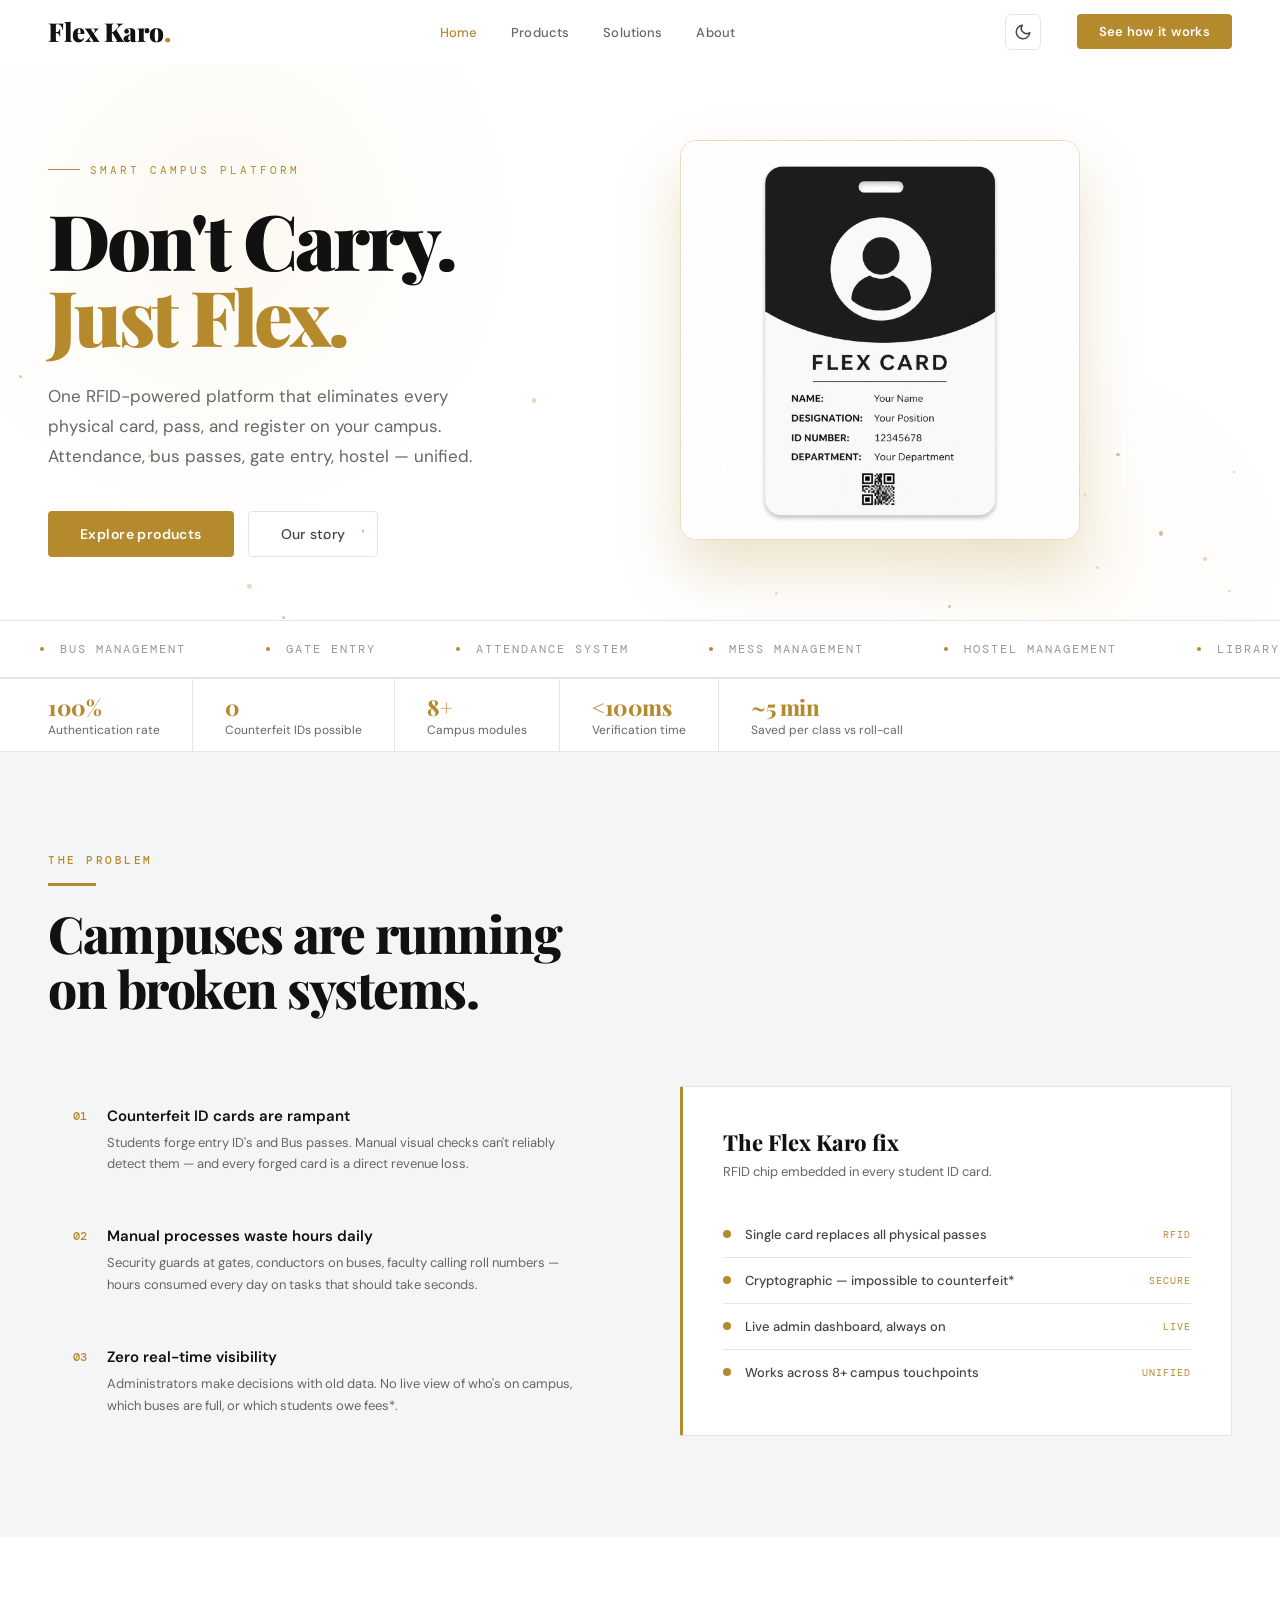
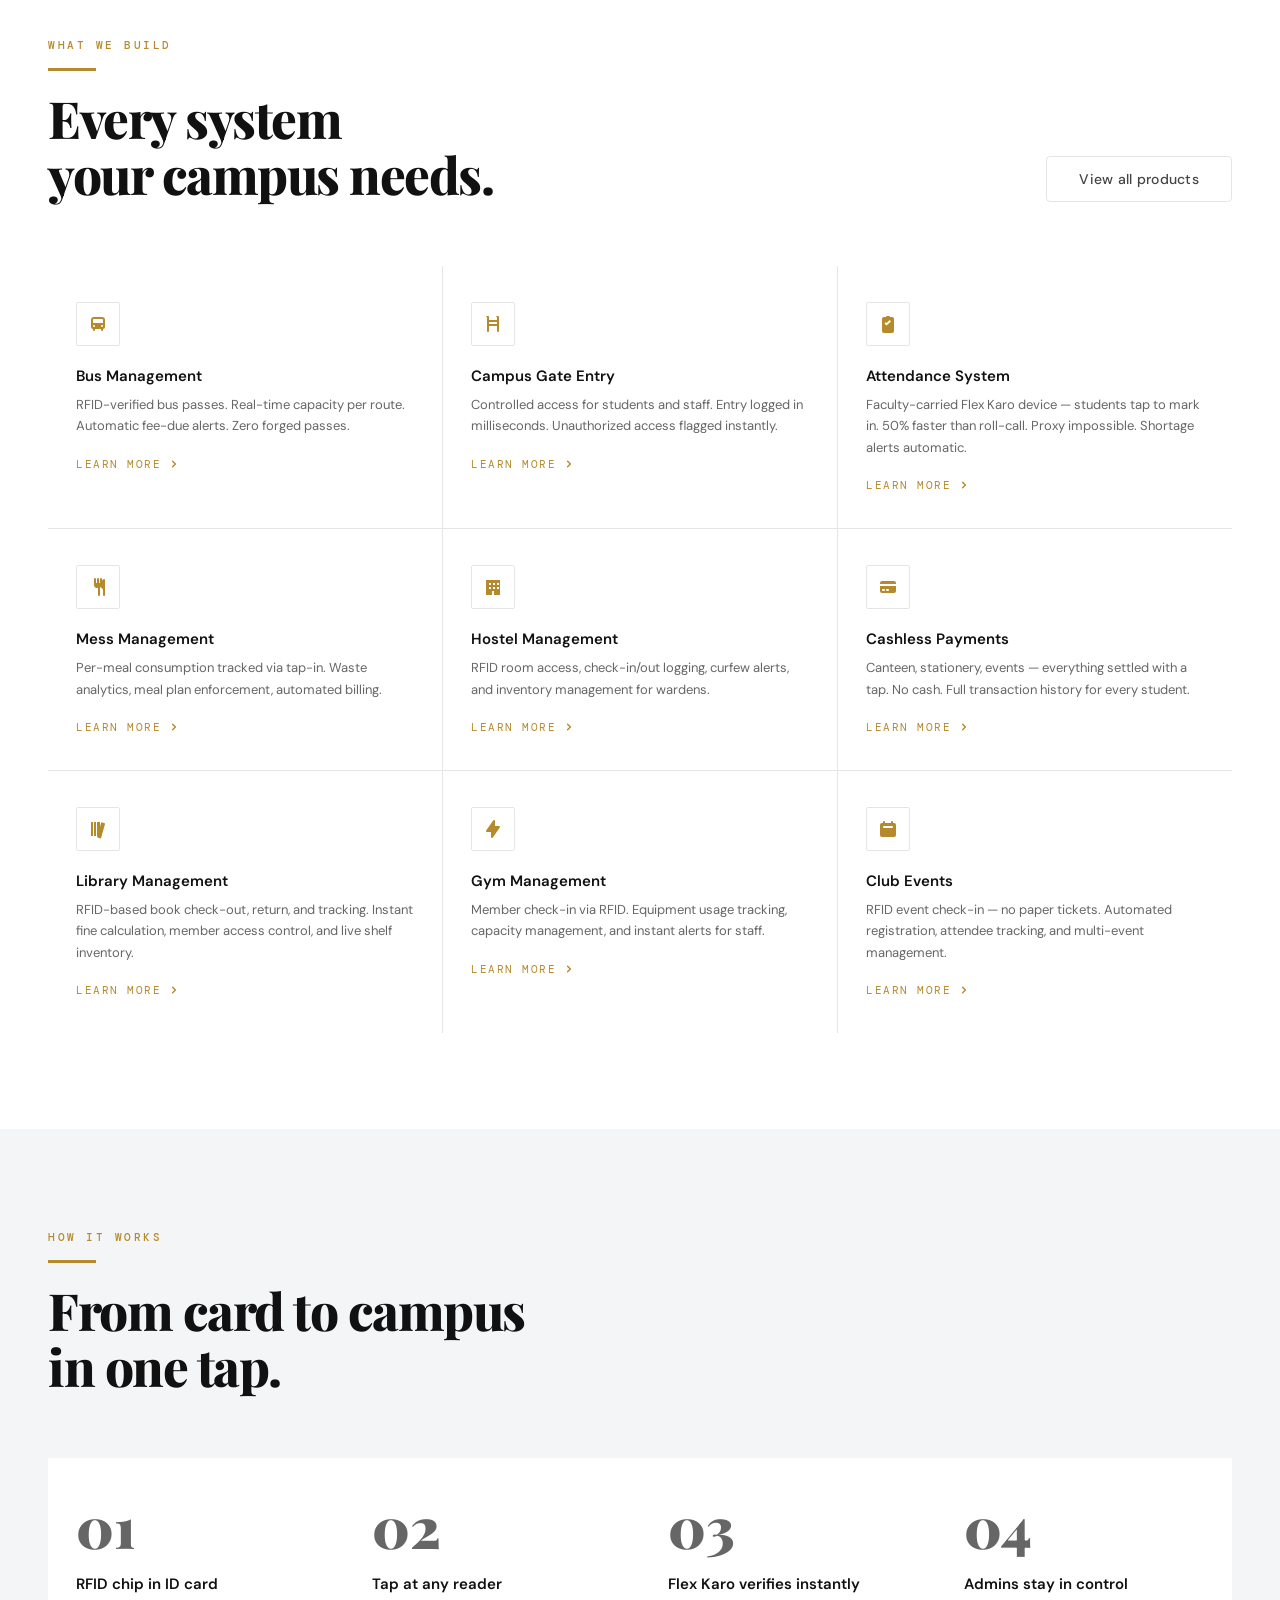
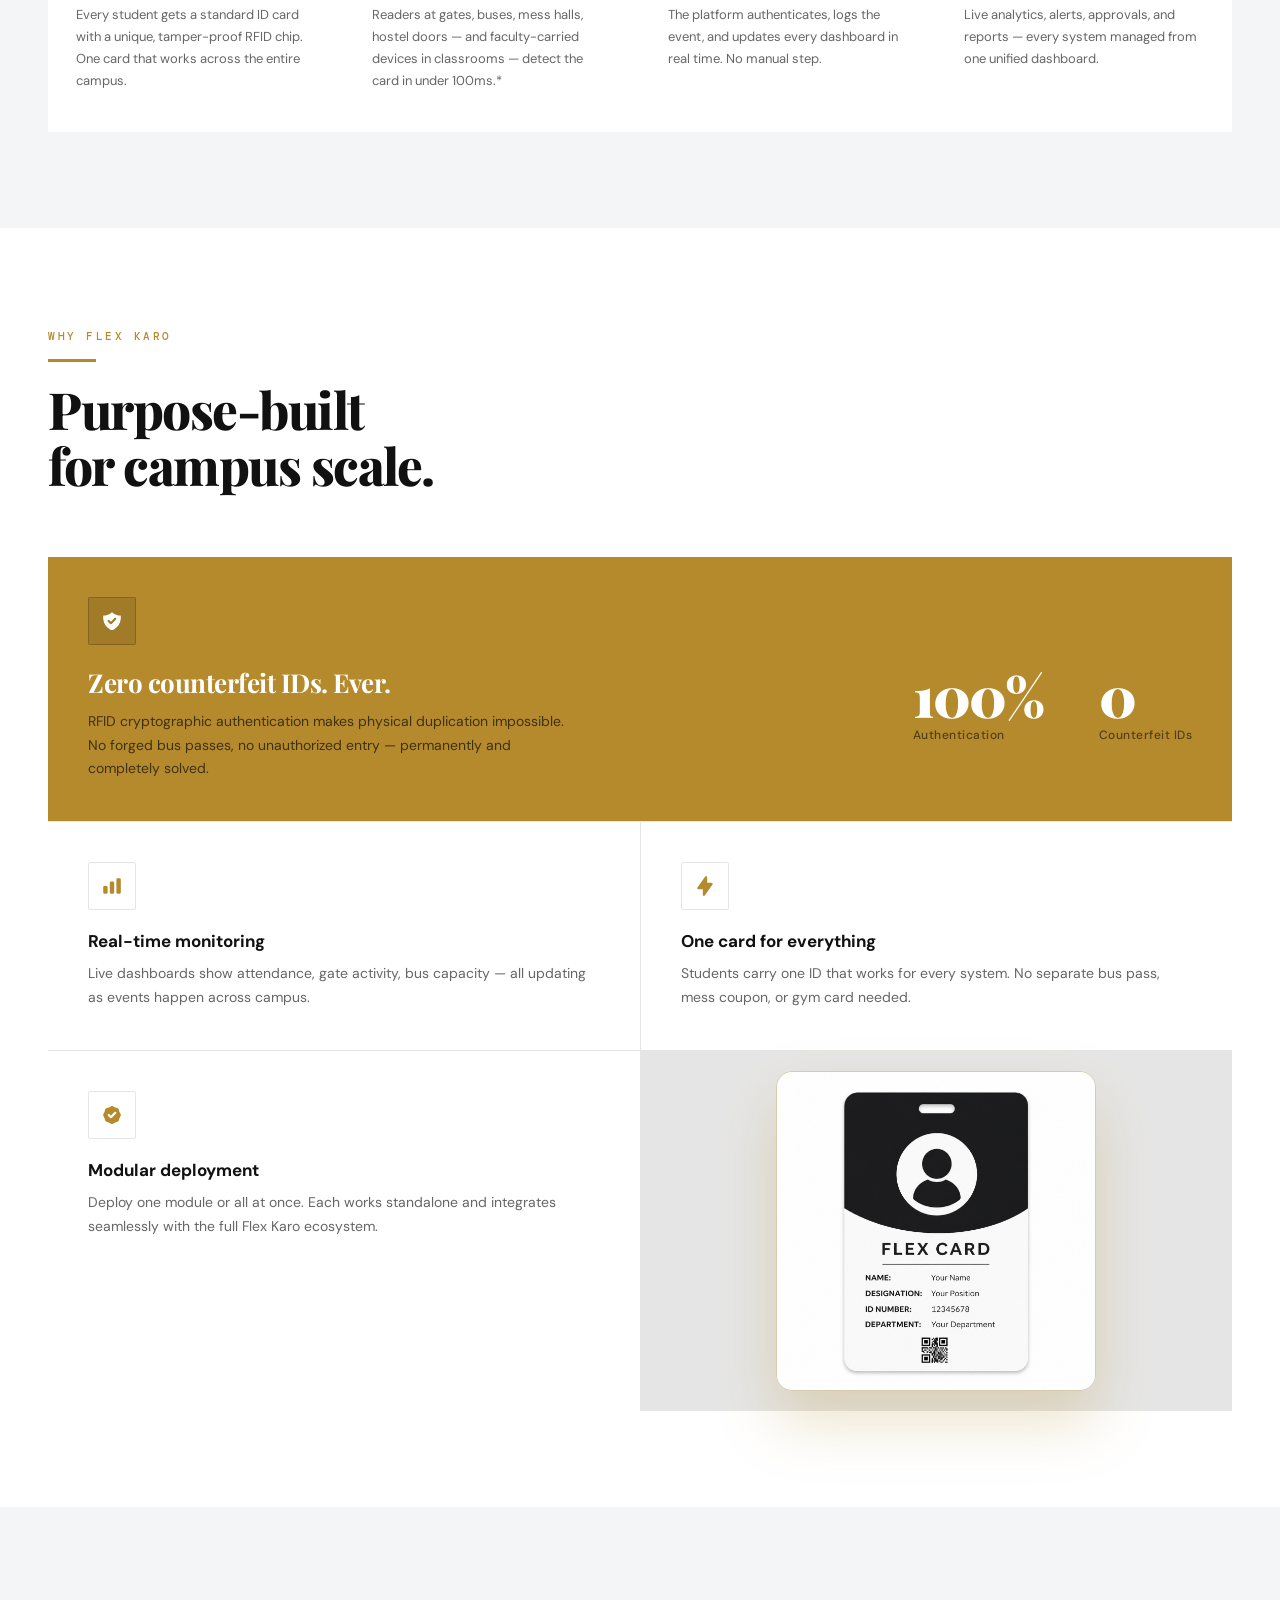
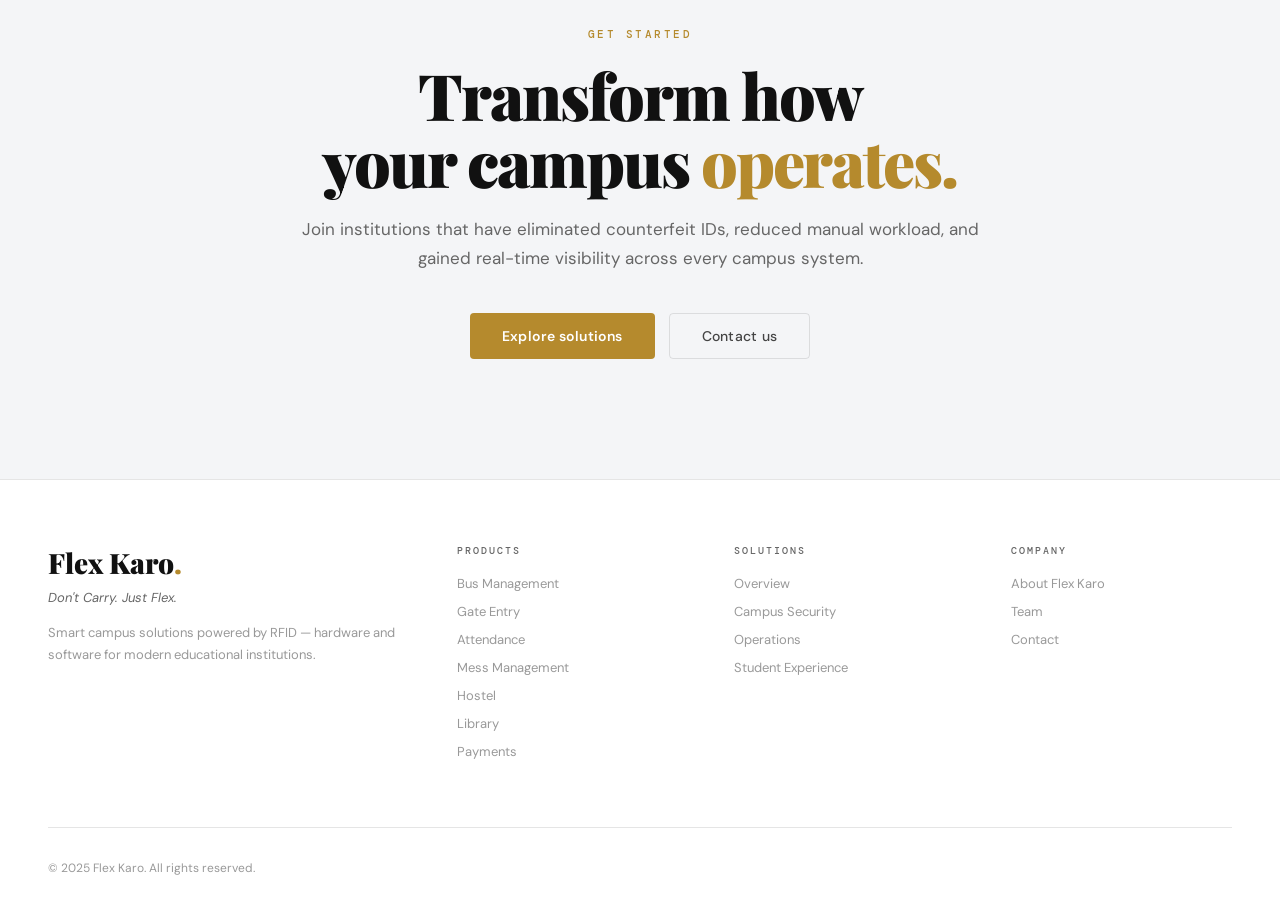
<file: index.html>
<!DOCTYPE html>
<html lang="en">

<head>
  <meta charset="UTF-8" />
  <meta name="viewport" content="width=device-width, initial-scale=1.0" />
  <title>Flex — Don't Carry. Just Flex.</title>
  <link rel="icon" type="image/svg+xml" href="assets/logo.svg" />
  <link rel="stylesheet" href="dark-theme.css" />
  <script src="assets/theme.js"></script>
  <style>
    /* ── HERO ── */
    .hero {
      background: var(--bg-void);
      display: flex;
      align-items: center;
      padding: 140px 48px 40px;
      position: relative;
      overflow: hidden;
    }

    .hero-bg-glow {
      position: absolute;
      top: -20%;
      left: -10%;
      width: 700px;
      height: 700px;
      border-radius: 50%;
      background: radial-gradient(circle, rgba(212, 168, 67, 0.07) 0%, transparent 65%);
      pointer-events: none;
      animation: glow-drift 8s ease-in-out infinite alternate;
    }

    .hero-bg-glow-2 {
      position: absolute;
      bottom: -30%;
      right: -5%;
      width: 500px;
      height: 500px;
      border-radius: 50%;
      background: radial-gradient(circle, rgba(212, 168, 67, 0.04) 0%, transparent 65%);
      pointer-events: none;
      animation: glow-drift 12s ease-in-out infinite alternate-reverse;
    }

    @keyframes glow-drift {
      from {
        transform: translate(0, 0) scale(1);
      }

      to {
        transform: translate(30px, 20px) scale(1.08);
      }
    }

    /* Grid lines bg */
    .hero-grid {
      position: absolute;
      inset: 0;
      pointer-events: none;
      background-image:
        linear-gradient(rgba(255, 255, 255, 0.025) 1px, transparent 1px),
        linear-gradient(90deg, rgba(255, 255, 255, 0.025) 1px, transparent 1px);
      background-size: 80px 80px;
      mask-image: radial-gradient(ellipse at 50% 50%, black 20%, transparent 80%);
    }

    .hero-inner {
      max-width: 1200px;
      margin: 0 auto;
      width: 100%;
      display: grid;
      grid-template-columns: 1fr 1fr;
      gap: 80px;
      align-items: center;
      position: relative;
      z-index: 1;
    }

    .hero-tag {
      font-family: var(--font-mono);
      font-size: 11px;
      letter-spacing: 3px;
      text-transform: uppercase;
      color: var(--gold);
      margin-bottom: 24px;
      display: flex;
      align-items: center;
      gap: 10px;
    }

    .hero-tag::before {
      content: '';
      display: block;
      width: 32px;
      height: 1px;
      background: var(--gold);
    }

    .hero-title {
      font-family: var(--font-display);
      font-size: clamp(48px, 6vw, 80px);
      font-weight: 900;
      line-height: 1.0;
      letter-spacing: -3px;
      color: var(--white);
      margin-bottom: 28px;
    }

    .hero-title .gold {
      color: var(--gold);
    }

    .hero-title .dim {
      color: var(--silver-dim);
    }

    .hero-sub {
      font-size: 17px;
      line-height: 1.75;
      color: var(--silver-dim);
      max-width: 460px;
      margin-bottom: 40px;
      font-weight: 400;
    }

    .hero-actions {
      display: flex;
      gap: 14px;
      align-items: center;
      flex-wrap: wrap;
    }

    /* Hero visual — dark cards */
    .hero-visual {
      position: relative;
      height: 440px;
    }

    .hv-card {
      position: absolute;
      background: var(--bg-card);
      border: 1px solid var(--border);
      border-radius: 2px;
      padding: 22px;
      transition: all 400ms var(--ease);
    }

    .hv-card:hover {
      border-color: var(--border-gold);
      transform: translateY(-4px);
    }

    .hv-main {
      width: 290px;
      top: 0;
      left: 0;
      z-index: 3;
      border-left: 2px solid var(--gold);
    }

    .hv-stat {
      width: 200px;
      top: 160px;
      left: 200px;
      z-index: 4;
    }

    .hv-mini {
      width: 200px;
      top: 300px;
      left: 10px;
      z-index: 2;
    }

    .hv-label {
      font-family: var(--font-mono);
      font-size: 10px;
      letter-spacing: 2px;
      text-transform: uppercase;
      color: var(--silver-dim);
      margin-bottom: 8px;
    }

    .hv-value {
      font-family: var(--font-display);
      font-size: 36px;
      font-weight: 800;
      letter-spacing: -1px;
      color: var(--white);
      line-height: 1;
    }

    .hv-sub {
      font-size: 12px;
      color: var(--silver-dim);
      margin-top: 4px;
    }

    .hv-title {
      font-size: 13px;
      font-weight: 600;
      color: var(--white);
      margin-bottom: 6px;
    }

    .hv-desc {
      font-size: 12px;
      color: var(--silver-dim);
      line-height: 1.5;
    }

    .hv-icon {
      width: 36px;
      height: 36px;
      border-radius: 2px;
      background: rgba(212, 168, 67, 0.12);
      border: 1px solid rgba(212, 168, 67, 0.2);
      display: flex;
      align-items: center;
      justify-content: center;
      margin-bottom: 14px;
    }

    .hv-icon svg {
      width: 16px;
      height: 16px;
      color: var(--gold);
    }

    /* Floating particle dots */
    .particle {
      position: absolute;
      width: 3px;
      height: 3px;
      border-radius: 50%;
      background: var(--gold);
      opacity: 0.5;
      animation: float-up linear infinite;
    }

    @keyframes float-up {
      from {
        transform: translateY(0) scale(1);
        opacity: 0.5;
      }

      to {
        transform: translateY(-120px) scale(0);
        opacity: 0;
      }
    }

    /* ── TRUST BAR ── */
    .trustbar {
      background: var(--bg-raised);
      border-top: 1px solid var(--border);
      border-bottom: 1px solid var(--border);
      padding: 0 48px;
    }

    .trustbar-inner {
      max-width: 1200px;
      margin: 0 auto;
      display: flex;
      align-items: stretch;
      height: 72px;
      overflow-x: auto;
      scrollbar-width: none;
    }

    .trustbar-inner::-webkit-scrollbar {
      display: none;
    }

    .trust-item {
      display: flex;
      align-items: center;
      gap: 10px;
      padding: 0 32px;
      flex-shrink: 0;
      border-right: 1px solid var(--border);
    }

    .trust-item:first-child {
      padding-left: 0;
    }

    .trust-item:last-child {
      border-right: none;
    }

    .trust-num {
      font-family: var(--font-display);
      font-size: 22px;
      font-weight: 800;
      color: var(--gold);
      letter-spacing: -0.5px;
    }

    .trust-label {
      font-size: 12px;
      color: var(--silver-dim);
      font-weight: 400;
    }

    /* ── PROBLEM ── */
    .problem-section {
      background: var(--bg-base);
    }

    .problem-layout {
      display: grid;
      grid-template-columns: 1fr 1fr;
      gap: 80px;
      align-items: center;
      margin-top: 64px;
    }

    .problem-list {
      display: flex;
      flex-direction: column;
      gap: 2px;
    }

    .prob-item {
      display: flex;
      gap: 20px;
      padding: 24px;
      border: 1px solid transparent;
      border-radius: 2px;
      transition: all var(--t) var(--ease);
      cursor: default;
    }

    .prob-item:hover {
      background: var(--bg-raised);
      border-color: var(--border);
    }

    .prob-num {
      font-family: var(--font-mono);
      font-size: 12px;
      color: var(--gold);
      font-weight: 500;
      flex-shrink: 0;
      margin-top: 2px;
    }

    .prob-title {
      font-size: 15px;
      font-weight: 600;
      color: var(--white);
      margin-bottom: 6px;
    }

    .prob-desc {
      font-size: 13px;
      color: var(--silver-dim);
      line-height: 1.65;
    }

    .solution-panel {
      background: var(--bg-card);
      border: 1px solid var(--border);
      border-radius: 2px;
      padding: 40px;
      border-left: 3px solid var(--gold);
    }

    .solution-panel-title {
      font-family: var(--font-display);
      font-size: 22px;
      font-weight: 800;
      margin-bottom: 6px;
    }

    .solution-panel-sub {
      font-size: 13px;
      color: var(--silver-dim);
      margin-bottom: 32px;
    }

    .sol-row {
      display: flex;
      align-items: center;
      gap: 14px;
      padding: 14px 0;
      border-bottom: 1px solid var(--border);
    }

    .sol-row:last-child {
      border-bottom: none;
    }

    .sol-dot {
      width: 8px;
      height: 8px;
      border-radius: 50%;
      background: var(--gold);
      flex-shrink: 0;
    }

    .sol-text {
      font-size: 13px;
      color: var(--silver);
      font-weight: 500;
    }

    .sol-tag {
      margin-left: auto;
      font-family: var(--font-mono);
      font-size: 10px;
      color: var(--gold);
      letter-spacing: 1px;
    }

    /* ── PRODUCTS ── */
    .products-section {
      background: var(--bg-raised);
    }

    .products-grid {
      display: grid;
      grid-template-columns: repeat(3, 1fr);
      gap: 1px;
      margin-top: 64px;
      background: var(--border);
    }

    .prod-card {
      background: var(--bg-card);
      padding: 36px 28px;
      transition: background var(--t) var(--ease);
      text-decoration: none;
      display: block;
      color: inherit;
      position: relative;
      overflow: hidden;
    }

    .prod-card::before {
      content: '';
      position: absolute;
      top: 0;
      left: 0;
      right: 0;
      height: 2px;
      background: var(--gold);
      transform: scaleX(0);
      transform-origin: left;
      transition: transform 300ms var(--ease);
    }

    .prod-card:hover {
      background: var(--bg-elevated);
      text-decoration: none;
      color: inherit;
    }

    .prod-card:hover::before {
      transform: scaleX(1);
    }

    .prod-icon {
      width: 44px;
      height: 44px;
      border-radius: 2px;
      margin-bottom: 20px;
      border: 1px solid var(--border);
      display: flex;
      align-items: center;
      justify-content: center;
      transition: border-color var(--t);
    }

    .prod-card:hover .prod-icon {
      border-color: var(--border-gold);
    }

    .prod-icon svg {
      width: 20px;
      height: 20px;
      color: var(--gold);
    }

    .prod-name {
      font-size: 15px;
      font-weight: 600;
      color: var(--white);
      margin-bottom: 8px;
    }

    .prod-desc {
      font-size: 13px;
      color: var(--silver-dim);
      line-height: 1.65;
      margin-bottom: 20px;
    }

    .prod-link {
      font-family: var(--font-mono);
      font-size: 11px;
      letter-spacing: 1.5px;
      text-transform: uppercase;
      color: var(--gold);
      display: flex;
      align-items: center;
      gap: 6px;
    }

    .prod-link svg {
      width: 14px;
      height: 14px;
      transition: transform 200ms;
    }

    .prod-card:hover .prod-link svg {
      transform: translateX(4px);
    }

    /* ── HOW IT WORKS ── */
    .how-section {
      background: var(--bg-base);
    }

    .how-steps {
      display: grid;
      grid-template-columns: repeat(4, 1fr);
      gap: 0;
      margin-top: 64px;
      background: var(--border);
    }

    .how-step {
      background: var(--bg-card);
      padding: 40px 28px;
      position: relative;
      transition: background var(--t) var(--ease);
    }

    .how-step:hover {
      background: var(--bg-elevated);
    }

    .how-step-num {
      font-family: var(--font-display);
      font-size: 56px;
      font-weight: 900;
      color: var(--silver-dim);
      line-height: 1;
      margin-bottom: 20px;
      transition: color 300ms var(--ease);
      user-select: none;
    }

    .how-step:hover .how-step-num {
      color: var(--gold);
    }

    .how-step-title {
      font-size: 15px;
      font-weight: 600;
      color: var(--white);
      margin-bottom: 10px;
    }

    .how-step-desc {
      font-size: 13px;
      color: var(--silver-dim);
      line-height: 1.7;
    }

    /* ── ADVANTAGES ── */
    .advantages-section {
      background: var(--bg-raised);
    }

    .adv-grid {
      display: grid;
      grid-template-columns: 1fr 1fr;
      gap: 1px;
      margin-top: 64px;
      background: var(--border);
    }

    .adv-card {
      background: var(--bg-card);
      padding: 40px;
      transition: background var(--t);
    }

    .adv-card:hover {
      background: var(--bg-elevated);
    }

    .adv-card.span2 {
      grid-column: 1/-1;
      background: var(--gold);
      color: var(--bg-void);
    }

    .adv-card.span2:hover {
      background: var(--gold-bright);
    }

    .adv-card.span2 .adv-icon svg {
      color: var(--bg-void);
    }

    .adv-card.span2 .adv-title {
      color: var(--bg-void);
    }

    .adv-card.span2 .adv-desc {
      color: rgba(0, 0, 0, 0.65);
    }

    .adv-icon {
      width: 48px;
      height: 48px;
      border-radius: 2px;
      border: 1px solid var(--border);
      margin-bottom: 20px;
      display: flex;
      align-items: center;
      justify-content: center;
    }

    .adv-card.span2 .adv-icon {
      border-color: rgba(0, 0, 0, 0.2);
      background: rgba(0, 0, 0, 0.1);
    }

    .adv-icon svg {
      width: 22px;
      height: 22px;
      color: var(--gold);
    }

    .adv-title {
      font-size: 17px;
      font-weight: 700;
      color: var(--white);
      margin-bottom: 10px;
    }

    .adv-desc {
      font-size: 14px;
      color: var(--silver-dim);
      line-height: 1.7;
    }

    .adv-stats {
      display: flex;
      gap: 56px;
      margin-top: 32px;
      flex-wrap: wrap;
    }

    .adv-stat-num {
      font-family: var(--font-display);
      font-size: 56px;
      font-weight: 900;
      letter-spacing: -2px;
      line-height: 1;
      color: var(--bg-void);
    }

    .adv-stat-label {
      font-size: 12px;
      color: rgba(0, 0, 0, 0.55);
      margin-top: 4px;
      font-weight: 500;
      letter-spacing: 0.5px;
    }

    .adv-span-inner {
      display: grid;
      grid-template-columns: 1fr auto;
      gap: 48px;
      align-items: center;
    }

    /* ── MARQUEE ── */
    .marquee-section {
      background: var(--bg-void);
      border-top: 1px solid var(--border);
      border-bottom: 1px solid var(--border);
      padding: 20px 0;
      overflow: hidden;
    }

    .marquee-track {
      display: flex;
      gap: 0;
      width: max-content;
      animation: marquee 20s linear infinite;
    }

    @keyframes marquee {
      from {
        transform: translateX(0);
      }

      to {
        transform: translateX(-50%);
      }
    }

    .marquee-item {
      padding: 0 40px;
      font-family: var(--font-mono);
      font-size: 12px;
      letter-spacing: 2px;
      text-transform: uppercase;
      color: var(--muted);
      display: flex;
      align-items: center;
      gap: 16px;
      white-space: nowrap;
    }

    .marquee-item .dot {
      width: 4px;
      height: 4px;
      border-radius: 50%;
      background: var(--gold);
      flex-shrink: 0;
    }

    /* ── CTA ── */
    .cta-section {
      background: var(--bg-base);
      padding: 120px 48px;
      text-align: center;
    }

    .cta-inner {
      max-width: 680px;
      margin: 0 auto;
    }

    .cta-title {
      font-family: var(--font-display);
      font-size: clamp(36px, 5vw, 64px);
      font-weight: 900;
      letter-spacing: -2px;
      line-height: 1.05;
      color: var(--white);
      margin-bottom: 20px;
    }

    .cta-title .gold {
      color: var(--gold);
    }

    .cta-sub {
      font-size: 17px;
      color: var(--silver-dim);
      line-height: 1.7;
      margin-bottom: 40px;
    }

    .cta-btns {
      display: flex;
      gap: 14px;
      justify-content: center;
      flex-wrap: wrap;
    }

    @media (max-width: 900px) {
      .hero-inner {
        grid-template-columns: 1fr;
        gap: 48px;
      }

      .hero-visual {
        display: none;
      }

      .problem-layout {
        grid-template-columns: 1fr;
      }

      .products-grid {
        grid-template-columns: 1fr 1fr;
      }

      .how-steps {
        grid-template-columns: 1fr 1fr;
      }

      .adv-grid {
        grid-template-columns: 1fr;
      }

      .adv-card.span2 {
        grid-column: 1;
      }

      .adv-span-inner {
        grid-template-columns: 1fr;
      }

      .trustbar {
        padding: 0 24px;
      }
    }

    @media (max-width: 560px) {
      .hero {
        padding: 100px 20px 64px;
      }

      .products-grid {
        grid-template-columns: 1fr;
      }

      .how-steps {
        grid-template-columns: 1fr;
      }

      .trustbar {
        padding: 0 20px;
      }
    }
  </style>
</head>

<body>

  <!-- NAV -->
  <nav class="nav">
    <a href="index.html" class="nav-logo">Flex Karo<span class="dot">.</span></a>
    <ul class="nav-links">
      <li><a href="index.html" class="active">Home</a></li>
      <li><a href="products.html">Products</a></li>
      <li><a href="solutions.html">Solutions</a></li>
      <li><a href="about.html">About</a></li>
    </ul>
    <div style="display:flex; align-items:center; margin-left:auto;">
      <button id="theme-toggle" class="theme-toggle" aria-label="Toggle theme">
        <svg class="sun-icon" viewBox="0 0 24 24" fill="none" stroke="currentColor" stroke-width="2"
          stroke-linecap="round" stroke-linejoin="round">
          <circle cx="12" cy="12" r="5"></circle>
          <line x1="12" y1="1" x2="12" y2="3"></line>
          <line x1="12" y1="21" x2="12" y2="23"></line>
          <line x1="4.22" y1="4.22" x2="5.64" y2="5.64"></line>
          <line x1="18.36" y1="18.36" x2="19.78" y2="19.78"></line>
          <line x1="1" y1="12" x2="3" y2="12"></line>
          <line x1="21" y1="12" x2="23" y2="12"></line>
          <line x1="4.22" y1="19.78" x2="5.64" y2="18.36"></line>
          <line x1="18.36" y1="5.64" x2="19.78" y2="4.22"></line>
        </svg>
        <svg class="moon-icon" viewBox="0 0 24 24" fill="none" stroke="currentColor" stroke-width="2"
          stroke-linecap="round" stroke-linejoin="round">
          <path d="M21 12.79A9 9 0 1 1 11.21 3 7 7 0 0 0 21 12.79z"></path>
        </svg>
      </button>
      <a href="solutions.html" class="nav-cta">See how it works</a>
    </div>
  </nav>

  <!-- HERO -->
  <section class="hero">
    <div class="hero-bg-glow"></div>
    <div class="hero-bg-glow-2"></div>
    <div class="hero-grid"></div>

    <!-- Particles -->
    <div id="particles"></div>

    <div class="hero-inner">
      <div>
        <div class="hero-tag fade-in">Smart Campus Platform</div>
        <h1 class="hero-title">
          Don't Carry.<br /><span class="gold">Just Flex.</span>
        </h1>
        <p class="hero-sub">One RFID-powered platform that eliminates every physical card, pass, and register on your
          campus. Attendance, bus passes, gate entry, hostel — unified.</p>
        <div class="hero-actions">
          <a href="products.html" class="btn-gold">Explore products</a>
          <a href="about.html" class="btn-ghost">Our story</a>
        </div>
      </div>
      <div class="hero-visual" id="hero-visual">
        <img src="assets/flex-card.png" alt="Flex Karo ID Card" class="floating-card glow-gold">
      </div>
    </div>
  </section>

  <!-- MARQUEE -->
  <div class="marquee-section fade-in" style="animation-delay: 0.6s;">
    <div class="marquee-track" id="marquee">
      <div class="marquee-item"><span class="dot"></span>Bus Management</div>
      <div class="marquee-item"><span class="dot"></span>Gate Entry</div>
      <div class="marquee-item"><span class="dot"></span>Attendance System</div>
      <div class="marquee-item"><span class="dot"></span>Mess Management</div>
      <div class="marquee-item"><span class="dot"></span>Hostel Management</div>
      <div class="marquee-item"><span class="dot"></span>Library Management</div>
      <div class="marquee-item"><span class="dot"></span>Cashless Payments</div>
      <div class="marquee-item"><span class="dot"></span>Gym Management</div>
      <div class="marquee-item"><span class="dot"></span>Club Events</div>
      <div class="marquee-item"><span class="dot"></span>ID Authentication</div>
      <!-- duplicate for seamless loop -->
      <div class="marquee-item"><span class="dot"></span>Bus Management</div>
      <div class="marquee-item"><span class="dot"></span>Gate Entry</div>
      <div class="marquee-item"><span class="dot"></span>Attendance System</div>
      <div class="marquee-item"><span class="dot"></span>Mess Management</div>
      <div class="marquee-item"><span class="dot"></span>Hostel Management</div>
      <div class="marquee-item"><span class="dot"></span>Library Management</div>
      <div class="marquee-item"><span class="dot"></span>Cashless Payments</div>
      <div class="marquee-item"><span class="dot"></span>Gym Management</div>
      <div class="marquee-item"><span class="dot"></span>Club Events</div>
      <div class="marquee-item"><span class="dot"></span>ID Authentication</div>
    </div>
  </div>

  <!-- TRUST BAR -->
  <div class="trustbar">
    <div class="trustbar-inner">
      <div class="trust-item">
        <div>
          <div class="trust-num">100%</div>
          <div class="trust-label">Authentication rate</div>
        </div>
      </div>
      <div class="trust-item">
        <div>
          <div class="trust-num">0</div>
          <div class="trust-label">Counterfeit IDs possible</div>
        </div>
      </div>
      <div class="trust-item">
        <div>
          <div class="trust-num">8+</div>
          <div class="trust-label">Campus modules</div>
        </div>
      </div>
      <div class="trust-item">
        <div>
          <div class="trust-num">&lt;100ms</div>
          <div class="trust-label">Verification time</div>
        </div>
      </div>
      <div class="trust-item">
        <div>
          <div class="trust-num">~5 min</div>
          <div class="trust-label">Saved per class vs roll-call</div>
        </div>
      </div>
    </div>
  </div>

  <!-- PROBLEM -->
  <section class="section problem-section">
    <div class="section-inner">
      <span class="eyebrow">The problem</span>
      <span class="gold-line"></span>
      <h2 class="section-title">Campuses are running<br />on broken systems.</h2>
      <div class="problem-layout">
        <div class="problem-list reveal">
          <div class="prob-item">
            <div class="prob-num">01</div>
            <div>
              <div class="prob-title">Counterfeit ID cards are rampant</div>
              <div class="prob-desc">Students forge entry ID's and Bus passes. Manual visual checks can't reliably
                detect
                them — and every forged card is a direct revenue loss.</div>
            </div>
          </div>
          <div class="prob-item">
            <div class="prob-num">02</div>
            <div>
              <div class="prob-title">Manual processes waste hours daily</div>
              <div class="prob-desc">Security guards at gates, conductors on buses, faculty calling roll numbers — hours
                consumed every day on tasks that should take seconds.</div>
            </div>
          </div>
          <div class="prob-item">
            <div class="prob-num">03</div>
            <div>
              <div class="prob-title">Zero real-time visibility</div>
              <div class="prob-desc">Administrators make decisions with old data. No live view of who's on
                campus, which buses are full, or which students owe fees*.</div>
            </div>
          </div>
        </div>
        <div class="solution-panel reveal reveal-delay-2">
          <div class="solution-panel-title">The Flex Karo fix</div>
          <div class="solution-panel-sub">RFID chip embedded in every student ID card.</div>
          <div class="sol-row">
            <div class="sol-dot"></div>
            <div class="sol-text">Single card replaces all physical passes</div>
            <div class="sol-tag">RFID</div>
          </div>
          <div class="sol-row">
            <div class="sol-dot"></div>
            <div class="sol-text">Cryptographic — impossible to counterfeit*</div>
            <div class="sol-tag">SECURE</div>
          </div>
          <div class="sol-row">
            <div class="sol-dot"></div>
            <div class="sol-text">Live admin dashboard, always on</div>
            <div class="sol-tag">LIVE</div>
          </div>
          <div class="sol-row">
            <div class="sol-dot"></div>
            <div class="sol-text">Works across 8+ campus touchpoints</div>
            <div class="sol-tag">UNIFIED</div>
          </div>
        </div>
      </div>
    </div>
  </section>

  <!-- PRODUCTS -->
  <section class="section products-section" id="products">
    <div class="section-inner">
      <span class="eyebrow">What we build</span>
      <span class="gold-line"></span>
      <div style="display:flex; justify-content:space-between; align-items:flex-end; flex-wrap:wrap; gap:20px;">
        <h2 class="section-title" style="margin-bottom:0;">Every system<br />your campus needs.</h2>
        <a href="products.html" class="btn-ghost">View all products</a>
      </div>
      <div class="products-grid reveal">
        <a href="products.html#bus" class="prod-card">
          <div class="prod-icon"><svg viewBox="0 0 20 20" fill="currentColor">
              <path fill-rule="evenodd"
                d="M3 6a3 3 0 013-3h8a3 3 0 013 3v7a2 2 0 01-2 2v1a1 1 0 11-2 0v-1H7v1a1 1 0 11-2 0v-1a2 2 0 01-2-2V6zm2 0v3h10V6c0-.55-.45-1-1-1H6c-.55 0-1 .45-1 1zm1 5a1 1 0 100 2 1 1 0 000-2zm8 0a1 1 0 100 2 1 1 0 000-2z"
                clip-rule="evenodd" />
            </svg></div>
          <div class="prod-name">Bus Management</div>
          <div class="prod-desc">RFID-verified bus passes. Real-time capacity per route. Automatic fee-due alerts. Zero
            forged passes.</div>
          <div class="prod-link">Learn more <svg viewBox="0 0 20 20" fill="currentColor">
              <path fill-rule="evenodd"
                d="M7.293 14.707a1 1 0 010-1.414L10.586 10 7.293 6.707a1 1 0 011.414-1.414l4 4a1 1 0 010 1.414l-4 4a1 1 0 01-1.414 0z"
                clip-rule="evenodd" />
            </svg></div>
        </a>
        <a href="products.html#gate" class="prod-card">
          <div class="prod-icon"><svg viewBox="0 0 20 20" fill="currentColor">
              <path
                d="M3 3a1 1 0 011-1h1a1 1 0 011 1v14a1 1 0 11-2 0V3zm10 0a1 1 0 011-1h1a1 1 0 011 1v14a1 1 0 11-2 0V3zM6 6h8v2H6V6zm0 4h8v2H6v-2z" />
            </svg></div>
          <div class="prod-name">Campus Gate Entry</div>
          <div class="prod-desc">Controlled access for students and staff. Entry logged in milliseconds. Unauthorized
            access flagged instantly.</div>
          <div class="prod-link">Learn more <svg viewBox="0 0 20 20" fill="currentColor">
              <path fill-rule="evenodd"
                d="M7.293 14.707a1 1 0 010-1.414L10.586 10 7.293 6.707a1 1 0 011.414-1.414l4 4a1 1 0 010 1.414l-4 4a1 1 0 01-1.414 0z"
                clip-rule="evenodd" />
            </svg></div>
        </a>
        <a href="products.html#attendance" class="prod-card">
          <div class="prod-icon"><svg viewBox="0 0 20 20" fill="currentColor">
              <path fill-rule="evenodd"
                d="M9 2a1 1 0 00-1 1H6a2 2 0 00-2 2v12a2 2 0 002 2h8a2 2 0 002-2V5a2 2 0 00-2-2h-2a1 1 0 00-1-1H9zm-.5 9.5l-2-2 1.4-1.4L8.5 9.2 11.6 6.1 13 7.5l-4.5 4z"
                clip-rule="evenodd" />
            </svg></div>
          <div class="prod-name">Attendance System</div>
          <div class="prod-desc">Faculty-carried Flex Karo device — students tap to mark in. 50% faster than roll-call.
            Proxy impossible. Shortage alerts automatic.</div>
          <div class="prod-link">Learn more <svg viewBox="0 0 20 20" fill="currentColor">
              <path fill-rule="evenodd"
                d="M7.293 14.707a1 1 0 010-1.414L10.586 10 7.293 6.707a1 1 0 011.414-1.414l4 4a1 1 0 010 1.414l-4 4a1 1 0 01-1.414 0z"
                clip-rule="evenodd" />
            </svg></div>
        </a>
        <a href="products.html#mess" class="prod-card">
          <div class="prod-icon"><svg viewBox="0 0 20 20" fill="currentColor">
              <path
                d="M6 2a1 1 0 112 0v4h1V2a1 1 0 112 0v4h1V2a1 1 0 112 0v6a3 3 0 01-2 2.83V18a1 1 0 11-2 0v-7.17A3 3 0 016 8V2zm10 0a1 1 0 011 1v15a1 1 0 11-2 0v-6c-1 0-2-1-2-3 0-3 1-7 3-7z" />
            </svg></div>
          <div class="prod-name">Mess Management</div>
          <div class="prod-desc">Per-meal consumption tracked via tap-in. Waste analytics, meal plan enforcement,
            automated billing.</div>
          <div class="prod-link">Learn more <svg viewBox="0 0 20 20" fill="currentColor">
              <path fill-rule="evenodd"
                d="M7.293 14.707a1 1 0 010-1.414L10.586 10 7.293 6.707a1 1 0 011.414-1.414l4 4a1 1 0 010 1.414l-4 4a1 1 0 01-1.414 0z"
                clip-rule="evenodd" />
            </svg></div>
        </a>
        <a href="products.html#hostel" class="prod-card">
          <div class="prod-icon"><svg viewBox="0 0 20 20" fill="currentColor">
              <path fill-rule="evenodd"
                d="M3 3v15h6v-4h2v4h6V3H3zm3 3h2v2H6V6zm4 0h2v2h-2V6zm4 0h2v2h-2V6zM6 10h2v2H6v-2zm4 0h2v2h-2v-2zm4 0h2v2h-2v-2z"
                clip-rule="evenodd" />
            </svg></div>
          <div class="prod-name">Hostel Management</div>
          <div class="prod-desc">RFID room access, check-in/out logging, curfew alerts, and inventory management for
            wardens.</div>
          <div class="prod-link">Learn more <svg viewBox="0 0 20 20" fill="currentColor">
              <path fill-rule="evenodd"
                d="M7.293 14.707a1 1 0 010-1.414L10.586 10 7.293 6.707a1 1 0 011.414-1.414l4 4a1 1 0 010 1.414l-4 4a1 1 0 01-1.414 0z"
                clip-rule="evenodd" />
            </svg></div>
        </a>
        <a href="products.html#payments" class="prod-card">
          <div class="prod-icon"><svg viewBox="0 0 20 20" fill="currentColor">
              <path d="M4 4a2 2 0 00-2 2v1h16V6a2 2 0 00-2-2H4z" />
              <path fill-rule="evenodd"
                d="M18 9H2v5a2 2 0 002 2h12a2 2 0 002-2V9zM4 13a1 1 0 011-1h1a1 1 0 110 2H5a1 1 0 01-1-1zm5-1a1 1 0 100 2h1a1 1 0 100-2H9z"
                clip-rule="evenodd" />
            </svg></div>
          <div class="prod-name">Cashless Payments</div>
          <div class="prod-desc">Canteen, stationery, events — everything settled with a tap. No cash. Full transaction
            history for every student.</div>
          <div class="prod-link">Learn more <svg viewBox="0 0 20 20" fill="currentColor">
              <path fill-rule="evenodd"
                d="M7.293 14.707a1 1 0 010-1.414L10.586 10 7.293 6.707a1 1 0 011.414-1.414l4 4a1 1 0 010 1.414l-4 4a1 1 0 01-1.414 0z"
                clip-rule="evenodd" />
            </svg></div>
        </a>
        <a href="products.html#library" class="prod-card">
          <div class="prod-icon"><svg viewBox="0 0 20 20" fill="currentColor">
              <path
                d="M3 3h2v14H3V3zm3 0h2v14H6V3zm3 0h3v14H9V3zm5.31.4l1.93.55a1 1 0 01.69 1.23l-3.79 13.49a1 1 0 01-1.23.69l-1.93-.55a1 1 0 01-.69-1.23L13.08 4.09a1 1 0 011.23-.69z" />
            </svg></div>
          <div class="prod-name">Library Management</div>
          <div class="prod-desc">RFID-based book check-out, return, and tracking. Instant fine calculation, member access
            control, and live shelf inventory.</div>
          <div class="prod-link">Learn more <svg viewBox="0 0 20 20" fill="currentColor">
              <path fill-rule="evenodd"
                d="M7.293 14.707a1 1 0 010-1.414L10.586 10 7.293 6.707a1 1 0 011.414-1.414l4 4a1 1 0 010 1.414l-4 4a1 1 0 01-1.414 0z"
                clip-rule="evenodd" />
            </svg></div>
        </a>
        <a href="products.html#gym" class="prod-card">
          <div class="prod-icon"><svg viewBox="0 0 20 20" fill="currentColor">
              <path fill-rule="evenodd"
                d="M11.3 1.046A1 1 0 0112 2v5h4a1 1 0 01.82 1.573l-7 10A1 1 0 018 18v-5H4a1 1 0 01-.82-1.573l7-10a1 1 0 011.12-.38z"
                clip-rule="evenodd" />
            </svg></div>
          <div class="prod-name">Gym Management</div>
          <div class="prod-desc">Member check-in via RFID. Equipment usage tracking, capacity management, and instant
            alerts for staff.</div>
          <div class="prod-link">Learn more <svg viewBox="0 0 20 20" fill="currentColor">
              <path fill-rule="evenodd"
                d="M7.293 14.707a1 1 0 010-1.414L10.586 10 7.293 6.707a1 1 0 011.414-1.414l4 4a1 1 0 010 1.414l-4 4a1 1 0 01-1.414 0z"
                clip-rule="evenodd" />
            </svg></div>
        </a>
        <a href="products.html#events" class="prod-card">
          <div class="prod-icon"><svg viewBox="0 0 20 20" fill="currentColor">
              <path fill-rule="evenodd"
                d="M6 2a1 1 0 00-1 1v1H4a2 2 0 00-2 2v10a2 2 0 002 2h12a2 2 0 002-2V6a2 2 0 00-2-2h-1V3a1 1 0 10-2 0v1H7V3a1 1 0 00-1-1zm0 5a1 1 0 000 2h8a1 1 0 100-2H6z"
                clip-rule="evenodd" />
            </svg></div>
          <div class="prod-name">Club Events</div>
          <div class="prod-desc">RFID event check-in — no paper tickets. Automated registration, attendee tracking, and
            multi-event management.</div>
          <div class="prod-link">Learn more <svg viewBox="0 0 20 20" fill="currentColor">
              <path fill-rule="evenodd"
                d="M7.293 14.707a1 1 0 010-1.414L10.586 10 7.293 6.707a1 1 0 011.414-1.414l4 4a1 1 0 010 1.414l-4 4a1 1 0 01-1.414 0z"
                clip-rule="evenodd" />
            </svg></div>
        </a>
      </div>
    </div>
  </section>

  <!-- HOW IT WORKS -->
  <section class="section how-section">
    <div class="section-inner">
      <span class="eyebrow">How it works</span>
      <span class="gold-line"></span>
      <h2 class="section-title">From card to campus<br />in one tap.</h2>
      <div class="how-steps reveal">
        <div class="how-step">
          <div class="how-step-num">01</div>
          <div class="how-step-title">RFID chip in ID card</div>
          <div class="how-step-desc">Every student gets a standard ID card with a unique, tamper-proof RFID chip. One
            card that works across the entire campus.</div>
        </div>
        <div class="how-step">
          <div class="how-step-num">02</div>
          <div class="how-step-title">Tap at any reader</div>
          <div class="how-step-desc">Readers at gates, buses, mess halls, hostel doors — and faculty-carried devices in
            classrooms — detect the card in under 100ms.*</div>
        </div>
        <div class="how-step">
          <div class="how-step-num">03</div>
          <div class="how-step-title">Flex Karo verifies instantly</div>
          <div class="how-step-desc">The platform authenticates, logs the event, and updates every dashboard in real
            time. No manual step.</div>
        </div>
        <div class="how-step">
          <div class="how-step-num">04</div>
          <div class="how-step-title">Admins stay in control</div>
          <div class="how-step-desc">Live analytics, alerts, approvals, and reports — every system managed from one
            unified dashboard.</div>
        </div>
      </div>
    </div>
  </section>

  <!-- ADVANTAGES -->
  <section class="section advantages-section">
    <div class="section-inner">
      <span class="eyebrow">Why Flex Karo</span>
      <span class="gold-line"></span>
      <h2 class="section-title">Purpose-built<br />for campus scale.</h2>
      <div class="adv-grid reveal">
        <div class="adv-card span2">
          <div class="adv-span-inner">
            <div>
              <div class="adv-icon"><svg viewBox="0 0 20 20" fill="currentColor">
                  <path fill-rule="evenodd"
                    d="M2.166 4.999A11.954 11.954 0 0010 1.944 11.954 11.954 0 0017.834 5c.11.65.166 1.32.166 2.001 0 5.225-3.34 9.67-8 11.317C5.34 16.67 2 12.225 2 7c0-.682.057-1.35.166-2.001zm11.541 3.708a1 1 0 00-1.414-1.414L9 10.586 7.707 9.293a1 1 0 00-1.414 1.414l2 2a1 1 0 001.414 0l4-4z"
                    clip-rule="evenodd" />
                </svg></div>
              <div class="adv-title" style="font-family:var(--font-display);font-size:26px;letter-spacing:-0.5px;">Zero
                counterfeit IDs. Ever.</div>
              <div class="adv-desc" style="max-width:480px;">RFID cryptographic authentication makes physical
                duplication impossible. No forged bus passes, no unauthorized entry — permanently and completely solved.
              </div>
            </div>
            <div class="adv-stats">
              <div>
                <div class="adv-stat-num">100%</div>
                <div class="adv-stat-label">Authentication</div>
              </div>
              <div>
                <div class="adv-stat-num">0</div>
                <div class="adv-stat-label">Counterfeit IDs</div>
              </div>
            </div>
          </div>
        </div>
        <div class="adv-card">
          <div class="adv-icon"><svg viewBox="0 0 20 20" fill="currentColor">
              <path
                d="M2 11a1 1 0 011-1h2a1 1 0 011 1v5a1 1 0 01-1 1H3a1 1 0 01-1-1v-5zm6-4a1 1 0 011-1h2a1 1 0 011 1v9a1 1 0 01-1 1H9a1 1 0 01-1-1V7zm6-3a1 1 0 011-1h2a1 1 0 011 1v12a1 1 0 01-1 1h-2a1 1 0 01-1-1V4z" />
            </svg></div>
          <div class="adv-title">Real-time monitoring</div>
          <div class="adv-desc">Live dashboards show attendance, gate activity, bus capacity — all updating as events
            happen across campus.</div>
        </div>
        <div class="adv-card">
          <div class="adv-icon"><svg viewBox="0 0 20 20" fill="currentColor">
              <path fill-rule="evenodd"
                d="M11.3 1.046A1 1 0 0112 2v5h4a1 1 0 01.82 1.573l-7 10A1 1 0 018 18v-5H4a1 1 0 01-.82-1.573l7-10a1 1 0 011.12-.38z"
                clip-rule="evenodd" />
            </svg></div>
          <div class="adv-title">One card for everything</div>
          <div class="adv-desc">Students carry one ID that works for every system. No separate bus pass, mess coupon, or
            gym card needed.</div>
        </div>
        <div class="adv-card">
          <div class="adv-icon"><svg viewBox="0 0 20 20" fill="currentColor">
              <path fill-rule="evenodd"
                d="M6.267 3.455a3.066 3.066 0 001.745-.723 3.066 3.066 0 013.976 0 3.066 3.066 0 001.745.723 3.066 3.066 0 012.812 2.812c.051.643.304 1.254.723 1.745a3.066 3.066 0 010 3.976 3.066 3.066 0 00-.723 1.745 3.066 3.066 0 01-2.812 2.812 3.066 3.066 0 00-1.745.723 3.066 3.066 0 01-3.976 0 3.066 3.066 0 00-1.745-.723 3.066 3.066 0 01-2.812-2.812 3.066 3.066 0 00-.723-1.745 3.066 3.066 0 010-3.976 3.066 3.066 0 00.723-1.745 3.066 3.066 0 012.812-2.812zm7.44 5.252a1 1 0 00-1.414-1.414L9 10.586 7.707 9.293a1 1 0 00-1.414 1.414l2 2a1 1 0 001.414 0l4-4z"
                clip-rule="evenodd" />
            </svg></div>
          <div class="adv-title">Modular deployment</div>
          <div class="adv-desc">Deploy one module or all at once. Each works standalone and integrates seamlessly with
            the full Flex Karo ecosystem.</div>
        </div>
        <!-- Free space for the card -->
        <div style="display: flex; align-items: center; justify-content: center; padding: 20px;">
          <img src="assets/flex-card.png" alt="Flex Karo ID Card" class="floating-card glow-gold" style="max-width: 320px;">
        </div>
      </div>
    </div>
  </section>

  <!-- CTA -->
  <section class="cta-section">
    <div class="cta-inner">
      <span class="eyebrow" style="display:block; text-align:center; margin-bottom:20px;">Get started</span>
      <h2 class="cta-title">Transform how<br />your campus <span class="gold">operates.</span></h2>
      <p class="cta-sub">Join institutions that have eliminated counterfeit IDs, reduced manual workload, and gained
        real-time visibility across every campus system.</p>
      <div class="cta-btns">
        <a href="solutions.html" class="btn-gold">Explore solutions</a>
        <a href="about.html#contact" class="btn-ghost">Contact us</a>
      </div>
    </div>
  </section>

  <!-- FOOTER -->
  <footer>
    <div class="footer-inner">
      <div class="footer-top">
        <div>
          <div class="footer-logo">Flex Karo<span>.</span></div>
          <div class="footer-tagline">Don't Carry. Just Flex.</div>
          <div class="footer-desc">Smart campus solutions powered by RFID — hardware and software for modern educational
            institutions.</div>
        </div>
        <div class="footer-col">
          <div class="footer-col-title">Products</div>
          <a href="products.html#bus">Bus Management</a>
          <a href="products.html#gate">Gate Entry</a>
          <a href="products.html#attendance">Attendance</a>
          <a href="products.html#mess">Mess Management</a>
          <a href="products.html#hostel">Hostel</a>
          <a href="products.html#library">Library</a>
          <a href="products.html#payments">Payments</a>
        </div>
        <div class="footer-col">
          <div class="footer-col-title">Solutions</div>
          <a href="solutions.html">Overview</a>
          <a href="solutions.html#security">Campus Security</a>
          <a href="solutions.html#operations">Operations</a>
          <a href="solutions.html#students">Student Experience</a>
        </div>
        <div class="footer-col">
          <div class="footer-col-title">Company</div>
          <a href="about.html">About Flex Karo</a>
          <a href="about.html#team">Team</a>
          <a href="about.html#contact">Contact</a>
        </div>
      </div>
      <div class="footer-bottom">
        <span>© 2025 Flex Karo. All rights reserved.</span>
      </div>
    </div>
  </footer>

  <style>
    @keyframes card-float {

      0%,
      100% {
        transform: translateY(0px);
      }

      50% {
        transform: translateY(-8px);
      }
    }

    @keyframes fade-up {
      from {
        opacity: 0;
        transform: translateY(30px);
      }

      to {
        opacity: 1;
        transform: translateY(0);
      }
    }

    .fade-in {
      animation: fade-up 0.8s var(--ease) both;
    }

    /* Theme Toggle Button */
    .theme-toggle {
      background: transparent;
      border: 1px solid var(--border);
      color: var(--silver);
      width: 36px;
      height: 36px;
      border-radius: 6px;
      display: flex;
      align-items: center;
      justify-content: center;
      cursor: pointer;
      transition: all var(--t) var(--ease);
    }

    .theme-toggle:hover {
      border-color: var(--gold);
      color: var(--gold);
      background: rgba(212, 168, 67, 0.05);
    }

    .theme-toggle svg {
      width: 18px;
      height: 18px;
    }

    [data-theme="light"] .sun-icon {
      display: none;
    }

    [data-theme="dark"] .moon-icon {
      display: none;
    }

    :root:not([data-theme]) .moon-icon {
      display: none;
    }

    /* Floating Card Inline styling */
    .floating-card {
      width: 100%;
      max-width: 400px;
      height: auto;
      border-radius: 16px;
      animation: float-super 7s ease-in-out infinite;
      box-shadow: 0 40px 80px rgba(0, 0, 0, 0.5);
      border: 1px solid var(--border-gold);
    }

    [data-theme="light"] .floating-card {
      box-shadow: 0 30px 60px rgba(181, 138, 45, 0.25);
    }

    @keyframes float-super {

      0%,
      100% {
        transform: translateY(0) rotate(0deg);
      }

      50% {
        transform: translateY(-20px) rotate(3deg);
      }
    }

    @media (max-width: 900px) {
      .hero-visual {
        display: block;
        position: relative;
        height: auto;
        margin-top: 40px;
        text-align: center;
      }

      .floating-card {
        max-width: 300px;
      }
    }
  </style>

  <script>
    // Particles
    const container = document.getElementById('particles');
    for (let i = 0; i < 18; i++) {
      const p = document.createElement('div');
      p.className = 'particle';
      p.style.cssText = `
    left: ${Math.random() * 100}%;
    bottom: ${Math.random() * 40}%;
    animation-duration: ${4 + Math.random() * 6}s;
    animation-delay: ${Math.random() * 6}s;
    opacity: ${0.2 + Math.random() * 0.4};
    width: ${2 + Math.random() * 3}px;
    height: ${2 + Math.random() * 3}px;
  `;
      container.appendChild(p);
    }

    // Scroll reveal
    const observer = new IntersectionObserver((entries) => {
      entries.forEach((entry, i) => {
        if (entry.isIntersecting) {
          entry.target.classList.add('visible');
        }
      });
    }, { threshold: 0.08 });

    document.querySelectorAll('.reveal').forEach(el => observer.observe(el));

    // Stagger children of revealed parents
    document.querySelectorAll('.products-grid .prod-card, .how-steps .how-step, .adv-grid .adv-card, .problem-list .prob-item').forEach((el, i) => {
      el.style.transitionDelay = `${i * 0.07}s`;
    });

    // Count-up animation for trust bar numbers
    function countUp(el, target, suffix = '') {
      const isFloat = target.toString().includes('.');
      let start = 0;
      const duration = 1400;
      const step = (timestamp) => {
        if (!start) start = timestamp;
        const progress = Math.min((timestamp - start) / duration, 1);
        const eased = 1 - Math.pow(1 - progress, 3);
        const val = isFloat ? (eased * target).toFixed(1) : Math.floor(eased * target);
        el.textContent = val + suffix;
        if (progress < 1) requestAnimationFrame(step);
      };
      requestAnimationFrame(step);
    }

    const trustObserver = new IntersectionObserver((entries) => {
      entries.forEach(entry => {
        if (entry.isIntersecting) {
          entry.target.querySelectorAll('.trust-num').forEach(el => {
            const txt = el.textContent;
            if (txt === '100%') countUp(el, 100, '%');
            else if (txt === '0') countUp(el, 0, '');
            else if (txt === '8+') countUp(el, 8, '+');
          });
          trustObserver.unobserve(entry.target);
        }
      });
    }, { threshold: 0.5 });
    const tb = document.querySelector('.trustbar');
    if (tb) trustObserver.observe(tb);

    // Nav active on scroll
    const nav = document.querySelector('.nav');
    window.addEventListener('scroll', () => {
      const isScrolled = window.scrollY > 20;
      nav.style.borderBottomColor = isScrolled ? 'var(--border)' : 'transparent';
    });
  </script>
</body>

</html>
</file>
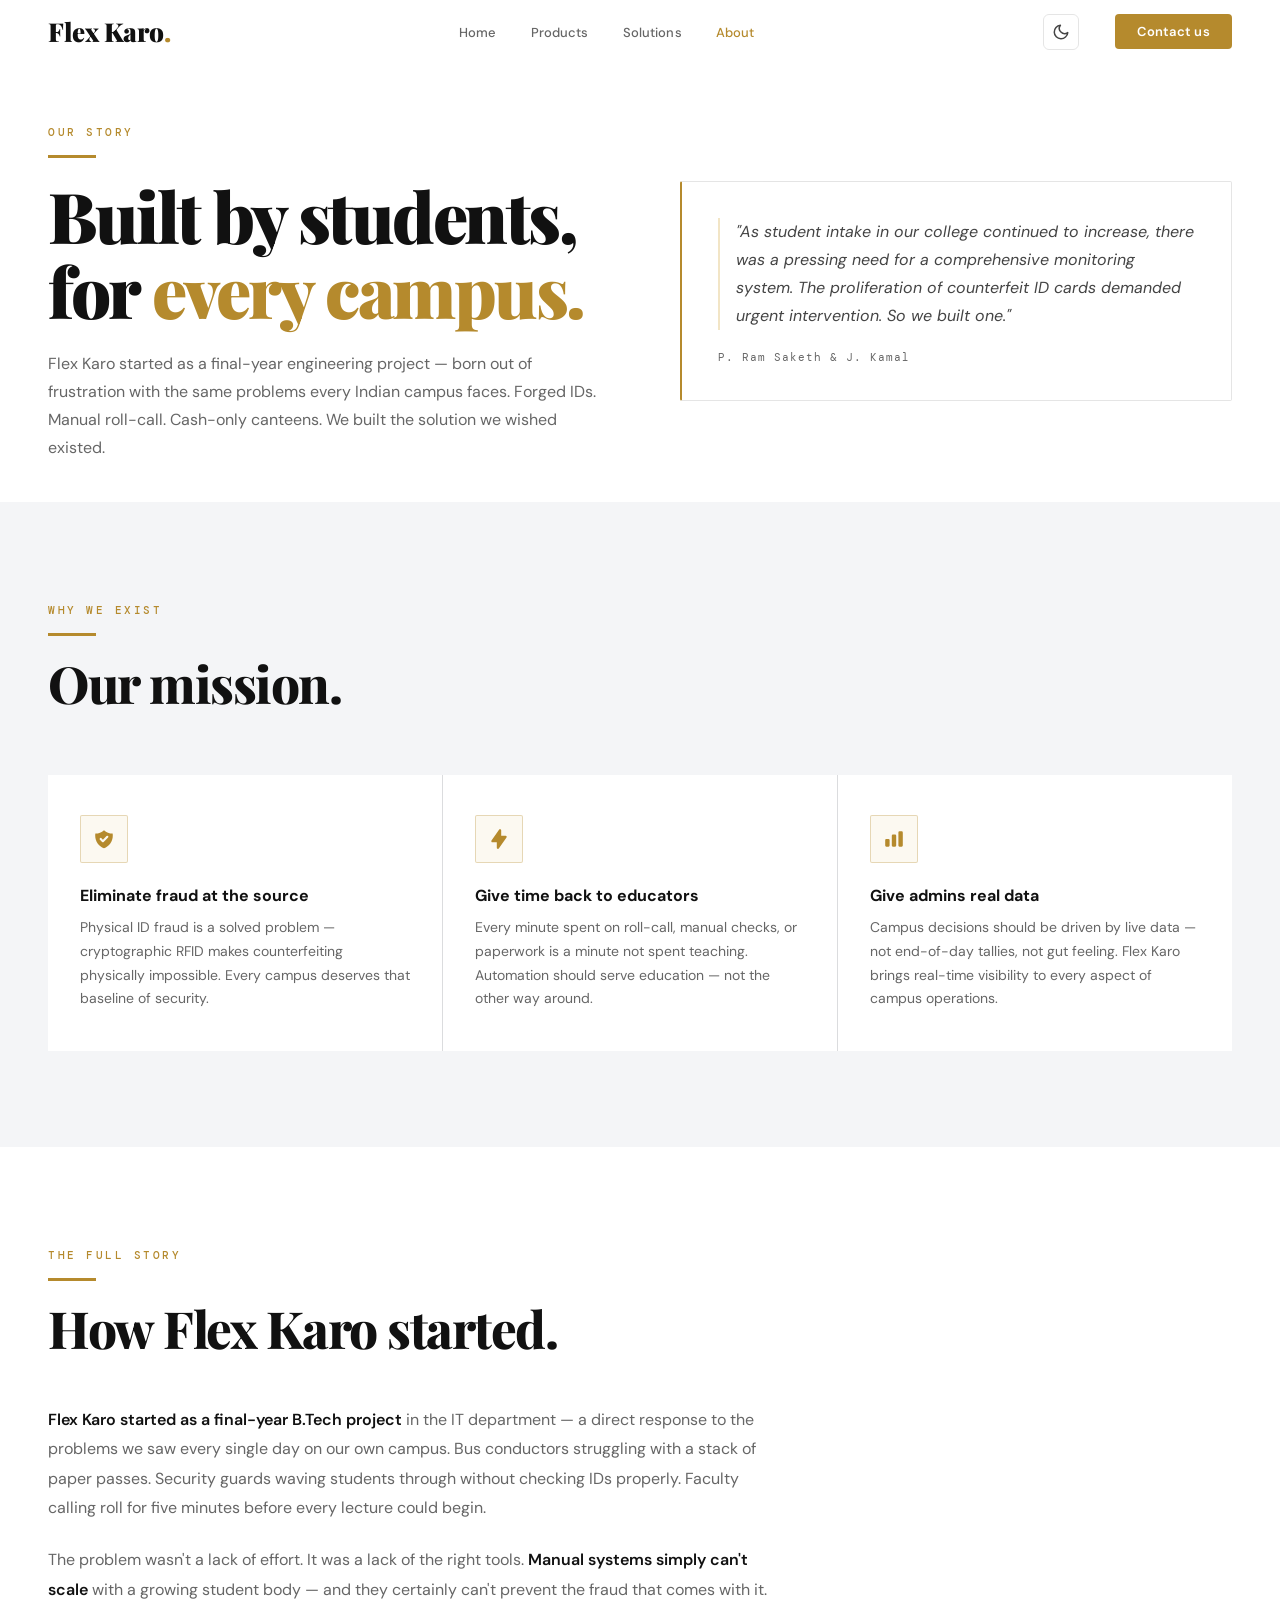
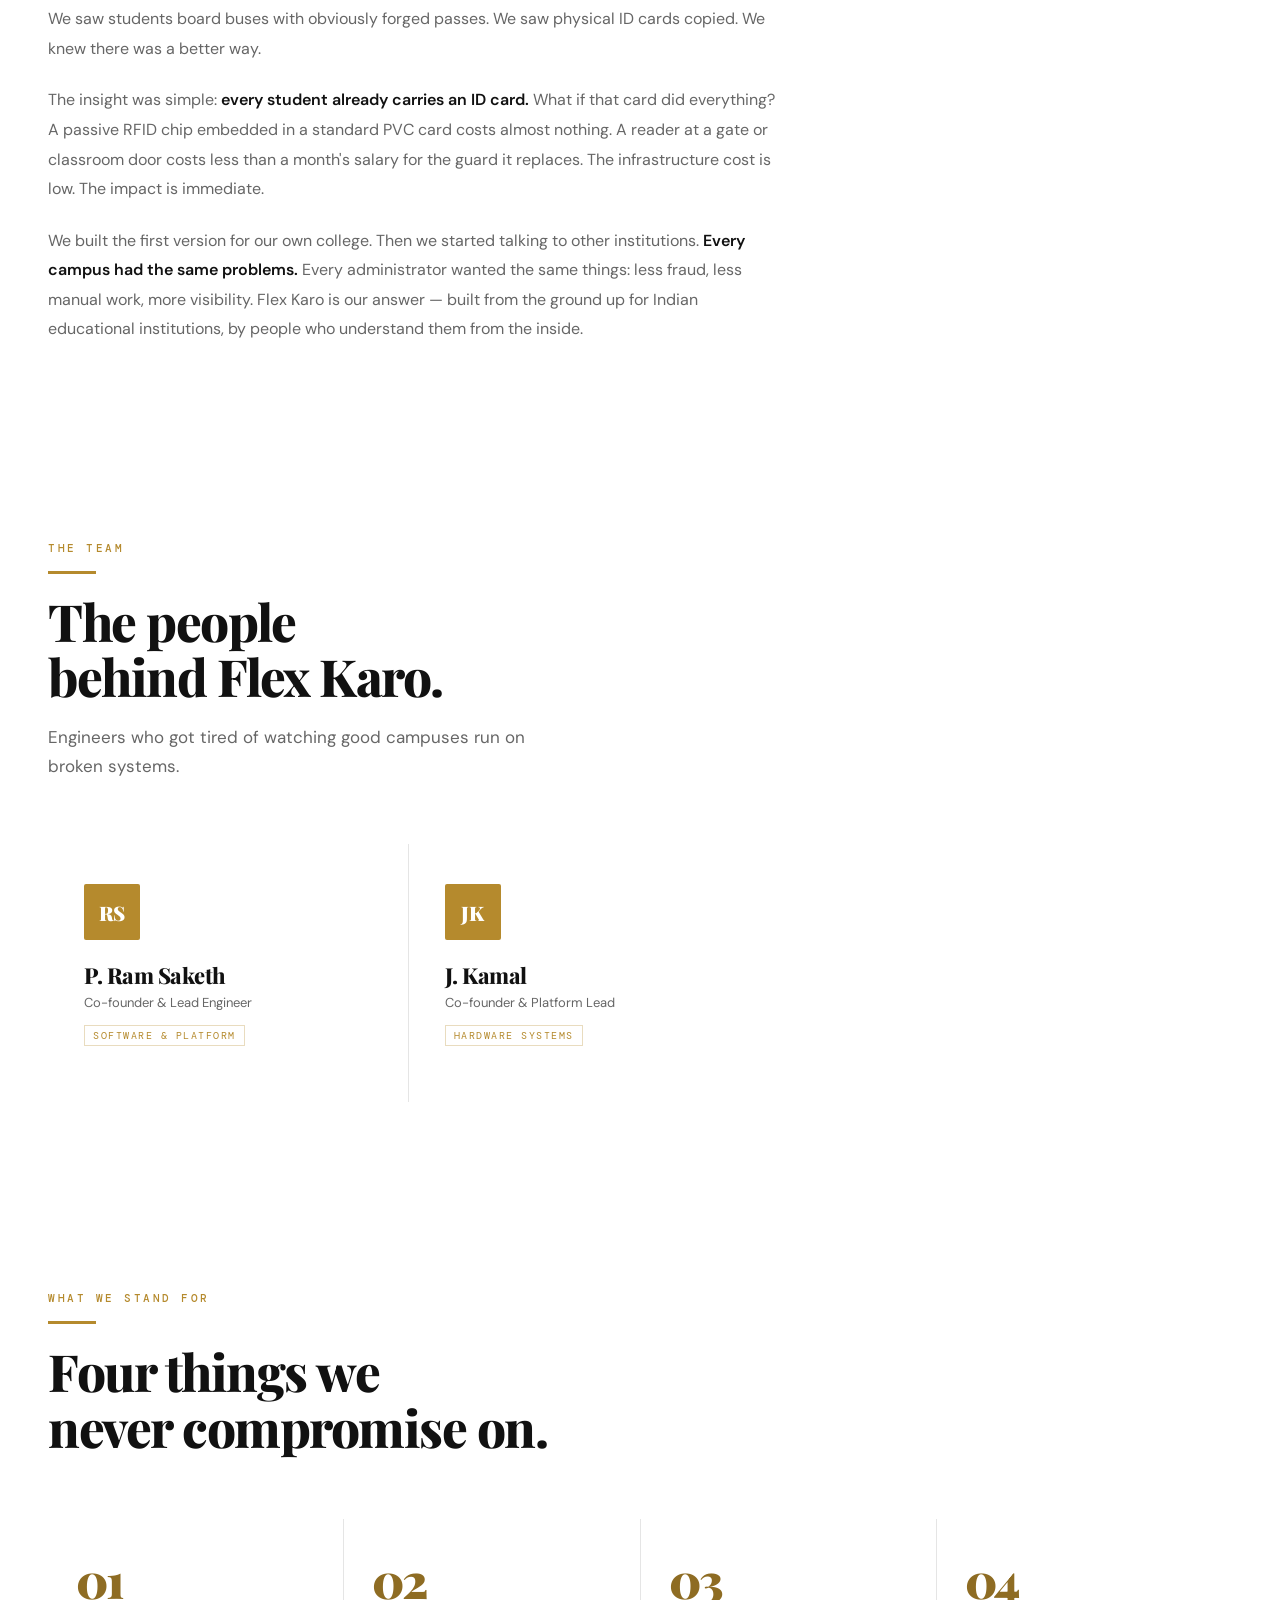
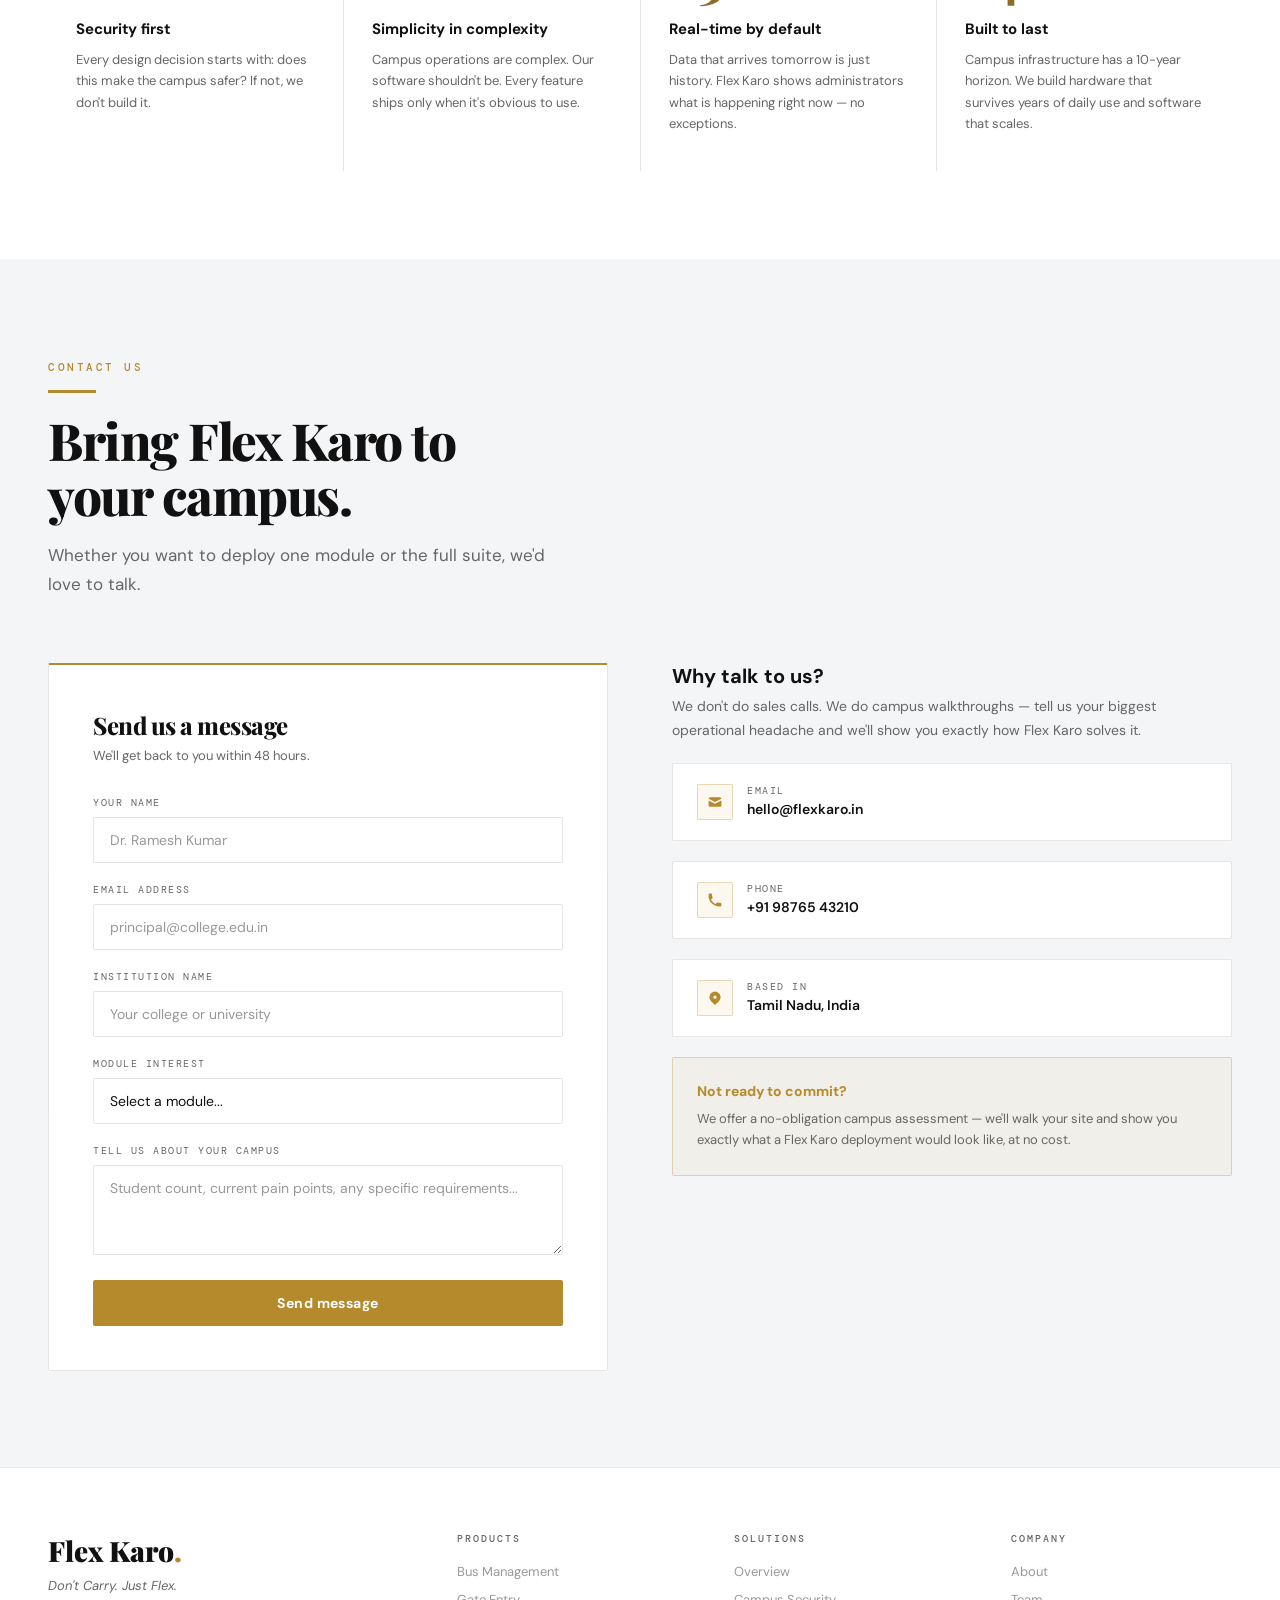
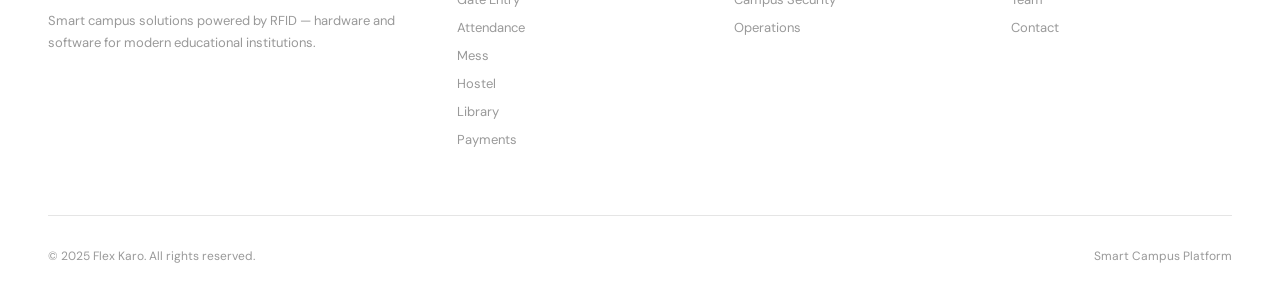
<file: about.html>
<!DOCTYPE html>
<html lang="en">

<head>
  <meta charset="UTF-8" />
  <meta name="viewport" content="width=device-width, initial-scale=1.0" />
  <title>About — Flex</title>
  <link rel="icon" type="image/svg+xml" href="assets/logo.svg" />
  <link rel="stylesheet" href="dark-theme.css" />
  <script src="assets/theme.js"></script>
  <style>
    /* HERO */
    .page-hero {
      padding: 120px 48px 40px;
      background: var(--bg-void);
      position: relative;
      overflow: hidden;
    }

    .page-hero-grid {
      position: absolute;
      inset: 0;
      pointer-events: none;
      background-image: linear-gradient(rgba(255, 255, 255, 0.025) 1px, transparent 1px), linear-gradient(90deg, rgba(255, 255, 255, 0.025) 1px, transparent 1px);
      background-size: 80px 80px;
      mask-image: radial-gradient(ellipse at 50% 50%, black 20%, transparent 75%);
    }

    .page-hero-inner {
      max-width: 1200px;
      margin: 0 auto;
      display: grid;
      grid-template-columns: 1fr 1fr;
      gap: 80px;
      align-items: center;
      position: relative;
      z-index: 1;
    }

    .hero-title {
      font-family: var(--font-display);
      font-size: clamp(40px, 5.5vw, 70px);
      font-weight: 900;
      letter-spacing: -2.5px;
      line-height: 1.07;
      color: var(--white);
      margin-bottom: 22px;
    }

    .hero-title .gold {
      color: var(--gold);
    }

    .hero-sub {
      font-size: 16px;
      color: var(--silver-dim);
      line-height: 1.75;
    }

    .origin-card {
      background: var(--bg-card);
      border: 1px solid var(--border);
      border-radius: 2px;
      padding: 36px;
      border-left: 2px solid var(--gold);
    }

    .origin-quote {
      font-size: 16px;
      line-height: 1.75;
      color: var(--silver);
      font-style: italic;
      margin-bottom: 20px;
      padding-left: 16px;
      border-left: 2px solid rgba(212, 168, 67, 0.3);
    }

    .origin-meta {
      font-family: var(--font-mono);
      font-size: 11px;
      letter-spacing: 1px;
      color: var(--silver-dim);
    }

    .origin-meta span {
      color: var(--gold);
    }

    /* SECTIONS */
    .s-void {
      background: var(--bg-void);
    }

    .s-base {
      background: var(--bg-base);
    }

    .s-raised {
      background: var(--bg-raised);
    }

    /* MISSION */
    .mission-grid {
      display: grid;
      grid-template-columns: repeat(3, 1fr);
      gap: 1px;
      background: var(--border);
      margin-top: 64px;
    }

    .mc {
      background: var(--bg-card);
      padding: 40px 32px;
      transition: background 200ms var(--ease);
      position: relative;
      overflow: hidden;
    }

    .mc::before {
      content: '';
      position: absolute;
      top: 0;
      left: 0;
      width: 2px;
      height: 0;
      background: var(--gold);
      transition: height 400ms var(--ease);
    }

    .mc:hover {
      background: var(--bg-elevated);
    }

    .mc:hover::before {
      height: 100%;
    }

    .mc-icon {
      width: 48px;
      height: 48px;
      border-radius: 2px;
      border: 1px solid var(--border-gold);
      background: rgba(212, 168, 67, 0.07);
      display: flex;
      align-items: center;
      justify-content: center;
      margin-bottom: 22px;
    }

    .mc-icon svg {
      width: 22px;
      height: 22px;
      color: var(--gold);
    }

    .mc-title {
      font-size: 16px;
      font-weight: 700;
      color: var(--white);
      margin-bottom: 10px;
    }

    .mc-desc {
      font-size: 14px;
      color: var(--silver-dim);
      line-height: 1.7;
    }

    /* STORY */
    .story-body {
      max-width: 740px;
      margin-top: 48px;
      display: flex;
      flex-direction: column;
      gap: 22px;
    }

    .story-para {
      font-size: 16px;
      line-height: 1.85;
      color: var(--silver-dim);
    }

    .story-para strong {
      color: var(--white);
      font-weight: 600;
    }

    /* TEAM */
    .team-grid {
      display: grid;
      grid-template-columns: repeat(2, 1fr);
      gap: 1px;
      background: var(--border);
      margin-top: 64px;
      max-width: 720px;
    }

    .team-card {
      background: var(--bg-card);
      padding: 40px 36px;
      transition: background 200ms var(--ease);
      position: relative;
      overflow: hidden;
    }

    .team-card::after {
      content: '';
      position: absolute;
      bottom: 0;
      left: 0;
      right: 0;
      height: 2px;
      background: var(--gold);
      transform: scaleX(0);
      transform-origin: left;
      transition: transform 400ms var(--ease);
    }

    .team-card:hover {
      background: var(--bg-elevated);
    }

    .team-card:hover::after {
      transform: scaleX(1);
    }

    .team-avatar {
      width: 56px;
      height: 56px;
      border-radius: 2px;
      background: var(--gold);
      display: flex;
      align-items: center;
      justify-content: center;
      font-family: var(--font-display);
      font-size: 20px;
      font-weight: 900;
      color: var(--bg-void);
      margin-bottom: 20px;
    }

    .team-name {
      font-family: var(--font-display);
      font-size: 22px;
      font-weight: 800;
      letter-spacing: -0.5px;
      color: var(--white);
      margin-bottom: 4px;
    }

    .team-role {
      font-size: 13px;
      color: var(--silver-dim);
      margin-bottom: 12px;
    }

    .team-dept {
      font-family: var(--font-mono);
      font-size: 10px;
      letter-spacing: 1.5px;
      text-transform: uppercase;
      color: var(--gold);
      padding: 3px 8px;
      border: 1px solid var(--border-gold);
      display: inline-block;
      margin-bottom: 16px;
    }

    .team-bio {
      font-size: 13px;
      color: var(--silver-dim);
      line-height: 1.65;
    }

    /* VALUES */
    .values-section {
      background: var(--bg-void);
      padding: 88px 48px;
    }

    .values-inner {
      max-width: 1200px;
      margin: 0 auto;
    }

    .values-grid {
      display: grid;
      grid-template-columns: repeat(4, 1fr);
      gap: 1px;
      background: var(--border);
      margin-top: 64px;
    }

    .vc {
      background: var(--bg-card);
      padding: 36px 28px;
      transition: background 200ms var(--ease);
    }

    .vc:hover {
      background: var(--bg-elevated);
    }

    .vc-num {
      font-family: var(--font-display);
      font-size: 48px;
      font-weight: 900;
      color: var(--gold-dim);
      letter-spacing: -2px;
      line-height: 1;
      margin-bottom: 16px;
      transition: color 200ms;
    }

    .vc:hover .vc-num {
      color: var(--gold);
    }

    .vc-name {
      font-size: 15px;
      font-weight: 700;
      color: var(--white);
      margin-bottom: 10px;
    }

    .vc-desc {
      font-size: 13px;
      color: var(--silver-dim);
      line-height: 1.65;
    }

    /* CONTACT */
    .contact-layout {
      display: grid;
      grid-template-columns: 1fr 1fr;
      gap: 64px;
      margin-top: 64px;
      align-items: start;
    }

    .contact-form {
      background: var(--bg-card);
      border: 1px solid var(--border);
      border-radius: 2px;
      padding: 44px;
      border-top: 2px solid var(--gold);
    }

    .cf-title {
      font-family: var(--font-display);
      font-size: 24px;
      font-weight: 800;
      letter-spacing: -0.5px;
      color: var(--white);
      margin-bottom: 6px;
    }

    .cf-sub {
      font-size: 13px;
      color: var(--silver-dim);
      margin-bottom: 32px;
    }

    .f-group {
      margin-bottom: 20px;
    }

    .f-label {
      display: block;
      font-family: var(--font-mono);
      font-size: 10px;
      letter-spacing: 1.5px;
      text-transform: uppercase;
      color: var(--silver-dim);
      margin-bottom: 8px;
    }

    .f-input {
      width: 100%;
      padding: 13px 16px;
      background: var(--bg-elevated);
      border: 1px solid var(--border);
      color: var(--white);
      font-family: var(--font-body);
      font-size: 14px;
      border-radius: 2px;
      outline: none;
      transition: border-color 200ms var(--ease);
    }

    .f-input:focus {
      border-color: var(--gold);
    }

    .f-input::placeholder {
      color: var(--muted);
    }

    select.f-input {
      cursor: pointer;
      appearance: none;
    }

    select.f-input option {
      background: var(--bg-raised);
    }

    textarea.f-input {
      min-height: 90px;
      resize: vertical;
    }

    .btn-submit {
      width: 100%;
      padding: 14px;
      background: var(--gold);
      color: var(--bg-void);
      border: none;
      border-radius: 2px;
      font-size: 14px;
      font-weight: 700;
      font-family: var(--font-body);
      cursor: pointer;
      letter-spacing: 0.03em;
      transition: all 200ms var(--ease);
    }

    .btn-submit:hover {
      background: var(--gold-bright);
      transform: translateY(-1px);
    }

    /* Contact info */
    .contact-info {
      display: flex;
      flex-direction: column;
      gap: 20px;
    }

    .ci-head {
      font-size: 20px;
      font-weight: 700;
      color: var(--white);
      margin-bottom: 6px;
    }

    .ci-sub {
      font-size: 14px;
      color: var(--silver-dim);
      line-height: 1.7;
    }

    .ci-card {
      background: var(--bg-card);
      border: 1px solid var(--border);
      border-radius: 2px;
      padding: 20px 24px;
      display: flex;
      align-items: flex-start;
      gap: 14px;
      transition: border-color 200ms var(--ease);
    }

    .ci-card:hover {
      border-color: var(--border-gold);
    }

    .ci-icon {
      width: 36px;
      height: 36px;
      border-radius: 2px;
      border: 1px solid var(--border-gold);
      background: rgba(212, 168, 67, 0.08);
      display: flex;
      align-items: center;
      justify-content: center;
      flex-shrink: 0;
    }

    .ci-icon svg {
      width: 16px;
      height: 16px;
      color: var(--gold);
    }

    .ci-label {
      font-family: var(--font-mono);
      font-size: 10px;
      letter-spacing: 1.5px;
      text-transform: uppercase;
      color: var(--silver-dim);
      margin-bottom: 3px;
    }

    .ci-value {
      font-size: 14px;
      font-weight: 600;
      color: var(--white);
    }

    .no-commit-card {
      background: rgba(212, 168, 67, 0.07);
      border: 1px solid var(--border-gold);
      border-radius: 2px;
      padding: 24px;
    }

    .no-commit-title {
      font-size: 14px;
      font-weight: 700;
      color: var(--gold);
      margin-bottom: 8px;
    }

    .no-commit-desc {
      font-size: 13px;
      color: var(--silver-dim);
      line-height: 1.65;
    }

    /* Toast */
    .toast {
      position: fixed;
      bottom: 28px;
      right: 28px;
      z-index: 999;
      background: var(--gold);
      color: var(--bg-void);
      padding: 14px 24px;
      border-radius: 2px;
      font-size: 14px;
      font-weight: 700;
      transform: translateY(80px);
      opacity: 0;
      transition: all 350ms var(--ease);
      pointer-events: none;
    }

    .toast.show {
      transform: translateY(0);
      opacity: 1;
    }

    @media (max-width: 900px) {
      .page-hero-inner {
        grid-template-columns: 1fr;
        gap: 40px;
      }

      .mission-grid {
        grid-template-columns: 1fr;
      }

      .team-grid {
        grid-template-columns: 1fr;
        max-width: 100%;
      }

      .values-grid {
        grid-template-columns: 1fr 1fr;
      }

      .contact-layout {
        grid-template-columns: 1fr;
      }

      .page-hero {
        padding: 120px 24px 72px;
      }

      .values-section {
        padding: 72px 24px;
      }
    }

    @media (max-width: 560px) {
      .values-grid {
        grid-template-columns: 1fr 1fr;
      }

      .page-hero {
        padding: 100px 20px 64px;
      }

      .values-section {
        padding: 64px 20px;
      }
    }
  </style>
</head>

<body>

  <nav class="nav">
    <a href="index.html" class="nav-logo">Flex Karo<span class="dot">.</span></a>
    <ul class="nav-links">
      <li><a href="index.html">Home</a></li>
      <li><a href="products.html">Products</a></li>
      <li><a href="solutions.html">Solutions</a></li>
      <li><a href="about.html" class="active">About</a></li>
    </ul>
    <div style="display:flex; align-items:center; margin-left:auto;">
      <button id="theme-toggle" class="theme-toggle" aria-label="Toggle theme">
        <svg class="sun-icon" viewBox="0 0 24 24" fill="none" stroke="currentColor" stroke-width="2"
          stroke-linecap="round" stroke-linejoin="round">
          <circle cx="12" cy="12" r="5"></circle>
          <line x1="12" y1="1" x2="12" y2="3"></line>
          <line x1="12" y1="21" x2="12" y2="23"></line>
          <line x1="4.22" y1="4.22" x2="5.64" y2="5.64"></line>
          <line x1="18.36" y1="18.36" x2="19.78" y2="19.78"></line>
          <line x1="1" y1="12" x2="3" y2="12"></line>
          <line x1="21" y1="12" x2="23" y2="12"></line>
          <line x1="4.22" y1="19.78" x2="5.64" y2="18.36"></line>
          <line x1="18.36" y1="5.64" x2="19.78" y2="4.22"></line>
        </svg>
        <svg class="moon-icon" viewBox="0 0 24 24" fill="none" stroke="currentColor" stroke-width="2"
          stroke-linecap="round" stroke-linejoin="round">
          <path d="M21 12.79A9 9 0 1 1 11.21 3 7 7 0 0 0 21 12.79z"></path>
        </svg>
      </button>
      <a href="#contact" class="nav-cta">Contact us</a>
    </div>
  </nav>

  <!-- HERO -->
  <div class="page-hero">
    <div class="page-hero-grid"></div>
    <div class="page-hero-inner">
      <div>
        <span class="eyebrow">Our story</span>
        <span class="gold-line"></span>
        <h1 class="hero-title">Built by students,<br />for <span class="gold">every campus.</span></h1>
        <p class="hero-sub">Flex Karo started as a final-year engineering project — born out of frustration with the same
          problems every Indian campus faces. Forged IDs. Manual roll-call. Cash-only canteens. We built the solution we
          wished existed.</p>
      </div>
      <div class="origin-card reveal">
        <div class="origin-quote">"As student intake in our college continued to increase, there was a pressing need for
          a comprehensive monitoring system. The proliferation of counterfeit ID cards demanded urgent intervention. So
          we built one."</div>
        <div class="origin-meta">P. Ram Saketh &amp; J. Kamal </div>
      </div>
    </div>
  </div>

  <!-- MISSION -->
  <section class="section s-base">
    <div class="section-inner">
      <span class="eyebrow">Why we exist</span>
      <span class="gold-line"></span>
      <h2 class="section-title">Our mission.</h2>
      <div class="mission-grid reveal">
        <div class="mc">
          <div class="mc-icon"><svg viewBox="0 0 20 20" fill="currentColor">
              <path fill-rule="evenodd"
                d="M2.166 4.999A11.954 11.954 0 0010 1.944 11.954 11.954 0 0017.834 5c.11.65.166 1.32.166 2.001 0 5.225-3.34 9.67-8 11.317C5.34 16.67 2 12.225 2 7c0-.682.057-1.35.166-2.001zm11.541 3.708a1 1 0 00-1.414-1.414L9 10.586 7.707 9.293a1 1 0 00-1.414 1.414l2 2a1 1 0 001.414 0l4-4z"
                clip-rule="evenodd" />
            </svg></div>
          <div class="mc-title">Eliminate fraud at the source</div>
          <div class="mc-desc">Physical ID fraud is a solved problem — cryptographic RFID makes counterfeiting
            physically impossible. Every campus deserves that baseline of security.</div>
        </div>
        <div class="mc">
          <div class="mc-icon"><svg viewBox="0 0 20 20" fill="currentColor">
              <path fill-rule="evenodd"
                d="M11.3 1.046A1 1 0 0112 2v5h4a1 1 0 01.82 1.573l-7 10A1 1 0 018 18v-5H4a1 1 0 01-.82-1.573l7-10a1 1 0 011.12-.38z"
                clip-rule="evenodd" />
            </svg></div>
          <div class="mc-title">Give time back to educators</div>
          <div class="mc-desc">Every minute spent on roll-call, manual checks, or paperwork is a minute not spent
            teaching. Automation should serve education — not the other way around.</div>
        </div>
        <div class="mc">
          <div class="mc-icon"><svg viewBox="0 0 20 20" fill="currentColor">
              <path
                d="M2 11a1 1 0 011-1h2a1 1 0 011 1v5a1 1 0 01-1 1H3a1 1 0 01-1-1v-5zm6-4a1 1 0 011-1h2a1 1 0 011 1v9a1 1 0 01-1 1H9a1 1 0 01-1-1V7zm6-3a1 1 0 011-1h2a1 1 0 011 1v12a1 1 0 01-1 1h-2a1 1 0 01-1-1V4z" />
            </svg></div>
          <div class="mc-title">Give admins real data</div>
          <div class="mc-desc">Campus decisions should be driven by live data — not end-of-day tallies, not gut feeling.
            Flex Karo brings real-time visibility to every aspect of campus operations.</div>
        </div>
      </div>
    </div>
  </section>

  <!-- STORY -->
  <section class="section s-void">
    <div class="section-inner">
      <span class="eyebrow">The full story</span>
      <span class="gold-line"></span>
      <h2 class="section-title">How Flex Karo started.</h2>
      <div class="story-body reveal">
        <p class="story-para"><strong>Flex Karo started as a final-year B.Tech project</strong> in the IT department — a
          direct response to the problems we saw every single day on our own campus. Bus conductors struggling with a
          stack of paper passes. Security guards waving students through without checking IDs properly. Faculty calling
          roll for five minutes before every lecture could begin.</p>
        <p class="story-para">The problem wasn't a lack of effort. It was a lack of the right tools. <strong>Manual
            systems simply can't scale</strong> with a growing student body — and they certainly can't prevent the fraud
          that comes with it. We saw students board buses with obviously forged passes. We saw physical ID cards copied.
          We knew there was a better way.</p>
        <p class="story-para">The insight was simple: <strong>every student already carries an ID card.</strong> What if
          that card did everything? A passive RFID chip embedded in a standard PVC card costs almost nothing. A reader
          at a gate or classroom door costs less than a month's salary for the guard it replaces. The infrastructure
          cost is low. The impact is immediate.</p>
        <p class="story-para">We built the first version for our own college. Then we started talking to other
          institutions. <strong>Every campus had the same problems.</strong> Every administrator wanted the same things:
          less fraud, less manual work, more visibility. Flex Karo is our answer — built from the ground up for Indian
          educational institutions, by people who understand them from the inside.</p>
      </div>
    </div>
  </section>

  <!-- TEAM -->
  <section class="section s-raised" id="team">
    <div class="section-inner">
      <span class="eyebrow">The team</span>
      <span class="gold-line"></span>
      <h2 class="section-title">The people<br />behind Flex Karo.</h2>
      <p class="section-sub">Engineers who got tired of watching good campuses run on broken systems.</p>
      <div class="team-grid reveal">
        <div class="team-card">
          <div class="team-avatar">RS</div>
          <div class="team-name">P. Ram Saketh</div>
          <div class="team-role">Co-founder &amp; Lead Engineer</div>
          <span class="team-dept">Software &amp; platform</span>
        </div>
        <div class="team-card">
          <div class="team-avatar">JK</div>
          <div class="team-name">J. Kamal</div>
          <div class="team-role">Co-founder &amp; Platform Lead</div>
          <span class="team-dept">Hardware systems</span>
        </div>
      </div>
    </div>
  </section>

  <!-- VALUES -->
  <section class="values-section">
    <div class="values-inner">
      <span class="eyebrow">What we stand for</span>
      <span class="gold-line"></span>
      <h2 class="section-title">Four things we<br />never compromise on.</h2>
      <div class="values-grid reveal">
        <div class="vc">
          <div class="vc-num">01</div>
          <div class="vc-name">Security first</div>
          <div class="vc-desc">Every design decision starts with: does this make the campus safer? If not, we don't
            build it.</div>
        </div>
        <div class="vc">
          <div class="vc-num">02</div>
          <div class="vc-name">Simplicity in complexity</div>
          <div class="vc-desc">Campus operations are complex. Our software shouldn't be. Every feature ships only when
            it's obvious to use.</div>
        </div>
        <div class="vc">
          <div class="vc-num">03</div>
          <div class="vc-name">Real-time by default</div>
          <div class="vc-desc">Data that arrives tomorrow is just history. Flex Karo shows administrators what is happening
            right now — no exceptions.</div>
        </div>
        <div class="vc">
          <div class="vc-num">04</div>
          <div class="vc-name">Built to last</div>
          <div class="vc-desc">Campus infrastructure has a 10-year horizon. We build hardware that survives years of
            daily use and software that scales.</div>
        </div>
      </div>
    </div>
  </section>

  <!-- CONTACT -->
  <section class="section s-base" id="contact">
    <div class="section-inner">
      <span class="eyebrow">Contact us</span>
      <span class="gold-line"></span>
      <h2 class="section-title">Bring Flex Karo to<br />your campus.</h2>
      <p class="section-sub">Whether you want to deploy one module or the full suite, we'd love to talk.</p>
      <div class="contact-layout">
        <div class="contact-form reveal">
          <div class="cf-title">Send us a message</div>
          <div class="cf-sub">We'll get back to you within 48 hours.</div>
          <div class="f-group"><label class="f-label" for="fname">Your name</label><input class="f-input" id="fname"
              type="text" placeholder="Dr. Ramesh Kumar" /></div>
          <div class="f-group"><label class="f-label" for="femail">Email address</label><input class="f-input"
              id="femail" type="email" placeholder="principal@college.edu.in" /></div>
          <div class="f-group"><label class="f-label" for="finst">Institution name</label><input class="f-input"
              id="finst" type="text" placeholder="Your college or university" /></div>
          <div class="f-group">
            <label class="f-label" for="fmod">Module interest</label>
            <select class="f-input" id="fmod">
              <option value="">Select a module...</option>
              <option>Bus Management</option>
              <option>Campus Gate Entry</option>
              <option>Attendance System</option>
              <option>Mess Management</option>
              <option>Hostel Management</option>
              <option>Library Management</option>
              <option>Payments System</option>
              <option>Full platform (all modules)</option>
            </select>
          </div>
          <div class="f-group"><label class="f-label" for="fmsg">Tell us about your campus</label><textarea
              class="f-input" id="fmsg"
              placeholder="Student count, current pain points, any specific requirements..."></textarea></div>
          <button class="btn-submit" id="submit-btn">Send message</button>
        </div>
        <div class="contact-info reveal reveal-delay-2">
          <div>
            <div class="ci-head">Why talk to us?</div>
            <div class="ci-sub">We don't do sales calls. We do campus walkthroughs — tell us your biggest operational
              headache and we'll show you exactly how Flex Karo solves it.</div>
          </div>
          <div class="ci-card">
            <div class="ci-icon"><svg viewBox="0 0 20 20" fill="currentColor">
                <path d="M2.003 5.884L10 9.882l7.997-3.998A2 2 0 0016 4H4a2 2 0 00-1.997 1.884z" />
                <path d="M18 8.118l-8 4-8-4V14a2 2 0 002 2h12a2 2 0 002-2V8.118z" />
              </svg></div>
            <div>
              <div class="ci-label">Email</div>
              <div class="ci-value">hello@flexkaro.in</div>
            </div>
          </div>
          <div class="ci-card">
            <div class="ci-icon"><svg viewBox="0 0 20 20" fill="currentColor">
                <path
                  d="M2 3a1 1 0 011-1h2.153a1 1 0 01.986.836l.74 4.435a1 1 0 01-.54 1.06l-1.548.773a11.037 11.037 0 006.105 6.105l.774-1.548a1 1 0 011.059-.54l4.435.74a1 1 0 01.836.986V17a1 1 0 01-1 1h-2C7.82 18 2 12.18 2 5V3z" />
              </svg></div>
            <div>
              <div class="ci-label">Phone</div>
              <div class="ci-value">+91 98765 43210</div>
            </div>
          </div>
          <div class="ci-card">
            <div class="ci-icon"><svg viewBox="0 0 20 20" fill="currentColor">
                <path fill-rule="evenodd"
                  d="M5.05 4.05a7 7 0 119.9 9.9L10 18.9l-4.95-4.95a7 7 0 010-9.9zM10 11a2 2 0 100-4 2 2 0 000 4z"
                  clip-rule="evenodd" />
              </svg></div>
            <div>
              <div class="ci-label">Based in</div>
              <div class="ci-value">Tamil Nadu, India</div>
            </div>
          </div>
          <div class="no-commit-card">
            <div class="no-commit-title">Not ready to commit?</div>
            <div class="no-commit-desc">We offer a no-obligation campus assessment — we'll walk your site and show you
              exactly what a Flex Karo deployment would look like, at no cost.</div>
          </div>
        </div>
      </div>
    </div>
  </section>

  <footer>
    <div class="footer-inner">
      <div class="footer-top">
        <div>
          <div class="footer-logo">Flex Karo<span>.</span></div>
          <div class="footer-tagline">Don't Carry. Just Flex.</div>
          <div class="footer-desc">Smart campus solutions powered by RFID — hardware and software for modern educational
            institutions.</div>
        </div>
        <div class="footer-col">
          <div class="footer-col-title">Products</div><a href="products.html#bus">Bus Management</a><a
            href="products.html#gate">Gate Entry</a><a href="products.html#attendance">Attendance</a><a
            href="products.html#mess">Mess</a><a href="products.html#hostel">Hostel</a><a
            href="products.html#library">Library</a><a href="products.html#payments">Payments</a>
        </div>
        <div class="footer-col">
          <div class="footer-col-title">Solutions</div><a href="solutions.html">Overview</a><a
            href="solutions.html#security">Campus Security</a><a href="solutions.html#operations">Operations</a>
        </div>
        <div class="footer-col">
          <div class="footer-col-title">Company</div><a href="about.html">About</a><a href="#team">Team</a><a
            href="#contact">Contact</a>
        </div>
      </div>
      <div class="footer-bottom"><span>© 2025 Flex Karo. All rights reserved.</span><span>Smart Campus Platform</span></div>
    </div>
  </footer>

  <div class="toast" id="toast">Message sent — we'll be in touch within 48 hours.</div>

  <script>
    // Reveal on scroll
    const obs = new IntersectionObserver(e => e.forEach(x => { if (x.isIntersecting) x.target.classList.add('visible'); }), { threshold: 0.07 });
    document.querySelectorAll('.reveal').forEach(el => obs.observe(el));

    // Stagger delays
    document.querySelectorAll('.mc, .vc, .ci-card').forEach((el, i) => { el.style.transitionDelay = `${i * 0.07}s`; });

    // Contact form
    document.getElementById('submit-btn').addEventListener('click', () => {
      const name = document.getElementById('fname').value.trim();
      const email = document.getElementById('femail').value.trim();
      if (!name || !email) { alert('Please enter your name and email address.'); return; }
      const toast = document.getElementById('toast');
      toast.classList.add('show');
      setTimeout(() => toast.classList.remove('show'), 4000);
      ['fname', 'femail', 'finst', 'fmod', 'fmsg'].forEach(id => { document.getElementById(id).value = ''; });
    });

    // Nav gold border on scroll
    window.addEventListener('scroll', () => {
      document.querySelector('.nav').style.borderBottomColor =
        window.scrollY > 20 ? 'rgba(212,168,67,0.12)' : 'rgba(255,255,255,0.07)';
    });
  </script>
</body>

</html>
</file>
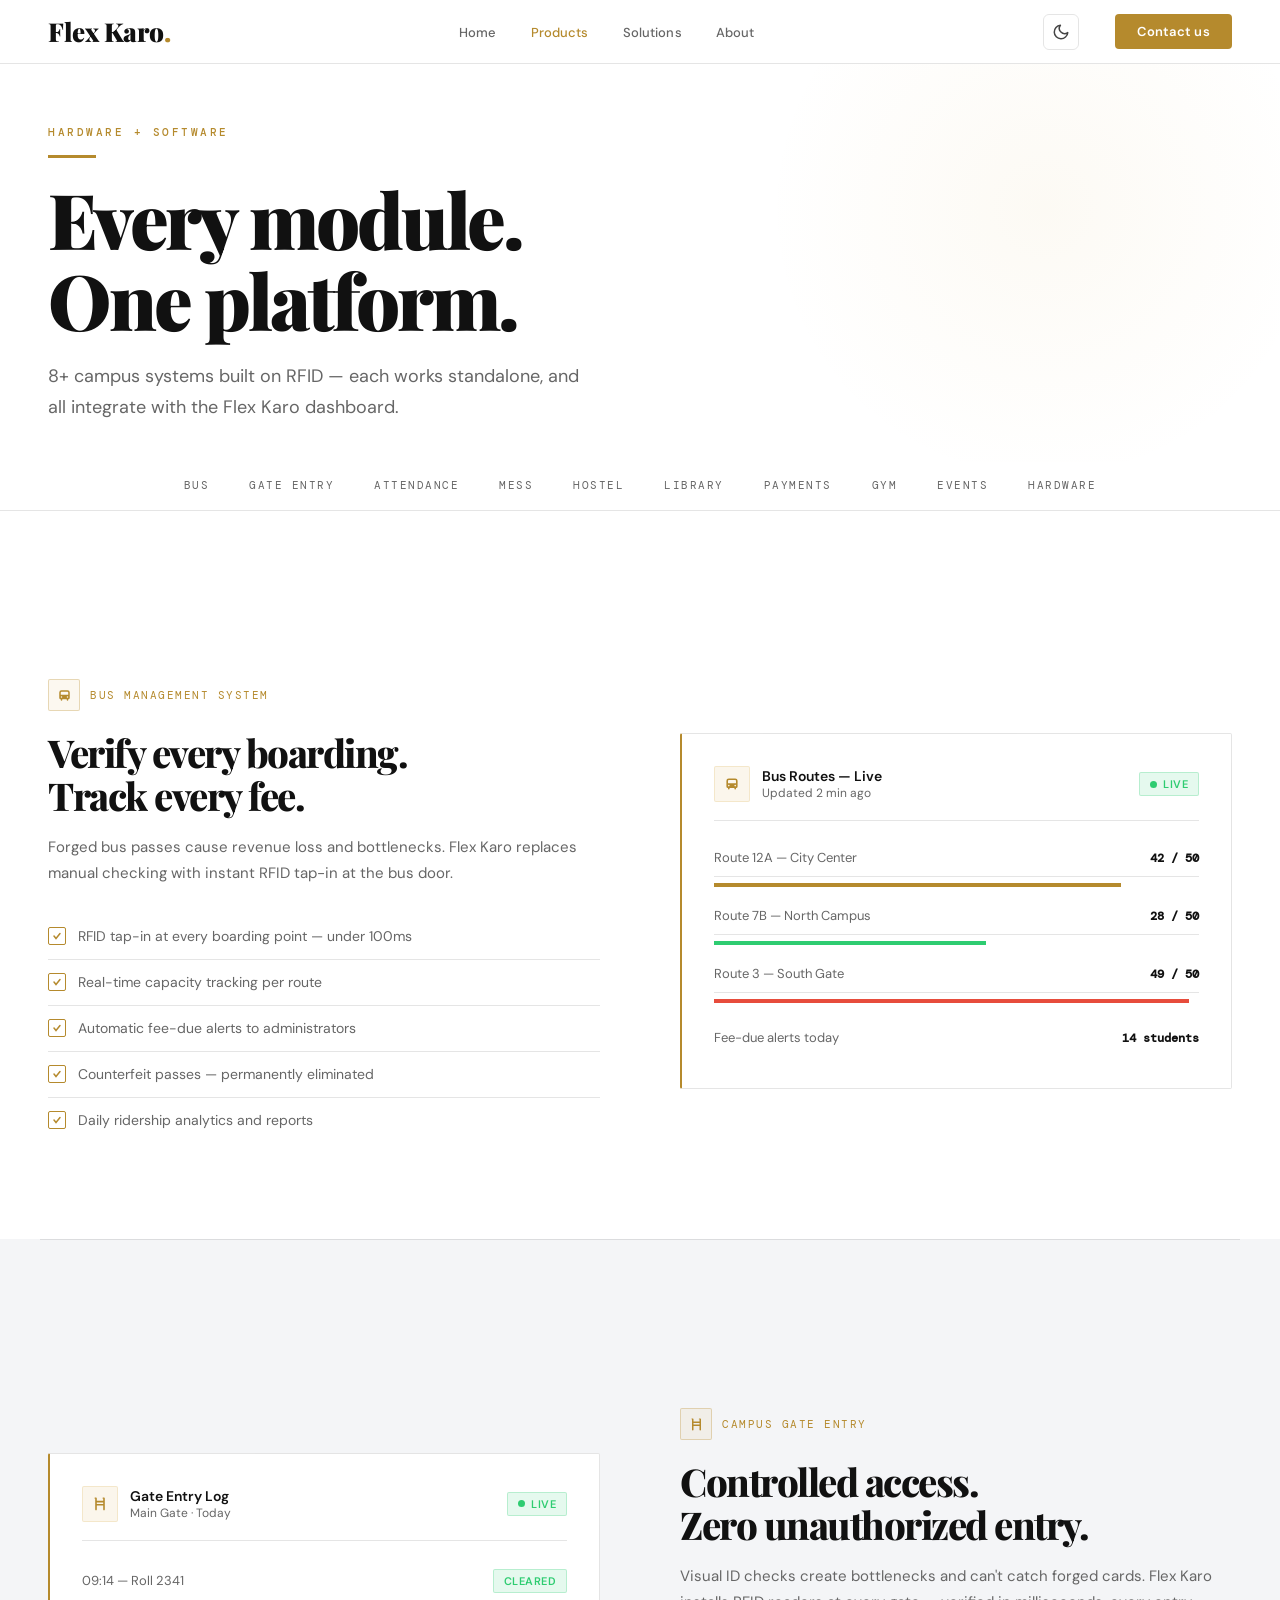
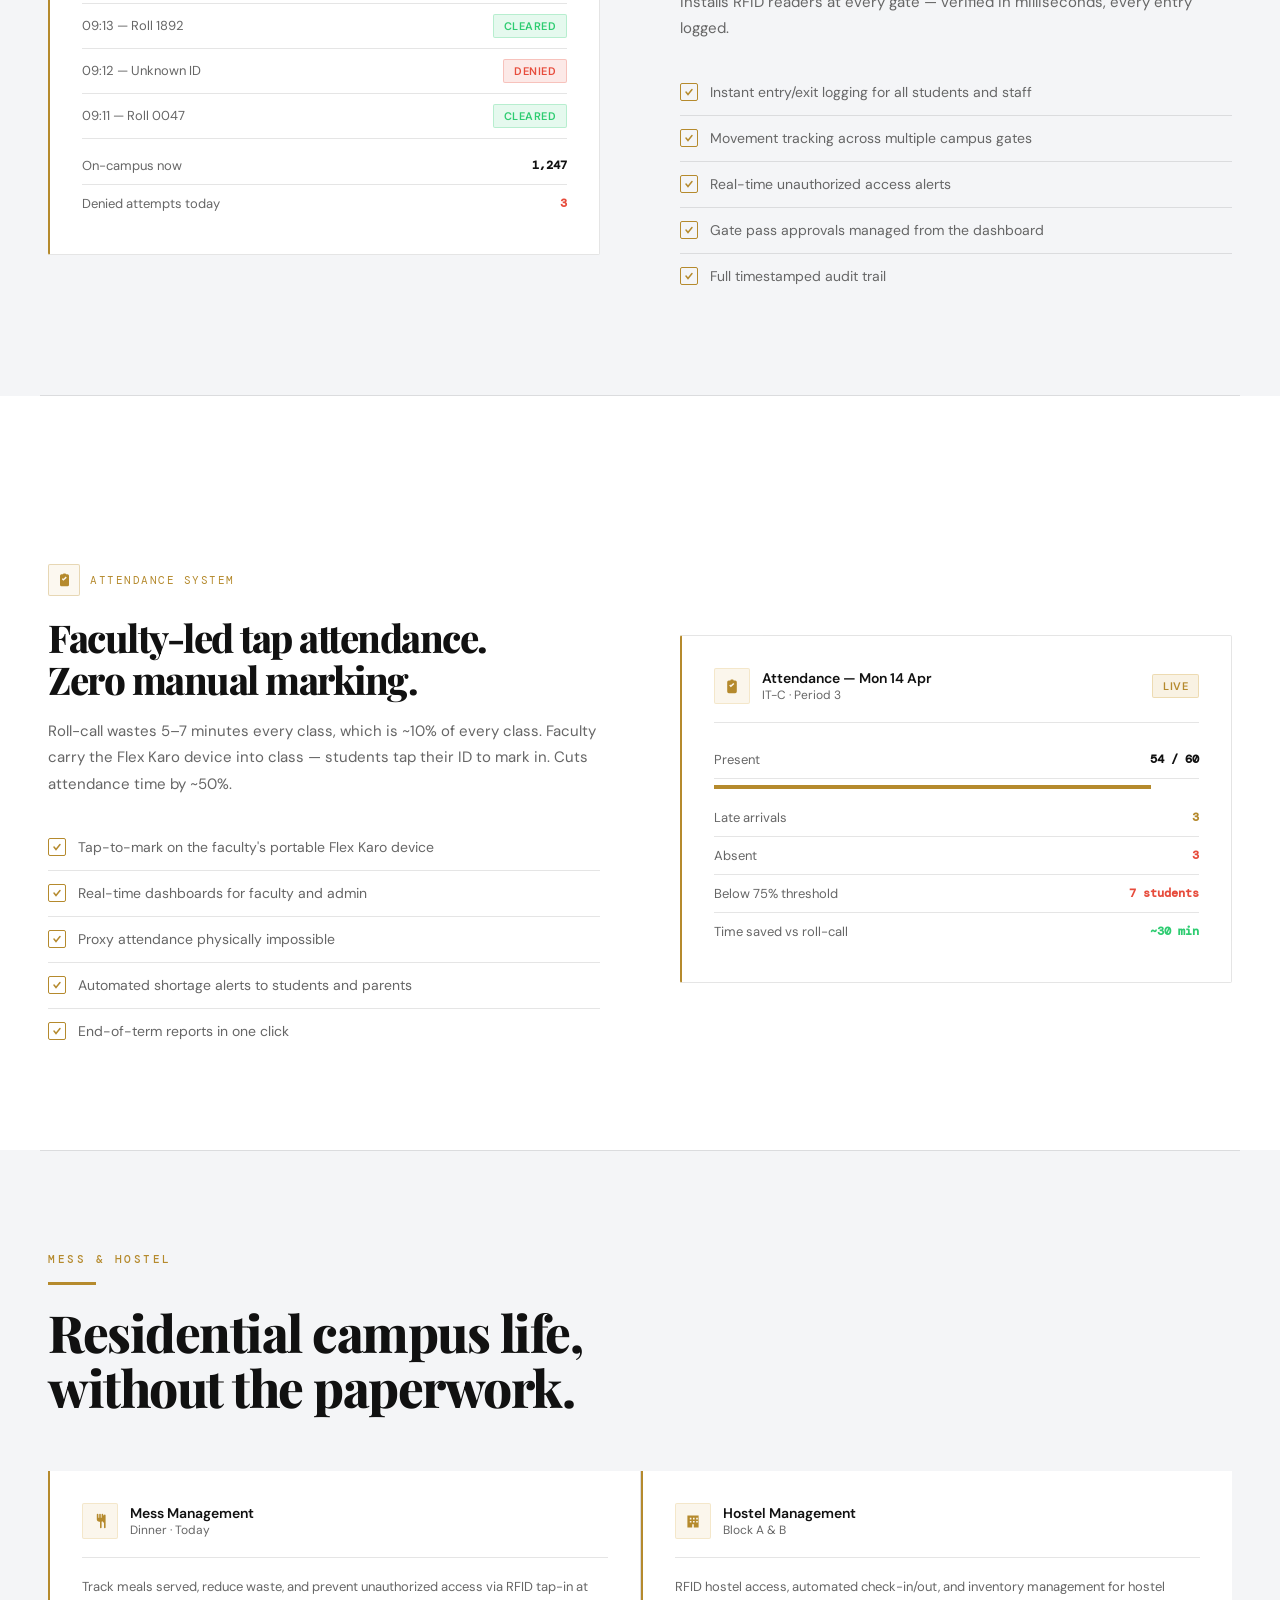
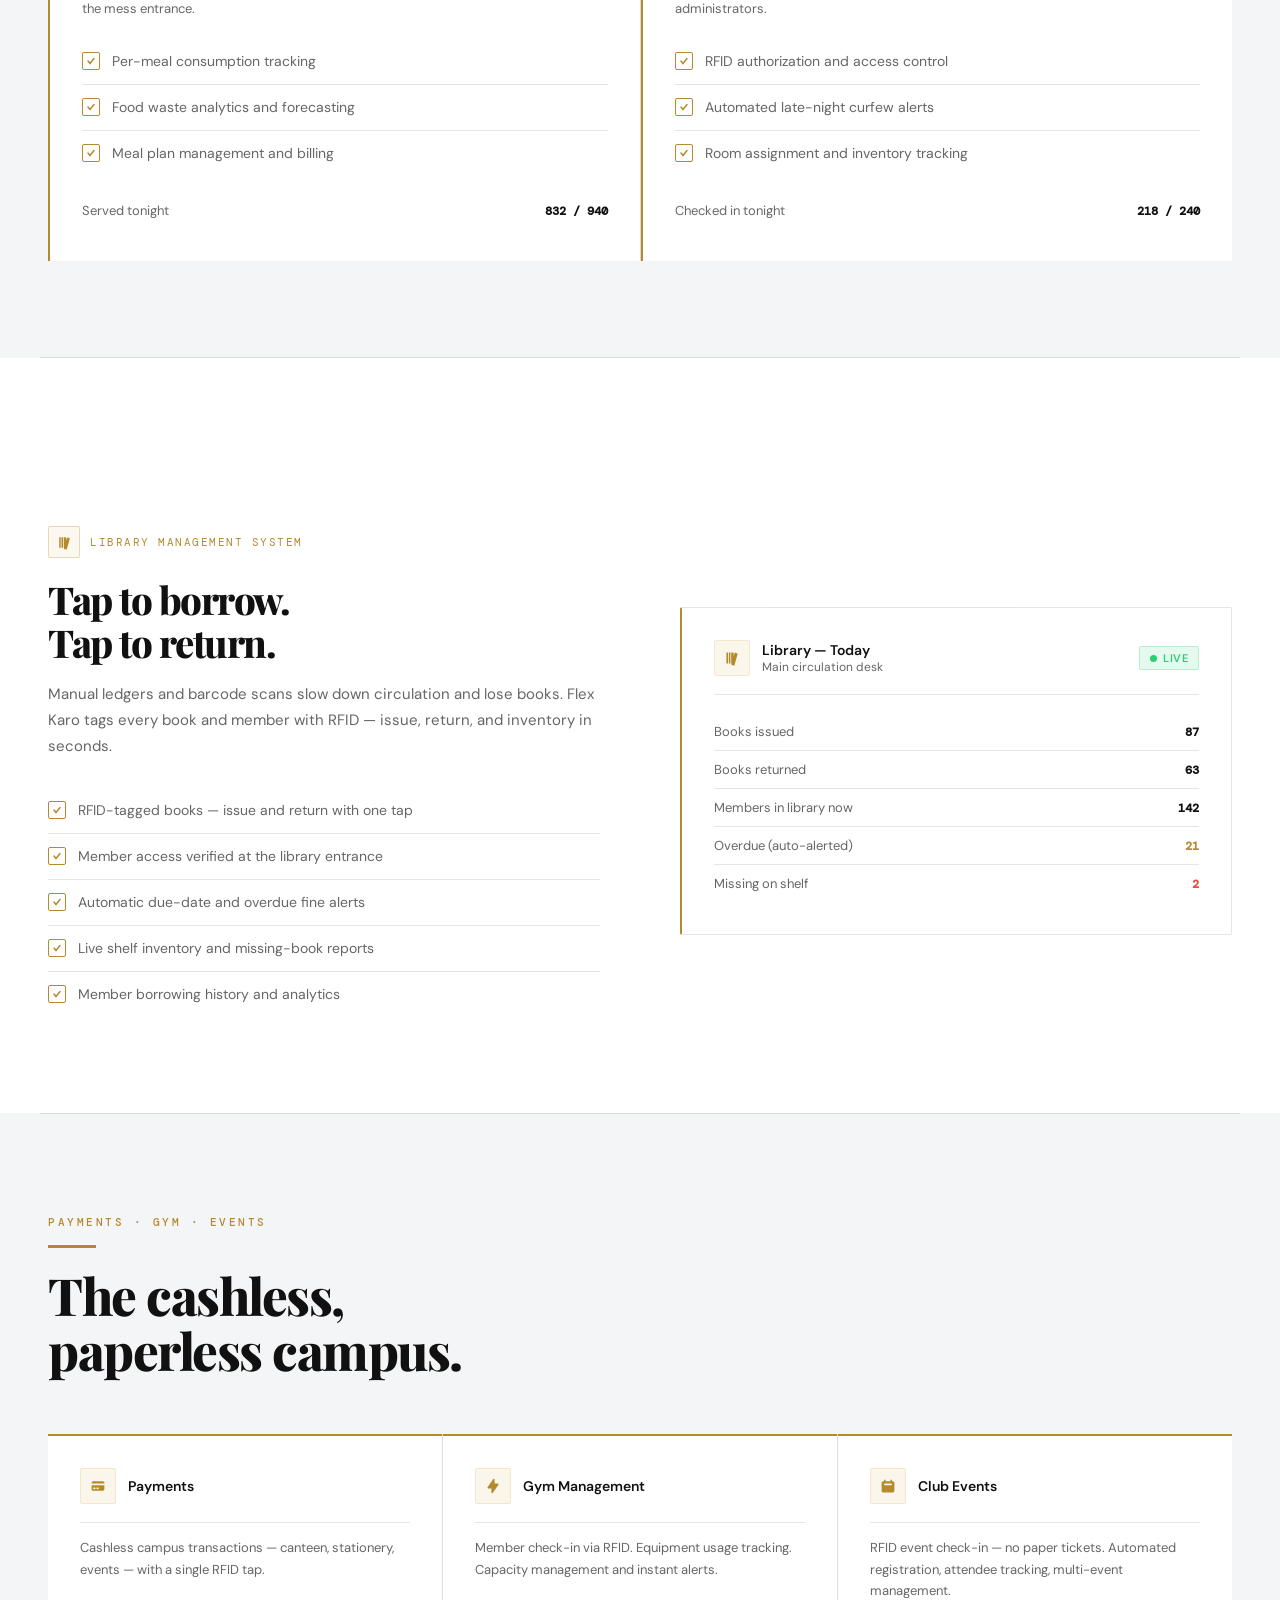
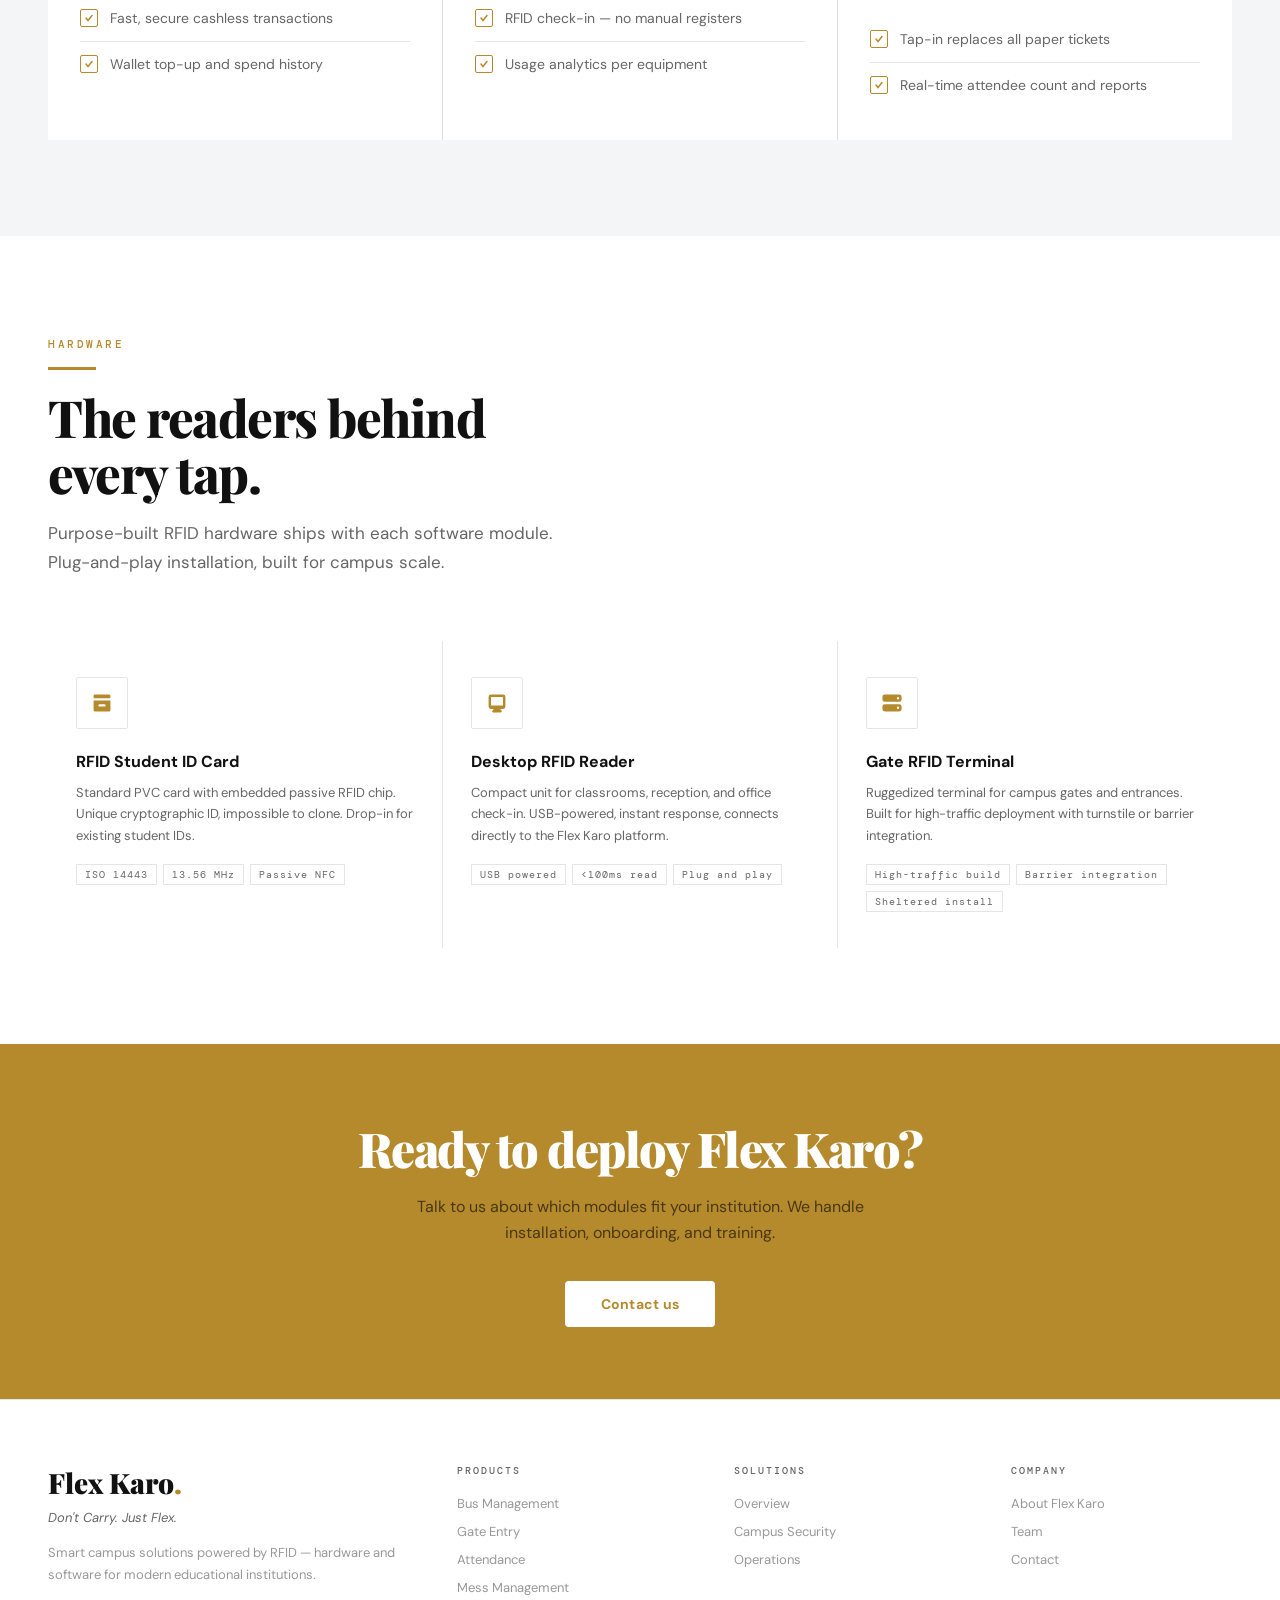
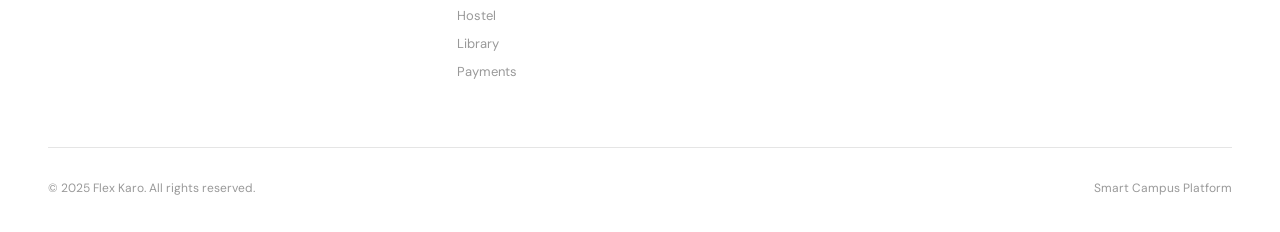
<file: products.html>
<!DOCTYPE html>
<html lang="en">

<head>
  <meta charset="UTF-8" />
  <meta name="viewport" content="width=device-width, initial-scale=1.0" />
  <title>Products — Flex</title>
  <link rel="icon" type="image/svg+xml" href="assets/logo.svg" />
  <link rel="stylesheet" href="dark-theme.css" />
  <script src="assets/theme.js"></script>
  <style>
    /* PAGE HERO */
    .page-hero {
      padding: 120px 48px 40px;
      background: var(--bg-void);
      position: relative;
      overflow: hidden;
    }

    .page-hero-grid {
      position: absolute;
      inset: 0;
      pointer-events: none;
      background-image: linear-gradient(rgba(255, 255, 255, 0.025) 1px, transparent 1px), linear-gradient(90deg, rgba(255, 255, 255, 0.025) 1px, transparent 1px);
      background-size: 80px 80px;
      mask-image: radial-gradient(ellipse at 30% 50%, black 10%, transparent 70%);
    }

    .page-hero-glow {
      position: absolute;
      top: -20%;
      right: -5%;
      width: 600px;
      height: 600px;
      border-radius: 50%;
      background: radial-gradient(circle, rgba(212, 168, 67, 0.06) 0%, transparent 65%);
      pointer-events: none;
    }

    .page-hero-inner {
      max-width: 1200px;
      margin: 0 auto;
      position: relative;
      z-index: 1;
    }

    .page-hero-title {
      font-family: var(--font-display);
      font-size: clamp(44px, 6vw, 80px);
      font-weight: 900;
      letter-spacing: -3px;
      line-height: 1.05;
      color: var(--white);
      margin-bottom: 22px;
    }

    .page-hero-sub {
      font-size: 18px;
      color: var(--silver-dim);
      line-height: 1.7;
      max-width: 540px;
    }

    /* STICKY PRODUCT NAV */
    .prod-nav {
      background: var(--bg-raised);
      border-bottom: 1px solid var(--border);
      padding: 0 48px;
      position: sticky;
      top: 64px;
      z-index: 100;
      overflow-x: auto;
      scrollbar-width: none;
    }

    .prod-nav::-webkit-scrollbar {
      display: none;
    }

    .prod-nav-inner {
      max-width: 1200px;
      margin: 0 auto;
      display: flex;
      gap: 0;
      width: max-content;
    }

    .pnav-link {
      font-family: var(--font-mono);
      font-size: 11px;
      letter-spacing: 1.5px;
      text-transform: uppercase;
      color: var(--silver-dim);
      text-decoration: none;
      padding: 16px 20px;
      white-space: nowrap;
      border-bottom: 2px solid transparent;
      transition: all 200ms var(--ease);
    }

    .pnav-link:hover {
      color: var(--white);
      text-decoration: none;
    }

    .pnav-link.active {
      color: var(--gold);
      border-bottom-color: var(--gold);
    }

    /* PRODUCT BLOCK */
    .product-block {
      display: grid;
      grid-template-columns: 1fr 1fr;
      gap: 80px;
      align-items: center;
      margin-top: 72px;
    }

    .product-block.flip {
      direction: rtl;
    }

    .product-block.flip>* {
      direction: ltr;
    }

    .pb-badge {
      display: inline-flex;
      align-items: center;
      gap: 10px;
      margin-bottom: 20px;
    }

    .pb-badge-icon {
      width: 32px;
      height: 32px;
      border-radius: 2px;
      border: 1px solid var(--border-gold);
      background: rgba(212, 168, 67, 0.08);
      display: flex;
      align-items: center;
      justify-content: center;
    }

    .pb-badge-icon svg {
      width: 15px;
      height: 15px;
      color: var(--gold);
    }

    .pb-badge-text {
      font-family: var(--font-mono);
      font-size: 11px;
      letter-spacing: 1.5px;
      text-transform: uppercase;
      color: var(--gold);
    }

    .pb-title {
      font-family: var(--font-display);
      font-size: clamp(28px, 3vw, 44px);
      font-weight: 800;
      letter-spacing: -1.5px;
      line-height: 1.1;
      color: var(--white);
      margin-bottom: 18px;
    }

    .pb-desc {
      font-size: 15px;
      color: var(--silver-dim);
      line-height: 1.75;
      margin-bottom: 28px;
    }

    .feature-list {
      display: flex;
      flex-direction: column;
      gap: 0;
    }

    .feature-item {
      display: flex;
      align-items: flex-start;
      gap: 12px;
      padding: 12px 0;
      border-bottom: 1px solid var(--border);
      font-size: 14px;
      color: var(--silver-dim);
      line-height: 1.5;
    }

    .feature-item:last-child {
      border-bottom: none;
    }

    .fcheck {
      width: 18px;
      height: 18px;
      flex-shrink: 0;
      margin-top: 1px;
      border: 1px solid var(--gold);
      border-radius: 2px;
      display: flex;
      align-items: center;
      justify-content: center;
    }

    .fcheck svg {
      width: 10px;
      height: 10px;
      color: var(--gold);
    }

    /* PRODUCT VISUAL PANEL */
    .pv-panel {
      background: var(--bg-card);
      border: 1px solid var(--border);
      border-radius: 2px;
      padding: 32px;
      border-left: 2px solid var(--gold);
    }

    .pv-header {
      display: flex;
      align-items: center;
      gap: 12px;
      padding-bottom: 18px;
      margin-bottom: 18px;
      border-bottom: 1px solid var(--border);
    }

    .pv-header-icon {
      width: 36px;
      height: 36px;
      border-radius: 2px;
      background: rgba(212, 168, 67, 0.1);
      border: 1px solid rgba(212, 168, 67, 0.2);
      display: flex;
      align-items: center;
      justify-content: center;
      flex-shrink: 0;
    }

    .pv-header-icon svg {
      width: 16px;
      height: 16px;
      color: var(--gold);
    }

    .pv-title {
      font-size: 14px;
      font-weight: 600;
      color: var(--white);
    }

    .pv-sub {
      font-size: 12px;
      color: var(--silver-dim);
    }

    .pv-row {
      display: flex;
      align-items: center;
      justify-content: space-between;
      padding: 10px 0;
      border-bottom: 1px solid var(--border);
      font-size: 13px;
    }

    .pv-row:last-child {
      border-bottom: none;
    }

    .pv-row-label {
      color: var(--silver-dim);
    }

    .pv-row-value {
      font-weight: 600;
      color: var(--white);
      font-family: var(--font-mono);
      font-size: 12px;
    }

    .pv-bar {
      height: 4px;
      background: rgba(255, 255, 255, 0.07);
      border-radius: 0;
      margin-top: 6px;
      overflow: hidden;
    }

    .pv-bar-fill {
      height: 100%;
      background: var(--gold);
      border-radius: 0;
    }

    /* SECTION BG alternates */
    .s-void {
      background: var(--bg-void);
    }

    .s-base {
      background: var(--bg-base);
    }

    .s-raised {
      background: var(--bg-raised);
    }

    /* HARDWARE */
    .hw-grid {
      display: grid;
      grid-template-columns: repeat(3, 1fr);
      gap: 1px;
      margin-top: 64px;
      background: var(--border);
    }

    .hw-card {
      background: var(--bg-card);
      padding: 36px 28px;
      transition: background var(--t) var(--ease);
      position: relative;
      overflow: hidden;
    }

    .hw-card::after {
      content: '';
      position: absolute;
      bottom: 0;
      left: 0;
      right: 0;
      height: 2px;
      background: var(--gold);
      transform: scaleX(0);
      transform-origin: left;
      transition: transform 300ms var(--ease);
    }

    .hw-card:hover {
      background: var(--bg-elevated);
    }

    .hw-card:hover::after {
      transform: scaleX(1);
    }

    .hw-icon {
      width: 52px;
      height: 52px;
      border-radius: 2px;
      margin-bottom: 22px;
      border: 1px solid var(--border);
      display: flex;
      align-items: center;
      justify-content: center;
    }

    .hw-icon svg {
      width: 24px;
      height: 24px;
      color: var(--gold);
    }

    .hw-name {
      font-size: 16px;
      font-weight: 700;
      color: var(--white);
      margin-bottom: 10px;
    }

    .hw-desc {
      font-size: 13px;
      color: var(--silver-dim);
      line-height: 1.65;
      margin-bottom: 18px;
    }

    .hw-specs {
      display: flex;
      gap: 6px;
      flex-wrap: wrap;
    }

    .hw-spec {
      font-family: var(--font-mono);
      font-size: 10px;
      letter-spacing: 1px;
      padding: 3px 8px;
      border: 1px solid var(--border);
      color: var(--silver-dim);
    }

    /* CTA strip */
    .cta-strip {
      background: var(--gold);
      padding: 72px 48px;
      text-align: center;
    }

    .cta-strip h2 {
      font-family: var(--font-display);
      font-size: clamp(28px, 4vw, 48px);
      font-weight: 900;
      letter-spacing: -1.5px;
      color: var(--bg-void);
      margin-bottom: 14px;
    }

    .cta-strip p {
      font-size: 16px;
      color: rgba(0, 0, 0, 0.6);
      margin-bottom: 36px;
      line-height: 1.6;
      max-width: 480px;
      margin-left: auto;
      margin-right: auto;
    }

    .btn-dark {
      display: inline-block;
      background: var(--bg-void);
      color: var(--gold);
      font-size: 14px;
      font-weight: 700;
      padding: 14px 36px;
      border-radius: 4px;
      border: none;
      text-decoration: none;
      transition: all 200ms var(--ease);
      letter-spacing: 0.02em;
    }

    .btn-dark:hover {
      transform: translateY(-2px);
      color: var(--gold);
      text-decoration: none;
      background: var(--bg-raised);
    }

    .section-divider {
      border: none;
      border-top: 1px solid var(--border);
      max-width: 1200px;
      margin: 0 auto;
    }

    @media (max-width: 900px) {
      .product-block {
        grid-template-columns: 1fr;
        gap: 40px;
      }

      .product-block.flip {
        direction: ltr;
      }

      .hw-grid {
        grid-template-columns: 1fr 1fr;
      }

      .page-hero {
        padding: 120px 24px 72px;
      }

      .prod-nav {
        padding: 0 24px;
      }
    }

    @media (max-width: 560px) {
      .hw-grid {
        grid-template-columns: 1fr;
      }

      .cta-strip {
        padding: 56px 20px;
      }

      .page-hero {
        padding: 100px 20px 64px;
      }
    }
  </style>
</head>

<body>

  <nav class="nav">
    <a href="index.html" class="nav-logo">Flex Karo<span class="dot">.</span></a>
    <ul class="nav-links">
      <li><a href="index.html">Home</a></li>
      <li><a href="products.html" class="active">Products</a></li>
      <li><a href="solutions.html">Solutions</a></li>
      <li><a href="about.html">About</a></li>
    </ul>
    <div style="display:flex; align-items:center; margin-left:auto;">
      <button id="theme-toggle" class="theme-toggle" aria-label="Toggle theme">
        <svg class="sun-icon" viewBox="0 0 24 24" fill="none" stroke="currentColor" stroke-width="2"
          stroke-linecap="round" stroke-linejoin="round">
          <circle cx="12" cy="12" r="5"></circle>
          <line x1="12" y1="1" x2="12" y2="3"></line>
          <line x1="12" y1="21" x2="12" y2="23"></line>
          <line x1="4.22" y1="4.22" x2="5.64" y2="5.64"></line>
          <line x1="18.36" y1="18.36" x2="19.78" y2="19.78"></line>
          <line x1="1" y1="12" x2="3" y2="12"></line>
          <line x1="21" y1="12" x2="23" y2="12"></line>
          <line x1="4.22" y1="19.78" x2="5.64" y2="18.36"></line>
          <line x1="18.36" y1="5.64" x2="19.78" y2="4.22"></line>
        </svg>
        <svg class="moon-icon" viewBox="0 0 24 24" fill="none" stroke="currentColor" stroke-width="2"
          stroke-linecap="round" stroke-linejoin="round">
          <path d="M21 12.79A9 9 0 1 1 11.21 3 7 7 0 0 0 21 12.79z"></path>
        </svg>
      </button>
      <a href="about.html#contact" class="nav-cta">Contact us</a>
    </div>
  </nav>

  <div class="page-hero">
    <div class="page-hero-grid"></div>
    <div class="page-hero-glow"></div>
    <div class="page-hero-inner">
      <span class="eyebrow">Hardware + Software</span>
      <span class="gold-line"></span>
      <h1 class="page-hero-title">Every module.<br />One platform.</h1>
      <p class="page-hero-sub">8+ campus systems built on RFID — each works standalone, and all integrate with the Flex
        Karo dashboard.</p>
    </div>
  </div>

  <div class="prod-nav">
    <div class="prod-nav-inner">
      <a href="#bus" class="pnav-link active">Bus</a>
      <a href="#gate" class="pnav-link">Gate Entry</a>
      <a href="#attendance" class="pnav-link">Attendance</a>
      <a href="#mess" class="pnav-link">Mess</a>
      <a href="#hostel" class="pnav-link">Hostel</a>
      <a href="#library" class="pnav-link">Library</a>
      <a href="#payments" class="pnav-link">Payments</a>
      <a href="#gym" class="pnav-link">Gym</a>
      <a href="#events" class="pnav-link">Events</a>
      <a href="#hardware" class="pnav-link">Hardware</a>
    </div>
  </div>

  <!-- BUS -->
  <section class="section s-void" id="bus">
    <div class="section-inner">
      <div class="product-block reveal">
        <div>
          <div class="pb-badge">
            <div class="pb-badge-icon"><svg viewBox="0 0 20 20" fill="currentColor">
                <path fill-rule="evenodd"
                  d="M3 6a3 3 0 013-3h8a3 3 0 013 3v7a2 2 0 01-2 2v1a1 1 0 11-2 0v-1H7v1a1 1 0 11-2 0v-1a2 2 0 01-2-2V6zm2 0v3h10V6c0-.55-.45-1-1-1H6c-.55 0-1 .45-1 1zm1 5a1 1 0 100 2 1 1 0 000-2zm8 0a1 1 0 100 2 1 1 0 000-2z"
                  clip-rule="evenodd" />
              </svg></div>
            <span class="pb-badge-text">Bus Management System</span>
          </div>
          <h2 class="pb-title">Verify every boarding.<br />Track every fee.</h2>
          <p class="pb-desc">Forged bus passes cause revenue loss and bottlenecks. Flex Karo replaces manual checking
            with instant RFID tap-in at the bus door.</p>
          <div class="feature-list">
            <div class="feature-item">
              <div class="fcheck"><svg viewBox="0 0 10 10" fill="none">
                  <path d="M2 5l2 2.5L8 2.5" stroke="currentColor" stroke-width="1.5" stroke-linecap="round" />
                </svg></div>RFID tap-in at every boarding point — under 100ms
            </div>
            <div class="feature-item">
              <div class="fcheck"><svg viewBox="0 0 10 10" fill="none">
                  <path d="M2 5l2 2.5L8 2.5" stroke="currentColor" stroke-width="1.5" stroke-linecap="round" />
                </svg></div>Real-time capacity tracking per route
            </div>
            <div class="feature-item">
              <div class="fcheck"><svg viewBox="0 0 10 10" fill="none">
                  <path d="M2 5l2 2.5L8 2.5" stroke="currentColor" stroke-width="1.5" stroke-linecap="round" />
                </svg></div>Automatic fee-due alerts to administrators
            </div>
            <div class="feature-item">
              <div class="fcheck"><svg viewBox="0 0 10 10" fill="none">
                  <path d="M2 5l2 2.5L8 2.5" stroke="currentColor" stroke-width="1.5" stroke-linecap="round" />
                </svg></div>Counterfeit passes — permanently eliminated
            </div>
            <div class="feature-item">
              <div class="fcheck"><svg viewBox="0 0 10 10" fill="none">
                  <path d="M2 5l2 2.5L8 2.5" stroke="currentColor" stroke-width="1.5" stroke-linecap="round" />
                </svg></div>Daily ridership analytics and reports
            </div>
          </div>
        </div>
        <div class="pv-panel">
          <div class="pv-header">
            <div class="pv-header-icon"><svg viewBox="0 0 20 20" fill="currentColor">
                <path fill-rule="evenodd"
                  d="M3 6a3 3 0 013-3h8a3 3 0 013 3v7a2 2 0 01-2 2v1a1 1 0 11-2 0v-1H7v1a1 1 0 11-2 0v-1a2 2 0 01-2-2V6zm2 0v3h10V6c0-.55-.45-1-1-1H6c-.55 0-1 .45-1 1zm1 5a1 1 0 100 2 1 1 0 000-2zm8 0a1 1 0 100 2 1 1 0 000-2z"
                  clip-rule="evenodd" />
              </svg></div>
            <div>
              <div class="pv-title">Bus Routes — Live</div>
              <div class="pv-sub">Updated 2 min ago</div>
            </div>
            <span class="badge badge-green" style="margin-left:auto;"><span class="sdot"></span>Live</span>
          </div>
          <div class="pv-row"><span class="pv-row-label">Route 12A — City Center</span><span class="pv-row-value">42 /
              50</span></div>
          <div class="pv-bar" style="margin-bottom:10px;">
            <div class="pv-bar-fill" style="width:84%;"></div>
          </div>
          <div class="pv-row"><span class="pv-row-label">Route 7B — North Campus</span><span class="pv-row-value">28 /
              50</span></div>
          <div class="pv-bar" style="margin-bottom:10px;">
            <div class="pv-bar-fill" style="width:56%; background:#2ECC71;"></div>
          </div>
          <div class="pv-row"><span class="pv-row-label">Route 3 — South Gate</span><span class="pv-row-value">49 /
              50</span></div>
          <div class="pv-bar" style="margin-bottom:16px;">
            <div class="pv-bar-fill" style="width:98%; background:#E74C3C;"></div>
          </div>
          <div class="pv-row"><span class="pv-row-label">Fee-due alerts today</span><span class="pv-row-value">14
              students</span></div>
        </div>
      </div>
    </div>
  </section>

  <hr class="section-divider" />

  <!-- GATE ENTRY -->
  <section class="section s-base" id="gate">
    <div class="section-inner">
      <div class="product-block flip reveal">
        <div>
          <div class="pb-badge">
            <div class="pb-badge-icon"><svg viewBox="0 0 20 20" fill="currentColor">
                <path
                  d="M3 3a1 1 0 011-1h1a1 1 0 011 1v14a1 1 0 11-2 0V3zm10 0a1 1 0 011-1h1a1 1 0 011 1v14a1 1 0 11-2 0V3zM6 6h8v2H6V6zm0 4h8v2H6v-2z" />
              </svg></div>
            <span class="pb-badge-text">Campus Gate Entry</span>
          </div>
          <h2 class="pb-title">Controlled access.<br />Zero unauthorized entry.</h2>
          <p class="pb-desc">Visual ID checks create bottlenecks and can't catch forged cards. Flex Karo installs RFID
            readers at every gate — verified in milliseconds, every entry logged.</p>
          <div class="feature-list">
            <div class="feature-item">
              <div class="fcheck"><svg viewBox="0 0 10 10" fill="none">
                  <path d="M2 5l2 2.5L8 2.5" stroke="currentColor" stroke-width="1.5" stroke-linecap="round" />
                </svg></div>Instant entry/exit logging for all students and staff
            </div>
            <div class="feature-item">
              <div class="fcheck"><svg viewBox="0 0 10 10" fill="none">
                  <path d="M2 5l2 2.5L8 2.5" stroke="currentColor" stroke-width="1.5" stroke-linecap="round" />
                </svg></div>Movement tracking across multiple campus gates
            </div>
            <div class="feature-item">
              <div class="fcheck"><svg viewBox="0 0 10 10" fill="none">
                  <path d="M2 5l2 2.5L8 2.5" stroke="currentColor" stroke-width="1.5" stroke-linecap="round" />
                </svg></div>Real-time unauthorized access alerts
            </div>
            <div class="feature-item">
              <div class="fcheck"><svg viewBox="0 0 10 10" fill="none">
                  <path d="M2 5l2 2.5L8 2.5" stroke="currentColor" stroke-width="1.5" stroke-linecap="round" />
                </svg></div>Gate pass approvals managed from the dashboard
            </div>
            <div class="feature-item">
              <div class="fcheck"><svg viewBox="0 0 10 10" fill="none">
                  <path d="M2 5l2 2.5L8 2.5" stroke="currentColor" stroke-width="1.5" stroke-linecap="round" />
                </svg></div>Full timestamped audit trail
            </div>
          </div>
        </div>
        <div class="pv-panel">
          <div class="pv-header">
            <div class="pv-header-icon"><svg viewBox="0 0 20 20" fill="currentColor">
                <path
                  d="M3 3a1 1 0 011-1h1a1 1 0 011 1v14a1 1 0 11-2 0V3zm10 0a1 1 0 011-1h1a1 1 0 011 1v14a1 1 0 11-2 0V3zM6 6h8v2H6V6zm0 4h8v2H6v-2z" />
              </svg></div>
            <div>
              <div class="pv-title">Gate Entry Log</div>
              <div class="pv-sub">Main Gate · Today</div>
            </div>
            <span class="badge badge-green" style="margin-left:auto;"><span class="sdot"></span>Live</span>
          </div>
          <div class="pv-row"><span class="pv-row-label">09:14 — Roll 2341</span><span
              class="badge badge-green">Cleared</span></div>
          <div class="pv-row"><span class="pv-row-label">09:13 — Roll 1892</span><span
              class="badge badge-green">Cleared</span></div>
          <div class="pv-row"><span class="pv-row-label">09:12 — Unknown ID</span><span
              class="badge badge-red">Denied</span></div>
          <div class="pv-row"><span class="pv-row-label">09:11 — Roll 0047</span><span
              class="badge badge-green">Cleared</span></div>
          <div class="pv-row" style="margin-top:8px;"><span class="pv-row-label">On-campus now</span><span
              class="pv-row-value">1,247</span></div>
          <div class="pv-row"><span class="pv-row-label">Denied attempts today</span><span class="pv-row-value"
              style="color:#E74C3C;">3</span></div>
        </div>
      </div>
    </div>
  </section>

  <hr class="section-divider" />

  <!-- ATTENDANCE -->
  <section class="section s-void" id="attendance">
    <div class="section-inner">
      <div class="product-block reveal">
        <div>
          <div class="pb-badge">
            <div class="pb-badge-icon"><svg viewBox="0 0 20 20" fill="currentColor">
                <path fill-rule="evenodd"
                  d="M9 2a1 1 0 00-1 1H6a2 2 0 00-2 2v12a2 2 0 002 2h8a2 2 0 002-2V5a2 2 0 00-2-2h-2a1 1 0 00-1-1H9zm-.5 9.5l-2-2 1.4-1.4L8.5 9.2 11.6 6.1 13 7.5l-4.5 4z"
                  clip-rule="evenodd" />
              </svg></div>
            <span class="pb-badge-text">Attendance System</span>
          </div>
          <h2 class="pb-title">Faculty-led tap attendance.<br />Zero manual marking.</h2>
          <p class="pb-desc">Roll-call wastes 5–7 minutes every class, which is ~10% of every class. Faculty carry the
            Flex Karo device into class — students tap their ID to mark in. Cuts attendance time by ~50%.</p>
          <div class="feature-list">
            <div class="feature-item">
              <div class="fcheck"><svg viewBox="0 0 10 10" fill="none">
                  <path d="M2 5l2 2.5L8 2.5" stroke="currentColor" stroke-width="1.5" stroke-linecap="round" />
                </svg></div>Tap-to-mark on the faculty's portable Flex Karo device
            </div>
            <div class="feature-item">
              <div class="fcheck"><svg viewBox="0 0 10 10" fill="none">
                  <path d="M2 5l2 2.5L8 2.5" stroke="currentColor" stroke-width="1.5" stroke-linecap="round" />
                </svg></div>Real-time dashboards for faculty and admin
            </div>
            <div class="feature-item">
              <div class="fcheck"><svg viewBox="0 0 10 10" fill="none">
                  <path d="M2 5l2 2.5L8 2.5" stroke="currentColor" stroke-width="1.5" stroke-linecap="round" />
                </svg></div>Proxy attendance physically impossible
            </div>
            <div class="feature-item">
              <div class="fcheck"><svg viewBox="0 0 10 10" fill="none">
                  <path d="M2 5l2 2.5L8 2.5" stroke="currentColor" stroke-width="1.5" stroke-linecap="round" />
                </svg></div>Automated shortage alerts to students and parents
            </div>
            <div class="feature-item">
              <div class="fcheck"><svg viewBox="0 0 10 10" fill="none">
                  <path d="M2 5l2 2.5L8 2.5" stroke="currentColor" stroke-width="1.5" stroke-linecap="round" />
                </svg></div>End-of-term reports in one click
            </div>
          </div>
        </div>
        <div class="pv-panel">
          <div class="pv-header">
            <div class="pv-header-icon"><svg viewBox="0 0 20 20" fill="currentColor">
                <path fill-rule="evenodd"
                  d="M9 2a1 1 0 00-1 1H6a2 2 0 00-2 2v12a2 2 0 002 2h8a2 2 0 002-2V5a2 2 0 00-2-2h-2a1 1 0 00-1-1H9zm-.5 9.5l-2-2 1.4-1.4L8.5 9.2 11.6 6.1 13 7.5l-4.5 4z"
                  clip-rule="evenodd" />
              </svg></div>
            <div>
              <div class="pv-title">Attendance — Mon 14 Apr</div>
              <div class="pv-sub">IT-C · Period 3</div>
            </div>
            <span class="badge badge-gold" style="margin-left:auto;">Live</span>
          </div>
          <div class="pv-row"><span class="pv-row-label">Present</span><span class="pv-row-value">54 / 60</span></div>
          <div class="pv-bar" style="margin-bottom:10px;">
            <div class="pv-bar-fill" style="width:90%;"></div>
          </div>
          <div class="pv-row"><span class="pv-row-label">Late arrivals</span><span class="pv-row-value"
              style="color:var(--gold);">3</span></div>
          <div class="pv-row"><span class="pv-row-label">Absent</span><span class="pv-row-value"
              style="color:#E74C3C;">3</span></div>
          <div class="pv-row"><span class="pv-row-label">Below 75% threshold</span><span class="pv-row-value"
              style="color:#E74C3C;">7 students</span></div>
          <div class="pv-row"><span class="pv-row-label">Time saved vs roll-call</span><span class="pv-row-value"
              style="color:#2ECC71;">~30 min</span></div>
        </div>
      </div>
    </div>
  </section>

  <hr class="section-divider" />

  <!-- MESS + HOSTEL -->
  <section class="section s-base" id="mess">
    <div class="section-inner">
      <span class="eyebrow">Mess &amp; Hostel</span>
      <span class="gold-line"></span>
      <h2 class="section-title">Residential campus life,<br />without the paperwork.</h2>
      <div style="display:grid; grid-template-columns:1fr 1fr; gap:1px; background:var(--border); margin-top:56px;"
        id="hostel">
        <div class="pv-panel" style="border-radius:0; border:none; border-left:2px solid var(--gold);">
          <div class="pv-header">
            <div class="pv-header-icon"><svg viewBox="0 0 20 20" fill="currentColor">
                <path
                  d="M6 2a1 1 0 112 0v4h1V2a1 1 0 112 0v4h1V2a1 1 0 112 0v6a3 3 0 01-2 2.83V18a1 1 0 11-2 0v-7.17A3 3 0 016 8V2zm10 0a1 1 0 011 1v15a1 1 0 11-2 0v-6c-1 0-2-1-2-3 0-3 1-7 3-7z" />
              </svg></div>
            <div>
              <div class="pv-title">Mess Management</div>
              <div class="pv-sub">Dinner · Today</div>
            </div>
          </div>
          <p style="font-size:13px; color:var(--silver-dim); line-height:1.65; margin-bottom:20px;">Track meals served,
            reduce waste, and prevent unauthorized access via RFID tap-in at the mess entrance.</p>
          <div class="feature-list">
            <div class="feature-item">
              <div class="fcheck"><svg viewBox="0 0 10 10" fill="none">
                  <path d="M2 5l2 2.5L8 2.5" stroke="currentColor" stroke-width="1.5" stroke-linecap="round" />
                </svg></div>Per-meal consumption tracking
            </div>
            <div class="feature-item">
              <div class="fcheck"><svg viewBox="0 0 10 10" fill="none">
                  <path d="M2 5l2 2.5L8 2.5" stroke="currentColor" stroke-width="1.5" stroke-linecap="round" />
                </svg></div>Food waste analytics and forecasting
            </div>
            <div class="feature-item">
              <div class="fcheck"><svg viewBox="0 0 10 10" fill="none">
                  <path d="M2 5l2 2.5L8 2.5" stroke="currentColor" stroke-width="1.5" stroke-linecap="round" />
                </svg></div>Meal plan management and billing
            </div>
          </div>
          <div class="pv-row" style="margin-top:16px;"><span class="pv-row-label">Served tonight</span><span
              class="pv-row-value">832 / 940</span></div>
        </div>
        <div class="pv-panel" style="border-radius:0; border:none; border-left:2px solid var(--gold);">
          <div class="pv-header">
            <div class="pv-header-icon"><svg viewBox="0 0 20 20" fill="currentColor">
                <path fill-rule="evenodd"
                  d="M3 3v15h6v-4h2v4h6V3H3zm3 3h2v2H6V6zm4 0h2v2h-2V6zm4 0h2v2h-2V6zM6 10h2v2H6v-2zm4 0h2v2h-2v-2zm4 0h2v2h-2v-2z"
                  clip-rule="evenodd" />
              </svg></div>
            <div>
              <div class="pv-title">Hostel Management</div>
              <div class="pv-sub">Block A &amp; B</div>
            </div>
          </div>
          <p style="font-size:13px; color:var(--silver-dim); line-height:1.65; margin-bottom:20px;">RFID hostel access,
            automated check-in/out, and inventory management for hostel administrators.</p>
          <div class="feature-list">
            <div class="feature-item">
              <div class="fcheck"><svg viewBox="0 0 10 10" fill="none">
                  <path d="M2 5l2 2.5L8 2.5" stroke="currentColor" stroke-width="1.5" stroke-linecap="round" />
                </svg></div>RFID authorization and access control
            </div>
            <div class="feature-item">
              <div class="fcheck"><svg viewBox="0 0 10 10" fill="none">
                  <path d="M2 5l2 2.5L8 2.5" stroke="currentColor" stroke-width="1.5" stroke-linecap="round" />
                </svg></div>Automated late-night curfew alerts
            </div>
            <div class="feature-item">
              <div class="fcheck"><svg viewBox="0 0 10 10" fill="none">
                  <path d="M2 5l2 2.5L8 2.5" stroke="currentColor" stroke-width="1.5" stroke-linecap="round" />
                </svg></div>Room assignment and inventory tracking
            </div>
          </div>
          <div class="pv-row" style="margin-top:16px;"><span class="pv-row-label">Checked in tonight</span><span
              class="pv-row-value">218 / 240</span></div>
        </div>
      </div>
    </div>
  </section>

  <hr class="section-divider" />

  <!-- LIBRARY -->
  <section class="section s-void" id="library">
    <div class="section-inner">
      <div class="product-block reveal">
        <div>
          <div class="pb-badge">
            <div class="pb-badge-icon"><svg viewBox="0 0 20 20" fill="currentColor">
                <path
                  d="M3 3h2v14H3V3zm3 0h2v14H6V3zm3 0h3v14H9V3zm5.31.4l1.93.55a1 1 0 01.69 1.23l-3.79 13.49a1 1 0 01-1.23.69l-1.93-.55a1 1 0 01-.69-1.23L13.08 4.09a1 1 0 011.23-.69z" />
              </svg></div>
            <span class="pb-badge-text">Library Management System</span>
          </div>
          <h2 class="pb-title">Tap to borrow.<br />Tap to return.</h2>
          <p class="pb-desc">Manual ledgers and barcode scans slow down circulation and lose books. Flex Karo tags every
            book and member with RFID — issue, return, and inventory in seconds.</p>
          <div class="feature-list">
            <div class="feature-item">
              <div class="fcheck"><svg viewBox="0 0 10 10" fill="none">
                  <path d="M2 5l2 2.5L8 2.5" stroke="currentColor" stroke-width="1.5" stroke-linecap="round" />
                </svg></div>RFID-tagged books — issue and return with one tap
            </div>
            <div class="feature-item">
              <div class="fcheck"><svg viewBox="0 0 10 10" fill="none">
                  <path d="M2 5l2 2.5L8 2.5" stroke="currentColor" stroke-width="1.5" stroke-linecap="round" />
                </svg></div>Member access verified at the library entrance
            </div>
            <div class="feature-item">
              <div class="fcheck"><svg viewBox="0 0 10 10" fill="none">
                  <path d="M2 5l2 2.5L8 2.5" stroke="currentColor" stroke-width="1.5" stroke-linecap="round" />
                </svg></div>Automatic due-date and overdue fine alerts
            </div>
            <div class="feature-item">
              <div class="fcheck"><svg viewBox="0 0 10 10" fill="none">
                  <path d="M2 5l2 2.5L8 2.5" stroke="currentColor" stroke-width="1.5" stroke-linecap="round" />
                </svg></div>Live shelf inventory and missing-book reports
            </div>
            <div class="feature-item">
              <div class="fcheck"><svg viewBox="0 0 10 10" fill="none">
                  <path d="M2 5l2 2.5L8 2.5" stroke="currentColor" stroke-width="1.5" stroke-linecap="round" />
                </svg></div>Member borrowing history and analytics
            </div>
          </div>
        </div>
        <div class="pv-panel">
          <div class="pv-header">
            <div class="pv-header-icon"><svg viewBox="0 0 20 20" fill="currentColor">
                <path
                  d="M3 3h2v14H3V3zm3 0h2v14H6V3zm3 0h3v14H9V3zm5.31.4l1.93.55a1 1 0 01.69 1.23l-3.79 13.49a1 1 0 01-1.23.69l-1.93-.55a1 1 0 01-.69-1.23L13.08 4.09a1 1 0 011.23-.69z" />
              </svg></div>
            <div>
              <div class="pv-title">Library — Today</div>
              <div class="pv-sub">Main circulation desk</div>
            </div>
            <span class="badge badge-green" style="margin-left:auto;"><span class="sdot"></span>Live</span>
          </div>
          <div class="pv-row"><span class="pv-row-label">Books issued</span><span class="pv-row-value">87</span></div>
          <div class="pv-row"><span class="pv-row-label">Books returned</span><span class="pv-row-value">63</span></div>
          <div class="pv-row"><span class="pv-row-label">Members in library now</span><span
              class="pv-row-value">142</span></div>
          <div class="pv-row"><span class="pv-row-label">Overdue (auto-alerted)</span><span class="pv-row-value"
              style="color:var(--gold);">21</span></div>
          <div class="pv-row"><span class="pv-row-label">Missing on shelf</span><span class="pv-row-value"
              style="color:#E74C3C;">2</span></div>
        </div>
      </div>
    </div>
  </section>

  <hr class="section-divider" />

  <!-- PAYMENTS + GYM + EVENTS -->
  <section class="section s-base" id="payments">
    <div class="section-inner">
      <span class="eyebrow">Payments · Gym · Events</span>
      <span class="gold-line"></span>
      <h2 class="section-title">The cashless,<br />paperless campus.</h2>
      <div
        style="display:grid; grid-template-columns:repeat(3,1fr); gap:1px; background:var(--border); margin-top:56px;"
        id="gym">
        <div class="pv-panel" style="border-radius:0; border:none; border-top:2px solid var(--gold);">
          <div class="pv-header" style="margin-bottom:14px;">
            <div class="pv-header-icon"><svg viewBox="0 0 20 20" fill="currentColor">
                <path d="M4 4a2 2 0 00-2 2v1h16V6a2 2 0 00-2-2H4z" />
                <path fill-rule="evenodd"
                  d="M18 9H2v5a2 2 0 002 2h12a2 2 0 002-2V9zM4 13a1 1 0 011-1h1a1 1 0 110 2H5a1 1 0 01-1-1zm5-1a1 1 0 100 2h1a1 1 0 100-2H9z"
                  clip-rule="evenodd" />
              </svg></div>
            <div>
              <div class="pv-title">Payments</div>
            </div>
          </div>
          <p style="font-size:13px; color:var(--silver-dim); line-height:1.65; margin-bottom:16px;">Cashless campus
            transactions — canteen, stationery, events — with a single RFID tap.</p>
          <div class="feature-list">
            <div class="feature-item">
              <div class="fcheck"><svg viewBox="0 0 10 10" fill="none">
                  <path d="M2 5l2 2.5L8 2.5" stroke="currentColor" stroke-width="1.5" stroke-linecap="round" />
                </svg></div>Fast, secure cashless transactions
            </div>
            <div class="feature-item">
              <div class="fcheck"><svg viewBox="0 0 10 10" fill="none">
                  <path d="M2 5l2 2.5L8 2.5" stroke="currentColor" stroke-width="1.5" stroke-linecap="round" />
                </svg></div>Wallet top-up and spend history
            </div>
          </div>
        </div>
        <div class="pv-panel" style="border-radius:0; border:none; border-top:2px solid var(--gold);">
          <div class="pv-header" style="margin-bottom:14px;">
            <div class="pv-header-icon"><svg viewBox="0 0 20 20" fill="currentColor">
                <path fill-rule="evenodd"
                  d="M11.3 1.046A1 1 0 0112 2v5h4a1 1 0 01.82 1.573l-7 10A1 1 0 018 18v-5H4a1 1 0 01-.82-1.573l7-10a1 1 0 011.12-.38z"
                  clip-rule="evenodd" />
              </svg></div>
            <div>
              <div class="pv-title">Gym Management</div>
            </div>
          </div>
          <p style="font-size:13px; color:var(--silver-dim); line-height:1.65; margin-bottom:16px;">Member check-in via
            RFID. Equipment usage tracking. Capacity management and instant alerts.</p>
          <div class="feature-list">
            <div class="feature-item">
              <div class="fcheck"><svg viewBox="0 0 10 10" fill="none">
                  <path d="M2 5l2 2.5L8 2.5" stroke="currentColor" stroke-width="1.5" stroke-linecap="round" />
                </svg></div>RFID check-in — no manual registers
            </div>
            <div class="feature-item">
              <div class="fcheck"><svg viewBox="0 0 10 10" fill="none">
                  <path d="M2 5l2 2.5L8 2.5" stroke="currentColor" stroke-width="1.5" stroke-linecap="round" />
                </svg></div>Usage analytics per equipment
            </div>
          </div>
        </div>
        <div class="pv-panel" style="border-radius:0; border:none; border-top:2px solid var(--gold);" id="events">
          <div class="pv-header" style="margin-bottom:14px;">
            <div class="pv-header-icon"><svg viewBox="0 0 20 20" fill="currentColor">
                <path fill-rule="evenodd"
                  d="M6 2a1 1 0 00-1 1v1H4a2 2 0 00-2 2v10a2 2 0 002 2h12a2 2 0 002-2V6a2 2 0 00-2-2h-1V3a1 1 0 10-2 0v1H7V3a1 1 0 00-1-1zm0 5a1 1 0 000 2h8a1 1 0 100-2H6z"
                  clip-rule="evenodd" />
              </svg></div>
            <div>
              <div class="pv-title">Club Events</div>
            </div>
          </div>
          <p style="font-size:13px; color:var(--silver-dim); line-height:1.65; margin-bottom:16px;">RFID event check-in
            — no paper tickets. Automated registration, attendee tracking, multi-event management.</p>
          <div class="feature-list">
            <div class="feature-item">
              <div class="fcheck"><svg viewBox="0 0 10 10" fill="none">
                  <path d="M2 5l2 2.5L8 2.5" stroke="currentColor" stroke-width="1.5" stroke-linecap="round" />
                </svg></div>Tap-in replaces all paper tickets
            </div>
            <div class="feature-item">
              <div class="fcheck"><svg viewBox="0 0 10 10" fill="none">
                  <path d="M2 5l2 2.5L8 2.5" stroke="currentColor" stroke-width="1.5" stroke-linecap="round" />
                </svg></div>Real-time attendee count and reports
            </div>
          </div>
        </div>
      </div>
    </div>
  </section>

  <!-- HARDWARE -->
  <section class="section s-void" id="hardware">
    <div class="section-inner">
      <span class="eyebrow">Hardware</span>
      <span class="gold-line"></span>
      <h2 class="section-title">The readers behind<br />every tap.</h2>
      <p class="section-sub">Purpose-built RFID hardware ships with each software module. Plug-and-play installation,
        built for campus scale.</p>
      <div class="hw-grid reveal">
        <div class="hw-card">
          <div class="hw-icon"><svg viewBox="0 0 20 20" fill="currentColor">
              <path
                d="M3 4a1 1 0 011-1h12a1 1 0 011 1v2H3V4zm0 4h14v8a1 1 0 01-1 1H4a1 1 0 01-1-1V8zm5 3a1 1 0 000 2h4a1 1 0 000-2H8z" />
            </svg></div>
          <div class="hw-name">RFID Student ID Card</div>
          <div class="hw-desc">Standard PVC card with embedded passive RFID chip. Unique cryptographic ID, impossible to
            clone. Drop-in for existing student IDs.</div>
          <div class="hw-specs"><span class="hw-spec">ISO 14443</span><span class="hw-spec">13.56 MHz</span><span
              class="hw-spec">Passive NFC</span></div>
        </div>
        <div class="hw-card">
          <div class="hw-icon"><svg viewBox="0 0 20 20" fill="currentColor">
              <path fill-rule="evenodd"
                d="M3 5a2 2 0 012-2h10a2 2 0 012 2v8a2 2 0 01-2 2h-2.22l.123.489.804.804A1 1 0 0113 18H7a1 1 0 01-.707-1.707l.804-.804L7.22 15H5a2 2 0 01-2-2V5zm5.771 7H5V5h10v7H8.771z"
                clip-rule="evenodd" />
            </svg></div>
          <div class="hw-name">Desktop RFID Reader</div>
          <div class="hw-desc">Compact unit for classrooms, reception, and office check-in. USB-powered, instant
            response, connects directly to the Flex Karo platform.</div>
          <div class="hw-specs"><span class="hw-spec">USB powered</span><span class="hw-spec">&lt;100ms read</span><span
              class="hw-spec">Plug and play</span></div>
        </div>
        <div class="hw-card">
          <div class="hw-icon"><svg viewBox="0 0 20 20" fill="currentColor">
              <path fill-rule="evenodd"
                d="M2 5a2 2 0 012-2h12a2 2 0 012 2v2a2 2 0 01-2 2H4a2 2 0 01-2-2V5zm14 1a1 1 0 11-2 0 1 1 0 012 0zM2 13a2 2 0 012-2h12a2 2 0 012 2v2a2 2 0 01-2 2H4a2 2 0 01-2-2v-2zm14 1a1 1 0 11-2 0 1 1 0 012 0z"
                clip-rule="evenodd" />
            </svg></div>
          <div class="hw-name">Gate RFID Terminal</div>
          <div class="hw-desc">Ruggedized terminal for campus gates and entrances. Built for high-traffic deployment with
            turnstile or barrier integration.</div>
          <div class="hw-specs"><span class="hw-spec">High-traffic build</span><span class="hw-spec">Barrier
              integration</span><span class="hw-spec">Sheltered install</span></div>
        </div>
      </div>
    </div>
  </section>

  <!-- CTA -->
  <div class="cta-strip">
    <h2>Ready to deploy Flex Karo?</h2>
    <p>Talk to us about which modules fit your institution. We handle installation, onboarding, and training.</p>
    <a href="about.html#contact" class="btn-dark">Contact us</a>
  </div>

  <footer>
    <div class="footer-inner">
      <div class="footer-top">
        <div>
          <div class="footer-logo">Flex Karo<span>.</span></div>
          <div class="footer-tagline">Don't Carry. Just Flex.</div>
          <div class="footer-desc">Smart campus solutions powered by RFID — hardware and software for modern educational
            institutions.</div>
        </div>
        <div class="footer-col">
          <div class="footer-col-title">Products</div><a href="#bus">Bus Management</a><a href="#gate">Gate Entry</a><a
            href="#attendance">Attendance</a><a href="#mess">Mess Management</a><a href="#hostel">Hostel</a><a
            href="#library">Library</a><a href="#payments">Payments</a>
        </div>
        <div class="footer-col">
          <div class="footer-col-title">Solutions</div><a href="solutions.html">Overview</a><a
            href="solutions.html#security">Campus Security</a><a href="solutions.html#operations">Operations</a>
        </div>
        <div class="footer-col">
          <div class="footer-col-title">Company</div><a href="about.html">About Flex Karo</a><a
            href="about.html#team">Team</a><a href="about.html#contact">Contact</a>
        </div>
      </div>
      <div class="footer-bottom"><span>© 2025 Flex Karo. All rights reserved.</span><span>Smart Campus Platform</span></div>
    </div>
  </footer>

  <script>
    // Scroll reveal
    const obs = new IntersectionObserver(entries => {
      entries.forEach(e => { if (e.isIntersecting) e.target.classList.add('visible'); });
    }, { threshold: 0.08 });
    document.querySelectorAll('.reveal').forEach(el => obs.observe(el));

    // Product nav active
    const sections = document.querySelectorAll('section[id]');
    const links = document.querySelectorAll('.pnav-link');
    window.addEventListener('scroll', () => {
      let cur = '';
      sections.forEach(s => { if (window.scrollY >= s.offsetTop - 130) cur = s.id; });
      links.forEach(l => { l.classList.toggle('active', l.getAttribute('href') === '#' + cur); });
    });

    // Stagger product panels
    document.querySelectorAll('.hw-card').forEach((el, i) => { el.style.transitionDelay = `${i * 0.08}s`; });
  </script>
</body>

</html>
</file>
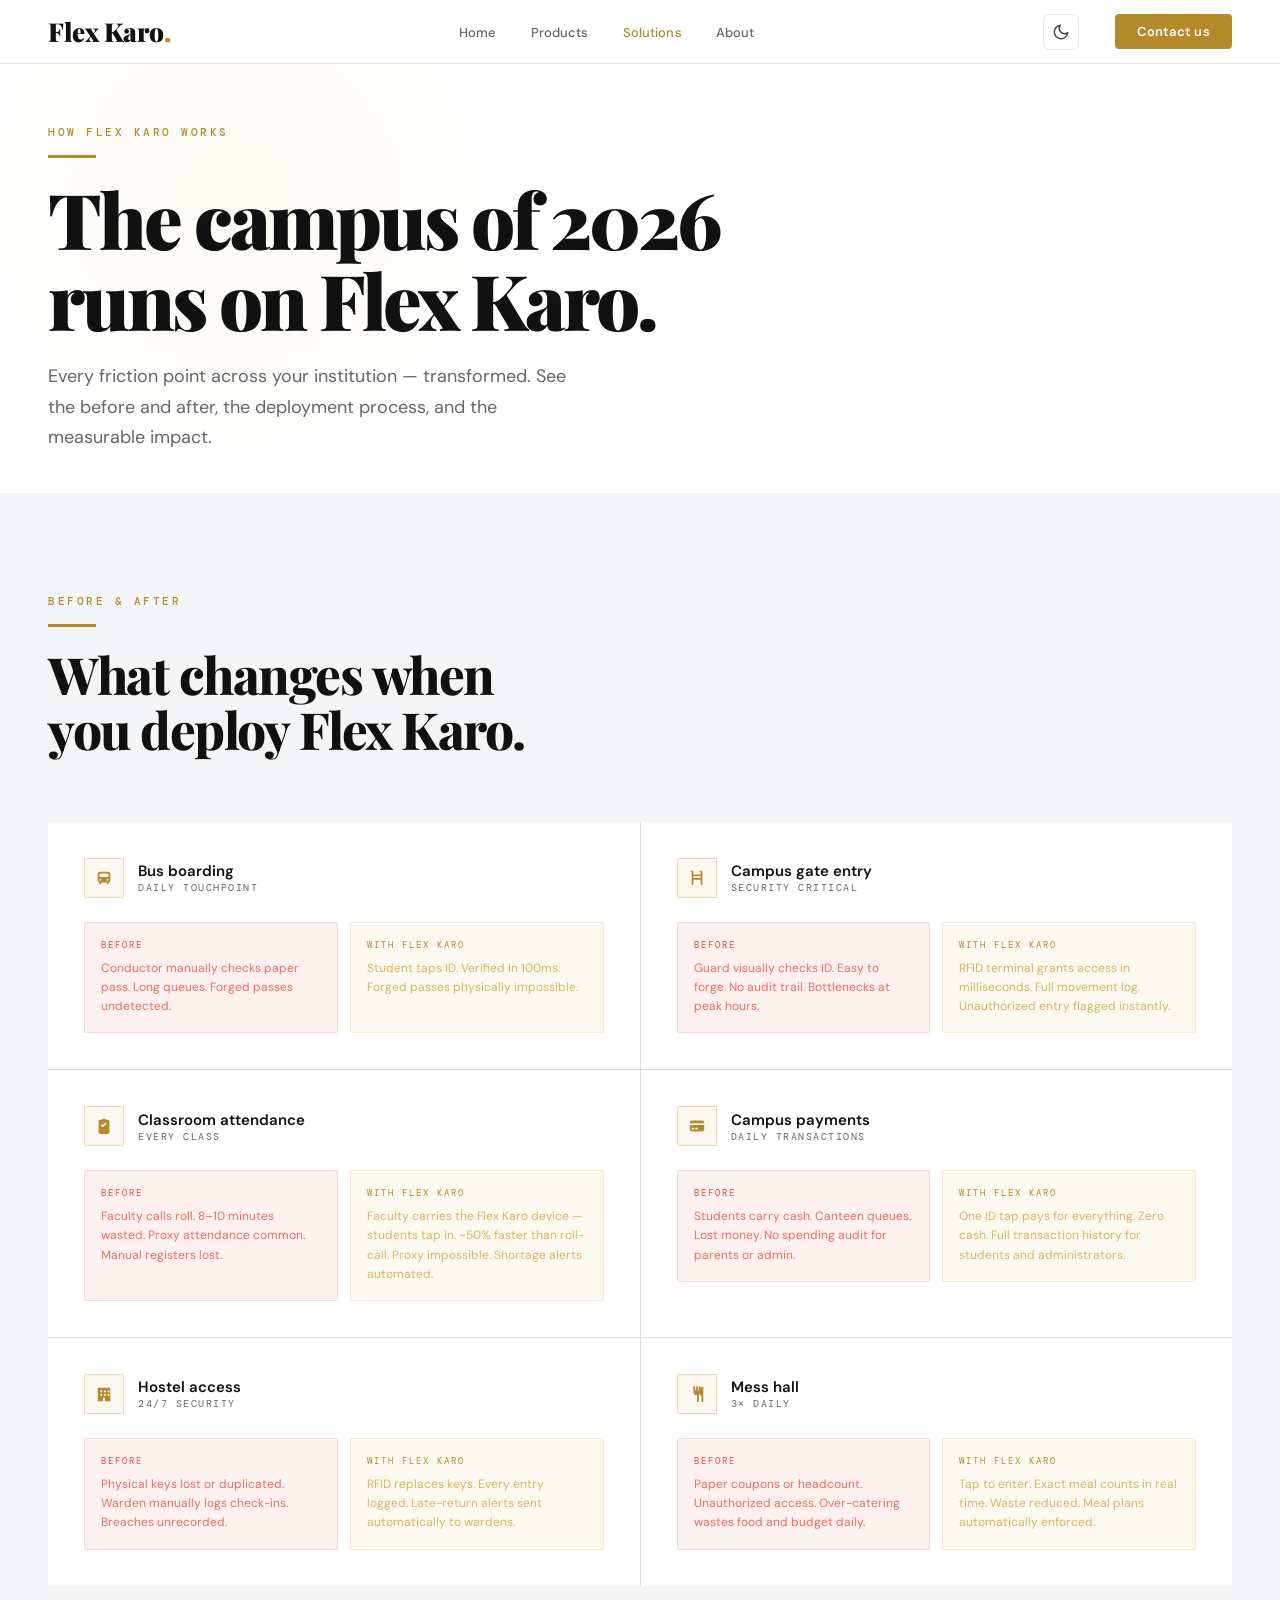
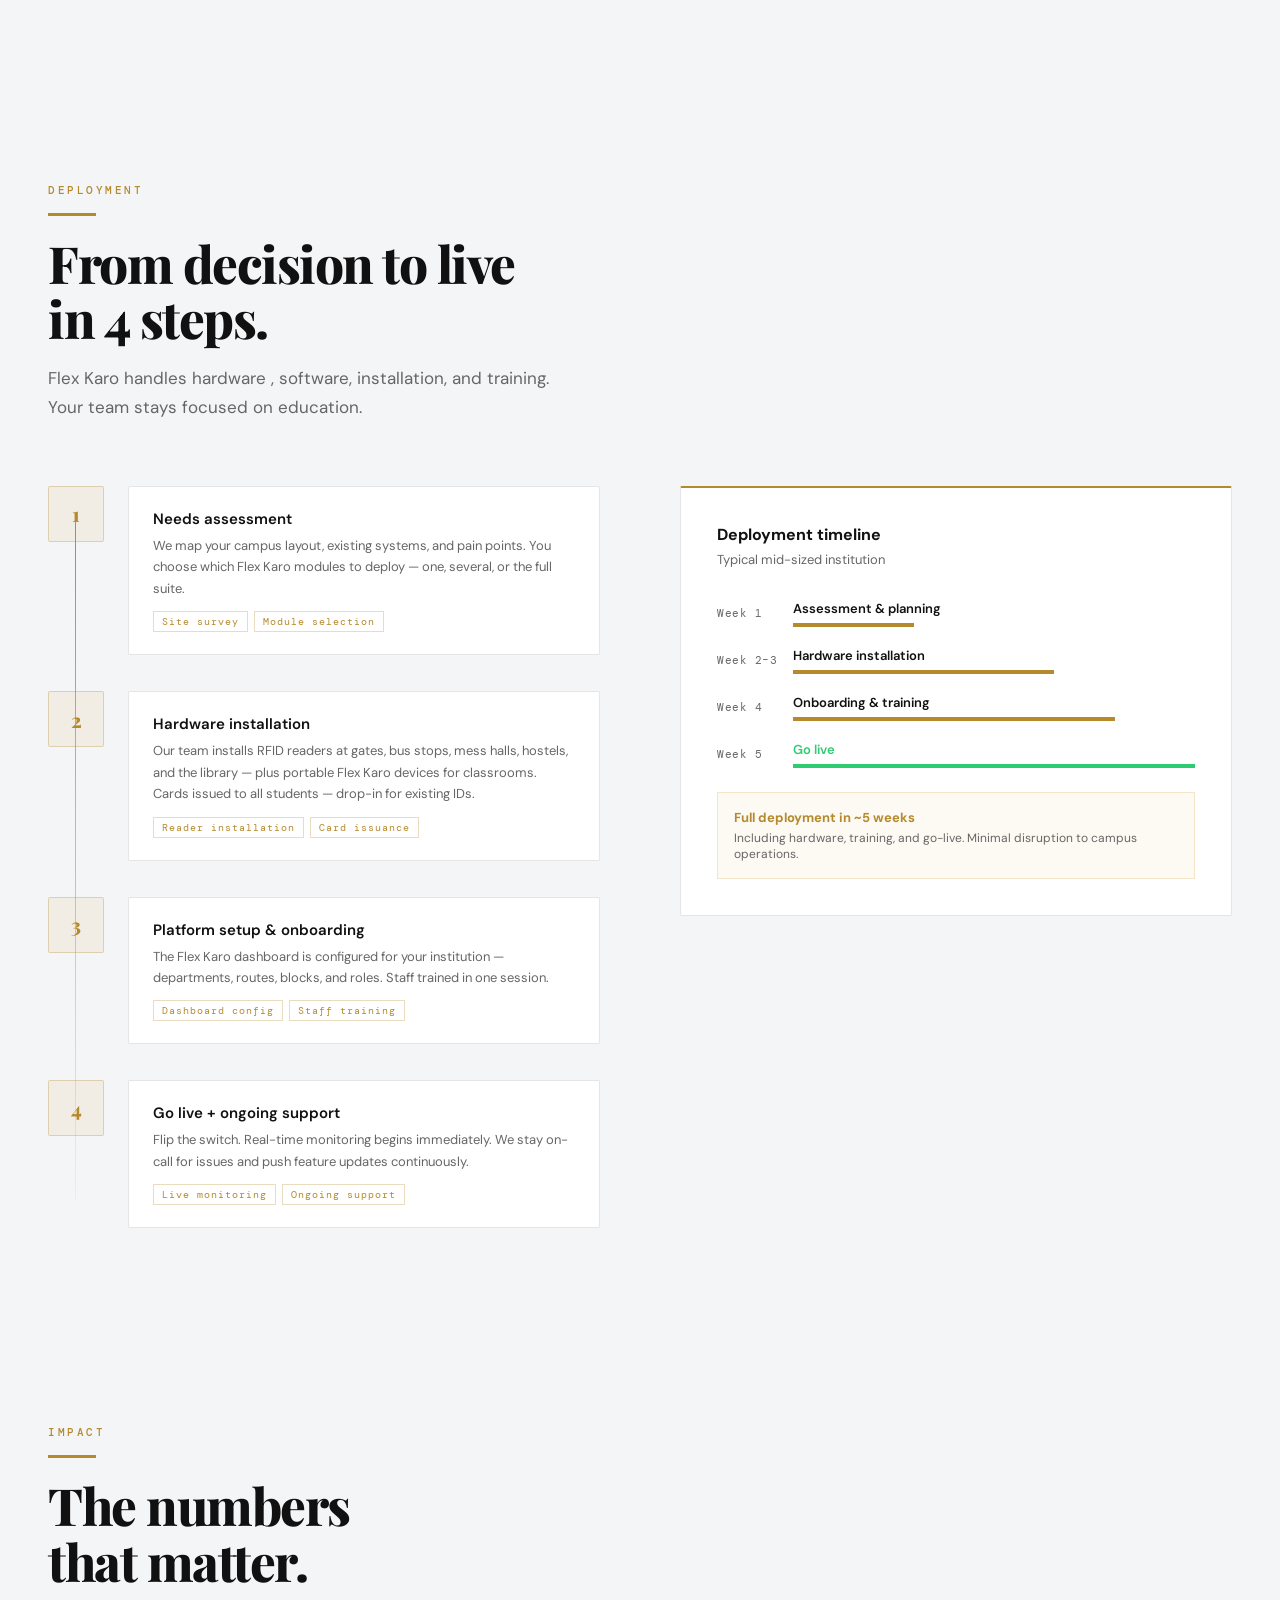
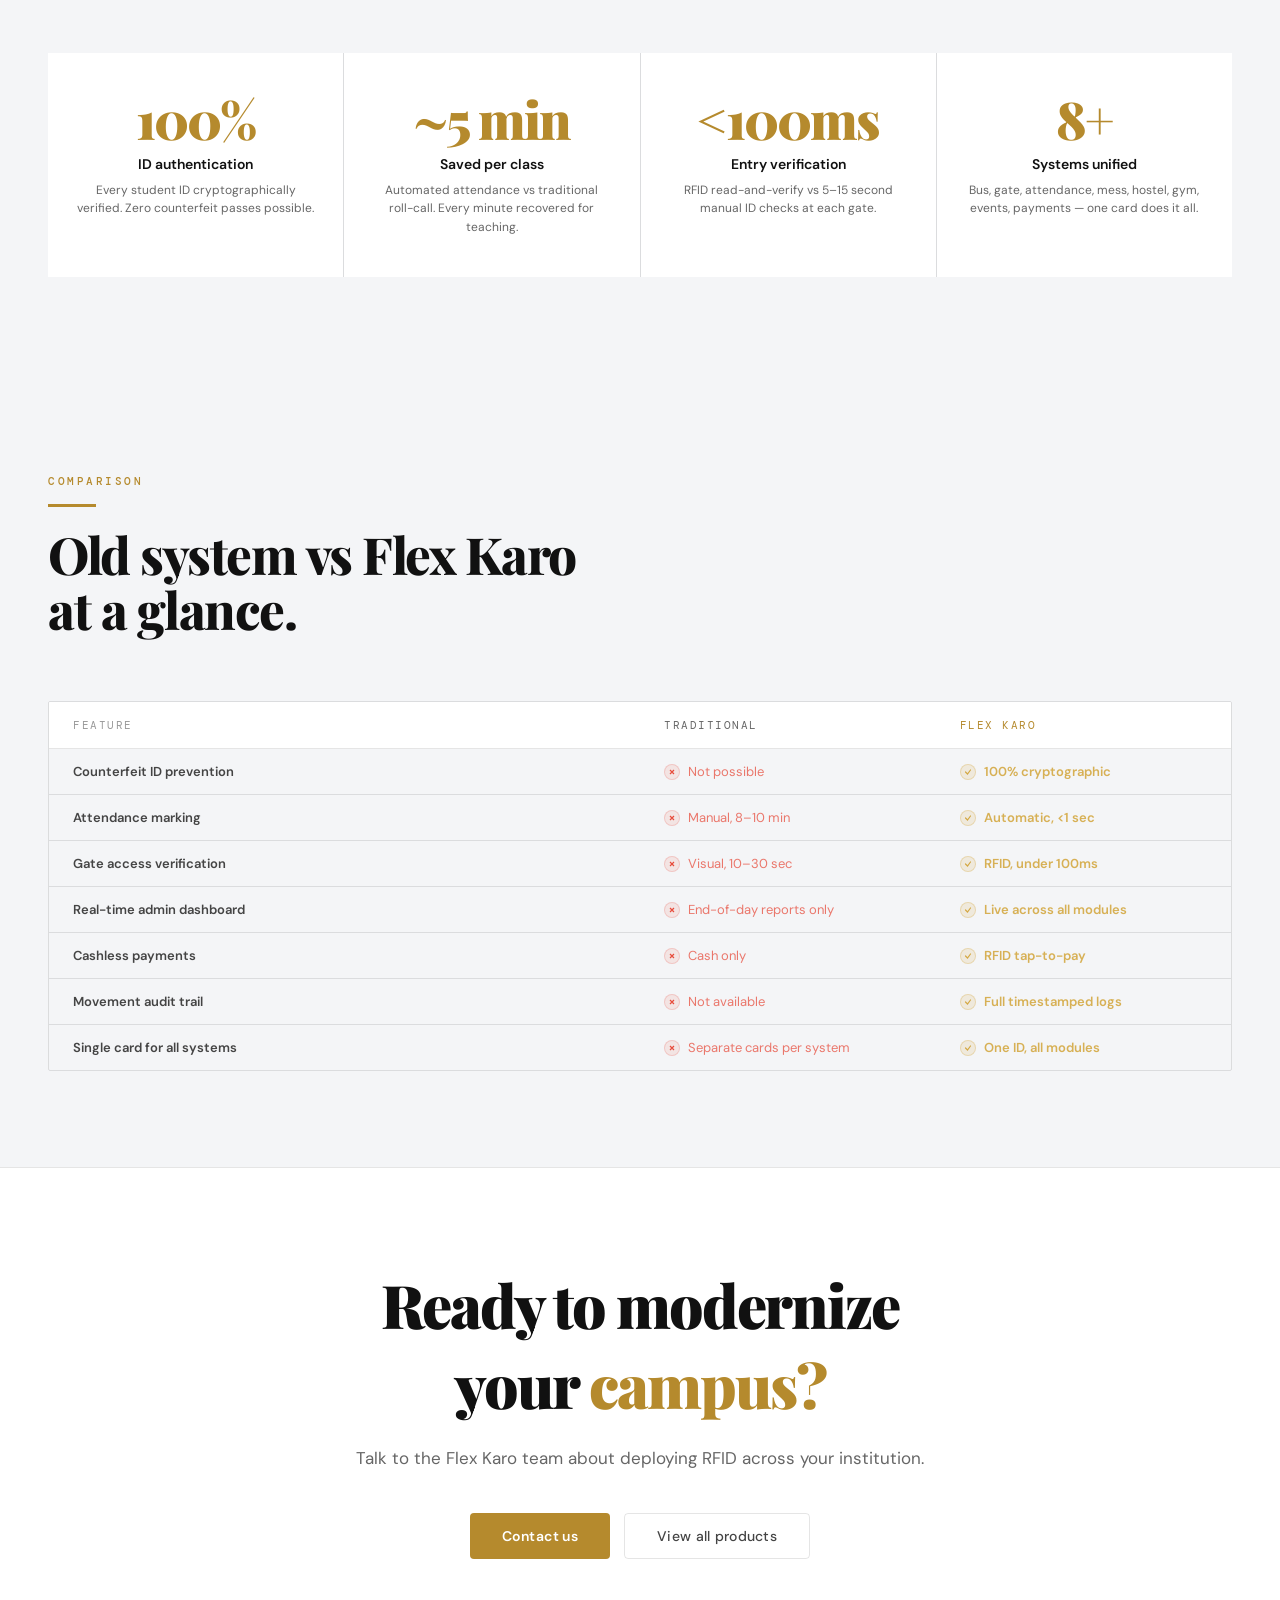
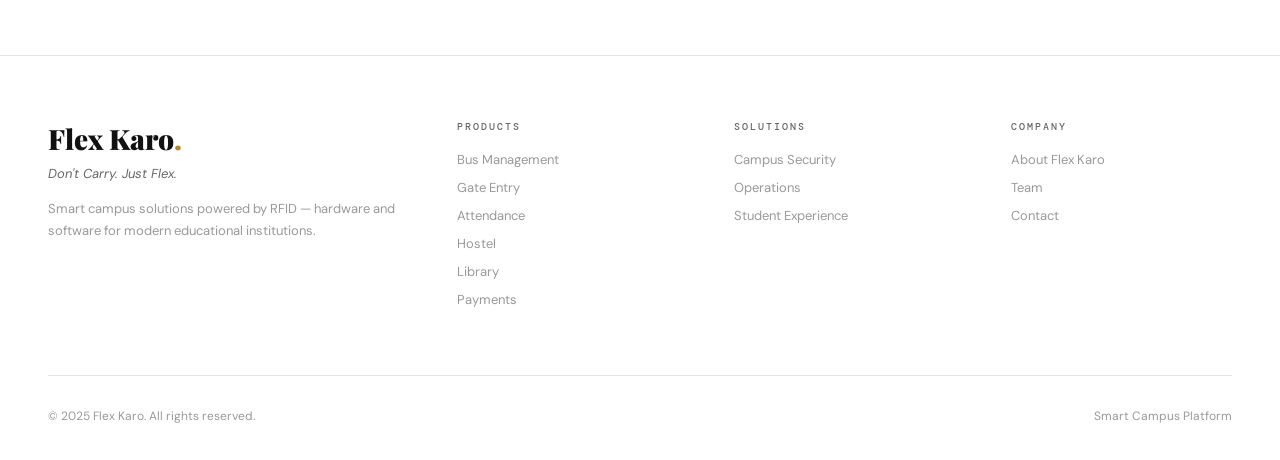
<file: solutions.html>
<!DOCTYPE html>
<html lang="en">
<head>
<meta charset="UTF-8"/>
<meta name="viewport" content="width=device-width, initial-scale=1.0"/>
<title>Solutions — Flex</title>
<link rel="icon" type="image/svg+xml" href="assets/logo.svg" />
<link rel="stylesheet" href="dark-theme.css"/>
<script src="assets/theme.js"></script>
<style>
.page-hero { padding: 120px 48px 40px; background: var(--bg-void); position: relative; overflow: hidden; }
.page-hero-grid { position: absolute; inset: 0; pointer-events: none; background-image: linear-gradient(rgba(255,255,255,0.025) 1px, transparent 1px), linear-gradient(90deg, rgba(255,255,255,0.025) 1px, transparent 1px); background-size: 80px 80px; mask-image: radial-gradient(ellipse at 70% 50%, black 10%, transparent 70%); }
.page-hero-glow { position: absolute; top: -20%; left: -5%; width: 600px; height: 600px; border-radius: 50%; background: radial-gradient(circle, rgba(212,168,67,0.06) 0%, transparent 65%); pointer-events: none; }
.page-hero-inner { max-width: 1200px; margin: 0 auto; position: relative; z-index: 1; }
.page-hero-title { font-family: var(--font-display); font-size: clamp(44px,6vw,80px); font-weight: 900; letter-spacing: -3px; line-height: 1.05; color: var(--white); margin-bottom: 22px; }
.page-hero-sub { font-size: 18px; color: var(--silver-dim); line-height: 1.7; max-width: 540px; }

/* BEFORE/AFTER CARDS */
.ba-grid { display: grid; grid-template-columns: 1fr 1fr; gap: 1px; background: var(--border); margin-top: 64px; }
.ba-card { background: var(--bg-card); padding: 36px; transition: background 200ms var(--ease); }
.ba-card:hover { background: var(--bg-elevated); }
.ba-card-header { display: flex; align-items: center; gap: 14px; margin-bottom: 24px; }
.ba-icon { width: 40px; height: 40px; border-radius: 2px; border: 1px solid var(--border-gold); background: rgba(212,168,67,0.08); display: flex; align-items: center; justify-content: center; flex-shrink: 0; }
.ba-icon svg { width: 18px; height: 18px; color: var(--gold); }
.ba-card-title { font-size: 15px; font-weight: 600; color: var(--white); }
.ba-card-tag { font-family: var(--font-mono); font-size: 10px; letter-spacing: 1.5px; text-transform: uppercase; color: var(--silver-dim); }
.ba-split { display: grid; grid-template-columns: 1fr 1fr; gap: 12px; }
.ba-block { padding: 16px; border-radius: 2px; }
.ba-block.before { background: rgba(231,76,60,0.08); border: 1px solid rgba(231,76,60,0.15); }
.ba-block.after { background: rgba(212,168,67,0.07); border: 1px solid rgba(212,168,67,0.2); }
.ba-label { font-family: var(--font-mono); font-size: 9px; letter-spacing: 2px; text-transform: uppercase; margin-bottom: 8px; }
.ba-block.before .ba-label { color: #E74C3C; }
.ba-block.after .ba-label { color: var(--gold); }
.ba-text { font-size: 12px; line-height: 1.6; }
.ba-block.before .ba-text { color: rgba(231,76,60,0.8); }
.ba-block.after .ba-text { color: rgba(212,168,67,0.85); }

/* PROCESS */
.process-layout { display: grid; grid-template-columns: 1fr 1fr; gap: 80px; margin-top: 64px; align-items: start; }
.process-steps { display: flex; flex-direction: column; gap: 0; position: relative; }
.process-line { position: absolute; left: 27px; top: 28px; bottom: 28px; width: 1px; background: linear-gradient(180deg, var(--gold), rgba(212,168,67,0.1)); }
.process-step { display: flex; gap: 24px; padding: 0 0 36px; position: relative; z-index: 1; }
.process-step:last-child { padding-bottom: 0; }
.p-dot { width: 56px; height: 56px; border-radius: 2px; border: 1px solid var(--border-gold); background: rgba(212,168,67,0.1); display: flex; align-items: center; justify-content: center; flex-shrink: 0; font-family: var(--font-display); font-size: 20px; font-weight: 800; color: var(--gold); }
.p-content { background: var(--bg-card); border: 1px solid var(--border); border-radius: 2px; padding: 22px 24px; flex: 1; transition: border-color 200ms; }
.p-content:hover { border-color: var(--border-gold); }
.p-title { font-size: 15px; font-weight: 600; color: var(--white); margin-bottom: 6px; }
.p-desc { font-size: 13px; color: var(--silver-dim); line-height: 1.65; }
.p-tags { display: flex; gap: 6px; margin-top: 12px; flex-wrap: wrap; }
.p-tag { font-family: var(--font-mono); font-size: 10px; letter-spacing: 1px; padding: 3px 8px; border: 1px solid var(--border-gold); color: var(--gold); }

/* TIMELINE PANEL */
.timeline-panel { background: var(--bg-card); border: 1px solid var(--border); border-radius: 2px; padding: 36px; border-top: 2px solid var(--gold); }
.tp-title { font-size: 16px; font-weight: 700; color: var(--white); margin-bottom: 6px; }
.tp-sub { font-size: 13px; color: var(--silver-dim); margin-bottom: 32px; }
.tp-row { display: flex; align-items: center; gap: 16px; margin-bottom: 20px; }
.tp-row:last-child { margin-bottom: 0; }
.tp-week { font-family: var(--font-mono); font-size: 11px; color: var(--silver-dim); width: 60px; flex-shrink: 0; letter-spacing: 0.5px; }
.tp-bar-wrap { flex: 1; }
.tp-bar-label { font-size: 13px; font-weight: 600; color: var(--white); margin-bottom: 6px; }
.tp-bar { height: 4px; background: rgba(255,255,255,0.07); border-radius: 0; overflow: hidden; }
.tp-bar-fill { height: 100%; background: var(--gold); border-radius: 0; }
.tp-bar-fill.green { background: #2ECC71; }
.tp-live { margin-top: 24px; padding: 16px; border: 1px solid rgba(212,168,67,0.25); background: rgba(212,168,67,0.06); }
.tp-live-title { font-size: 13px; font-weight: 700; color: var(--gold); margin-bottom: 4px; }
.tp-live-sub { font-size: 12px; color: var(--silver-dim); }

/* ROI */
.roi-grid { display: grid; grid-template-columns: repeat(4,1fr); gap: 1px; background: var(--border); margin-top: 64px; }
.roi-card { background: var(--bg-card); padding: 40px 28px; text-align: center; transition: background 200ms var(--ease); position: relative; overflow: hidden; }
.roi-card::before { content: ''; position: absolute; top: 0; left: 0; right: 0; height: 2px; background: var(--gold); transform: scaleX(0); transform-origin: left; transition: transform 300ms var(--ease); }
.roi-card:hover { background: var(--bg-elevated); }
.roi-card:hover::before { transform: scaleX(1); }
.roi-num { font-family: var(--font-display); font-size: 52px; font-weight: 900; letter-spacing: -2px; color: var(--gold); line-height: 1; margin-bottom: 10px; }
.roi-label { font-size: 14px; font-weight: 600; color: var(--white); margin-bottom: 8px; }
.roi-sub { font-size: 12px; color: var(--silver-dim); line-height: 1.55; }

/* COMPARE TABLE */
.compare-wrap { margin-top: 64px; border: 1px solid var(--border); border-radius: 2px; overflow: hidden; }
.compare-header { display: grid; grid-template-columns: 2fr 1fr 1fr; background: var(--bg-void); border-bottom: 1px solid var(--border); }
.ch-cell { padding: 16px 24px; font-family: var(--font-mono); font-size: 11px; letter-spacing: 1.5px; text-transform: uppercase; }
.ch-cell:first-child { color: var(--muted); }
.ch-cell.old { color: var(--silver-dim); }
.ch-cell.flex-col { color: var(--gold); }
.compare-row { display: grid; grid-template-columns: 2fr 1fr 1fr; border-bottom: 1px solid var(--border); }
.compare-row:last-child { border-bottom: none; }
.compare-row:nth-child(even) { background: rgba(255,255,255,0.02); }
.cc { padding: 14px 24px; font-size: 13px; display: flex; align-items: center; gap: 8px; }
.cc.feat { font-weight: 600; color: var(--silver); }
.cc.bad { color: rgba(231,76,60,0.75); }
.cc.good { color: rgba(212,168,67,0.9); font-weight: 600; }
.ci { width: 16px; height: 16px; border-radius: 50%; display: flex; align-items: center; justify-content: center; flex-shrink: 0; }
.ci.yes { background: rgba(212,168,67,0.15); border: 1px solid rgba(212,168,67,0.3); }
.ci.no  { background: rgba(231,76,60,0.1); border: 1px solid rgba(231,76,60,0.2); }
.ci svg { width: 8px; height: 8px; }

/* CTA */
.cta-band { background: var(--bg-void); border-top: 1px solid var(--border); padding: 96px 48px; text-align: center; }
.cta-title { font-family: var(--font-display); font-size: clamp(36px,5vw,60px); font-weight: 900; letter-spacing: -2px; color: var(--white); margin-bottom: 20px; }
.cta-title .gold { color: var(--gold); }
.cta-sub { font-size: 17px; color: var(--silver-dim); margin-bottom: 40px; line-height: 1.7; }
.cta-btns { display: flex; gap: 14px; justify-content: center; flex-wrap: wrap; }

@media (max-width: 900px) {
  .ba-grid { grid-template-columns: 1fr; }
  .process-layout { grid-template-columns: 1fr; }
  .roi-grid { grid-template-columns: 1fr 1fr; }
  .page-hero { padding: 120px 24px 72px; }
}
@media (max-width: 560px) {
  .roi-grid { grid-template-columns: 1fr 1fr; }
  .ba-split { grid-template-columns: 1fr; }
  .compare-header, .compare-row { grid-template-columns: 1.5fr 0.8fr 0.8fr; }
  .cc { padding: 12px 14px; font-size: 12px; }
  .page-hero { padding: 100px 20px 64px; }
  .cta-band { padding: 64px 20px; }
}
</style>
</head>
<body>

<nav class="nav">
  <a href="index.html" class="nav-logo">Flex Karo<span class="dot">.</span></a>
  <ul class="nav-links">
    <li><a href="index.html">Home</a></li>
    <li><a href="products.html">Products</a></li>
    <li><a href="solutions.html" class="active">Solutions</a></li>
    <li><a href="about.html">About</a></li>
  </ul>
  <div style="display:flex; align-items:center; margin-left:auto;">
    <button id="theme-toggle" class="theme-toggle" aria-label="Toggle theme">
      <svg class="sun-icon" viewBox="0 0 24 24" fill="none" stroke="currentColor" stroke-width="2" stroke-linecap="round" stroke-linejoin="round"><circle cx="12" cy="12" r="5"></circle><line x1="12" y1="1" x2="12" y2="3"></line><line x1="12" y1="21" x2="12" y2="23"></line><line x1="4.22" y1="4.22" x2="5.64" y2="5.64"></line><line x1="18.36" y1="18.36" x2="19.78" y2="19.78"></line><line x1="1" y1="12" x2="3" y2="12"></line><line x1="21" y1="12" x2="23" y2="12"></line><line x1="4.22" y1="19.78" x2="5.64" y2="18.36"></line><line x1="18.36" y1="5.64" x2="19.78" y2="4.22"></line></svg>
      <svg class="moon-icon" viewBox="0 0 24 24" fill="none" stroke="currentColor" stroke-width="2" stroke-linecap="round" stroke-linejoin="round"><path d="M21 12.79A9 9 0 1 1 11.21 3 7 7 0 0 0 21 12.79z"></path></svg>
    </button>
    <a href="about.html#contact" class="nav-cta">Contact us</a>
  </div>
</nav>

<div class="page-hero">
  <div class="page-hero-grid"></div>
  <div class="page-hero-glow"></div>
  <div class="page-hero-inner">
    <span class="eyebrow">How Flex Karo works</span>
    <span class="gold-line"></span>
    <h1 class="page-hero-title">The campus of 2026<br/>runs on Flex Karo.</h1>
    <p class="page-hero-sub">Every friction point across your institution — transformed. See the before and after, the deployment process, and the measurable impact.</p>
  </div>
</div>

<!-- BEFORE / AFTER -->
<section class="section s-base" id="security">
  <div class="section-inner">
    <span class="eyebrow">Before &amp; After</span>
    <span class="gold-line"></span>
    <h2 class="section-title">What changes when<br/>you deploy Flex Karo.</h2>
    <div class="ba-grid reveal">

      <div class="ba-card">
        <div class="ba-card-header">
          <div class="ba-icon"><svg viewBox="0 0 20 20" fill="currentColor"><path fill-rule="evenodd" d="M3 6a3 3 0 013-3h8a3 3 0 013 3v7a2 2 0 01-2 2v1a1 1 0 11-2 0v-1H7v1a1 1 0 11-2 0v-1a2 2 0 01-2-2V6zm2 0v3h10V6c0-.55-.45-1-1-1H6c-.55 0-1 .45-1 1zm1 5a1 1 0 100 2 1 1 0 000-2zm8 0a1 1 0 100 2 1 1 0 000-2z" clip-rule="evenodd"/></svg></div>
          <div><div class="ba-card-title">Bus boarding</div><div class="ba-card-tag">Daily touchpoint</div></div>
        </div>
        <div class="ba-split">
          <div class="ba-block before"><div class="ba-label">Before</div><div class="ba-text">Conductor manually checks paper pass. Long queues. Forged passes undetected.</div></div>
          <div class="ba-block after"><div class="ba-label">With Flex Karo</div><div class="ba-text">Student taps ID. Verified in 100ms. Forged passes physically impossible.</div></div>
        </div>
      </div>

      <div class="ba-card">
        <div class="ba-card-header">
          <div class="ba-icon"><svg viewBox="0 0 20 20" fill="currentColor"><path d="M3 3a1 1 0 011-1h1a1 1 0 011 1v14a1 1 0 11-2 0V3zm10 0a1 1 0 011-1h1a1 1 0 011 1v14a1 1 0 11-2 0V3zM6 6h8v2H6V6zm0 4h8v2H6v-2z"/></svg></div>
          <div><div class="ba-card-title">Campus gate entry</div><div class="ba-card-tag">Security critical</div></div>
        </div>
        <div class="ba-split">
          <div class="ba-block before"><div class="ba-label">Before</div><div class="ba-text">Guard visually checks ID. Easy to forge. No audit trail. Bottlenecks at peak hours.</div></div>
          <div class="ba-block after"><div class="ba-label">With Flex Karo</div><div class="ba-text">RFID terminal grants access in milliseconds. Full movement log. Unauthorized entry flagged instantly.</div></div>
        </div>
      </div>

      <div class="ba-card" id="operations">
        <div class="ba-card-header">
          <div class="ba-icon"><svg viewBox="0 0 20 20" fill="currentColor"><path fill-rule="evenodd" d="M9 2a1 1 0 00-1 1H6a2 2 0 00-2 2v12a2 2 0 002 2h8a2 2 0 002-2V5a2 2 0 00-2-2h-2a1 1 0 00-1-1H9zm-.5 9.5l-2-2 1.4-1.4L8.5 9.2 11.6 6.1 13 7.5l-4.5 4z" clip-rule="evenodd"/></svg></div>
          <div><div class="ba-card-title">Classroom attendance</div><div class="ba-card-tag">Every class</div></div>
        </div>
        <div class="ba-split">
          <div class="ba-block before"><div class="ba-label">Before</div><div class="ba-text">Faculty calls roll. 8–10 minutes wasted. Proxy attendance common. Manual registers lost.</div></div>
          <div class="ba-block after"><div class="ba-label">With Flex Karo</div><div class="ba-text">Faculty carries the Flex Karo device — students tap in. ~50% faster than roll-call. Proxy impossible. Shortage alerts automated.</div></div>
        </div>
      </div>

      <div class="ba-card" id="students">
        <div class="ba-card-header">
          <div class="ba-icon"><svg viewBox="0 0 20 20" fill="currentColor"><path d="M4 4a2 2 0 00-2 2v1h16V6a2 2 0 00-2-2H4z"/><path fill-rule="evenodd" d="M18 9H2v5a2 2 0 002 2h12a2 2 0 002-2V9zM4 13a1 1 0 011-1h1a1 1 0 110 2H5a1 1 0 01-1-1zm5-1a1 1 0 100 2h1a1 1 0 100-2H9z" clip-rule="evenodd"/></svg></div>
          <div><div class="ba-card-title">Campus payments</div><div class="ba-card-tag">Daily transactions</div></div>
        </div>
        <div class="ba-split">
          <div class="ba-block before"><div class="ba-label">Before</div><div class="ba-text">Students carry cash. Canteen queues. Lost money. No spending audit for parents or admin.</div></div>
          <div class="ba-block after"><div class="ba-label">With Flex Karo</div><div class="ba-text">One ID tap pays for everything. Zero cash. Full transaction history for students and administrators.</div></div>
        </div>
      </div>

      <div class="ba-card">
        <div class="ba-card-header">
          <div class="ba-icon"><svg viewBox="0 0 20 20" fill="currentColor"><path fill-rule="evenodd" d="M3 3v15h6v-4h2v4h6V3H3zm3 3h2v2H6V6zm4 0h2v2h-2V6zm4 0h2v2h-2V6zM6 10h2v2H6v-2zm4 0h2v2h-2v-2zm4 0h2v2h-2v-2z" clip-rule="evenodd"/></svg></div>
          <div><div class="ba-card-title">Hostel access</div><div class="ba-card-tag">24/7 security</div></div>
        </div>
        <div class="ba-split">
          <div class="ba-block before"><div class="ba-label">Before</div><div class="ba-text">Physical keys lost or duplicated. Warden manually logs check-ins. Breaches unrecorded.</div></div>
          <div class="ba-block after"><div class="ba-label">With Flex Karo</div><div class="ba-text">RFID replaces keys. Every entry logged. Late-return alerts sent automatically to wardens.</div></div>
        </div>
      </div>

      <div class="ba-card">
        <div class="ba-card-header">
          <div class="ba-icon"><svg viewBox="0 0 20 20" fill="currentColor"><path d="M6 2a1 1 0 112 0v4h1V2a1 1 0 112 0v4h1V2a1 1 0 112 0v6a3 3 0 01-2 2.83V18a1 1 0 11-2 0v-7.17A3 3 0 016 8V2zm10 0a1 1 0 011 1v15a1 1 0 11-2 0v-6c-1 0-2-1-2-3 0-3 1-7 3-7z"/></svg></div>
          <div><div class="ba-card-title">Mess hall</div><div class="ba-card-tag">3× daily</div></div>
        </div>
        <div class="ba-split">
          <div class="ba-block before"><div class="ba-label">Before</div><div class="ba-text">Paper coupons or headcount. Unauthorized access. Over-catering wastes food and budget daily.</div></div>
          <div class="ba-block after"><div class="ba-label">With Flex Karo</div><div class="ba-text">Tap to enter. Exact meal counts in real time. Waste reduced. Meal plans automatically enforced.</div></div>
        </div>
      </div>

    </div>
  </div>
</section>

<!-- DEPLOYMENT PROCESS -->
<section class="section s-void">
  <div class="section-inner">
    <span class="eyebrow">Deployment</span>
    <span class="gold-line"></span>
    <h2 class="section-title">From decision to live<br/>in 4 steps.</h2>
    <p class="section-sub">Flex Karo handles hardware , software, installation, and training. Your team stays focused on education.</p>
    <div class="process-layout">
      <div class="process-steps reveal">
        <div class="process-line"></div>
        <div class="process-step">
          <div class="p-dot">1</div>
          <div class="p-content">
            <div class="p-title">Needs assessment</div>
            <div class="p-desc">We map your campus layout, existing systems, and pain points. You choose which Flex Karo modules to deploy — one, several, or the full suite.</div>
            <div class="p-tags"><span class="p-tag">Site survey</span><span class="p-tag">Module selection</span></div>
          </div>
        </div>
        <div class="process-step">
          <div class="p-dot">2</div>
          <div class="p-content">
            <div class="p-title">Hardware installation</div>
            <div class="p-desc">Our team installs RFID readers at gates, bus stops, mess halls, hostels, and the library — plus portable Flex Karo devices for classrooms. Cards issued to all students — drop-in for existing IDs.</div>
            <div class="p-tags"><span class="p-tag">Reader installation</span><span class="p-tag">Card issuance</span></div>
          </div>
        </div>
        <div class="process-step">
          <div class="p-dot">3</div>
          <div class="p-content">
            <div class="p-title">Platform setup &amp; onboarding</div>
            <div class="p-desc">The Flex Karo dashboard is configured for your institution — departments, routes, blocks, and roles. Staff trained in one session.</div>
            <div class="p-tags"><span class="p-tag">Dashboard config</span><span class="p-tag">Staff training</span></div>
          </div>
        </div>
        <div class="process-step">
          <div class="p-dot">4</div>
          <div class="p-content">
            <div class="p-title">Go live + ongoing support</div>
            <div class="p-desc">Flip the switch. Real-time monitoring begins immediately. We stay on-call for issues and push feature updates continuously.</div>
            <div class="p-tags"><span class="p-tag">Live monitoring</span><span class="p-tag">Ongoing support</span></div>
          </div>
        </div>
      </div>
      <div class="timeline-panel reveal reveal-delay-2">
        <div class="tp-title">Deployment timeline</div>
        <div class="tp-sub">Typical mid-sized institution</div>
        <div class="tp-row">
          <div class="tp-week">Week 1</div>
          <div class="tp-bar-wrap">
            <div class="tp-bar-label">Assessment &amp; planning</div>
            <div class="tp-bar"><div class="tp-bar-fill" style="width:30%;"></div></div>
          </div>
        </div>
        <div class="tp-row">
          <div class="tp-week">Week 2–3</div>
          <div class="tp-bar-wrap">
            <div class="tp-bar-label">Hardware installation</div>
            <div class="tp-bar"><div class="tp-bar-fill" style="width:65%;"></div></div>
          </div>
        </div>
        <div class="tp-row">
          <div class="tp-week">Week 4</div>
          <div class="tp-bar-wrap">
            <div class="tp-bar-label">Onboarding &amp; training</div>
            <div class="tp-bar"><div class="tp-bar-fill" style="width:80%;"></div></div>
          </div>
        </div>
        <div class="tp-row">
          <div class="tp-week">Week 5</div>
          <div class="tp-bar-wrap">
            <div class="tp-bar-label" style="color:#2ECC71;">Go live</div>
            <div class="tp-bar"><div class="tp-bar-fill green" style="width:100%;"></div></div>
          </div>
        </div>
        <div class="tp-live">
          <div class="tp-live-title">Full deployment in ~5 weeks</div>
          <div class="tp-live-sub">Including hardware, training, and go-live. Minimal disruption to campus operations.</div>
        </div>
      </div>
    </div>
  </div>
</section>

<!-- ROI -->
<section class="section s-raised">
  <div class="section-inner">
    <span class="eyebrow">Impact</span>
    <span class="gold-line"></span>
    <h2 class="section-title">The numbers<br/>that matter.</h2>
    <div class="roi-grid reveal">
      <div class="roi-card"><div class="roi-num">100%</div><div class="roi-label">ID authentication</div><div class="roi-sub">Every student ID cryptographically verified. Zero counterfeit passes possible.</div></div>
      <div class="roi-card"><div class="roi-num">~5 min</div><div class="roi-label">Saved per class</div><div class="roi-sub">Automated attendance vs traditional roll-call. Every minute recovered for teaching.</div></div>
      <div class="roi-card"><div class="roi-num">&lt;100ms</div><div class="roi-label">Entry verification</div><div class="roi-sub">RFID read-and-verify vs 5–15 second manual ID checks at each gate.</div></div>
      <div class="roi-card"><div class="roi-num">8+</div><div class="roi-label">Systems unified</div><div class="roi-sub">Bus, gate, attendance, mess, hostel, gym, events, payments — one card does it all.</div></div>
    </div>
  </div>
</section>

<!-- COMPARISON TABLE -->
<section class="section s-base">
  <div class="section-inner">
    <span class="eyebrow">Comparison</span>
    <span class="gold-line"></span>
    <h2 class="section-title">Old system vs Flex Karo<br/>at a glance.</h2>
    <div class="compare-wrap reveal">
      <div class="compare-header">
        <div class="ch-cell">Feature</div>
        <div class="ch-cell old">Traditional</div>
        <div class="ch-cell flex-col">Flex Karo</div>
      </div>
      <div class="compare-row"><div class="cc feat">Counterfeit ID prevention</div><div class="cc bad"><div class="ci no"><svg viewBox="0 0 8 8" fill="none"><path d="M2 2l4 4M6 2l-4 4" stroke="#E74C3C" stroke-width="1.2"/></svg></div>Not possible</div><div class="cc good"><div class="ci yes"><svg viewBox="0 0 8 8" fill="none"><path d="M1.5 4l2 2L6.5 2" stroke="currentColor" stroke-width="1.2" stroke-linecap="round" color="#D4A843"/></svg></div>100% cryptographic</div></div>
      <div class="compare-row"><div class="cc feat">Attendance marking</div><div class="cc bad"><div class="ci no"><svg viewBox="0 0 8 8" fill="none"><path d="M2 2l4 4M6 2l-4 4" stroke="#E74C3C" stroke-width="1.2"/></svg></div>Manual, 8–10 min</div><div class="cc good"><div class="ci yes"><svg viewBox="0 0 8 8" fill="none"><path d="M1.5 4l2 2L6.5 2" stroke="currentColor" stroke-width="1.2" stroke-linecap="round" color="#D4A843"/></svg></div>Automatic, &lt;1 sec</div></div>
      <div class="compare-row"><div class="cc feat">Gate access verification</div><div class="cc bad"><div class="ci no"><svg viewBox="0 0 8 8" fill="none"><path d="M2 2l4 4M6 2l-4 4" stroke="#E74C3C" stroke-width="1.2"/></svg></div>Visual, 10–30 sec</div><div class="cc good"><div class="ci yes"><svg viewBox="0 0 8 8" fill="none"><path d="M1.5 4l2 2L6.5 2" stroke="currentColor" stroke-width="1.2" stroke-linecap="round" color="#D4A843"/></svg></div>RFID, under 100ms</div></div>
      <div class="compare-row"><div class="cc feat">Real-time admin dashboard</div><div class="cc bad"><div class="ci no"><svg viewBox="0 0 8 8" fill="none"><path d="M2 2l4 4M6 2l-4 4" stroke="#E74C3C" stroke-width="1.2"/></svg></div>End-of-day reports only</div><div class="cc good"><div class="ci yes"><svg viewBox="0 0 8 8" fill="none"><path d="M1.5 4l2 2L6.5 2" stroke="currentColor" stroke-width="1.2" stroke-linecap="round" color="#D4A843"/></svg></div>Live across all modules</div></div>
      <div class="compare-row"><div class="cc feat">Cashless payments</div><div class="cc bad"><div class="ci no"><svg viewBox="0 0 8 8" fill="none"><path d="M2 2l4 4M6 2l-4 4" stroke="#E74C3C" stroke-width="1.2"/></svg></div>Cash only</div><div class="cc good"><div class="ci yes"><svg viewBox="0 0 8 8" fill="none"><path d="M1.5 4l2 2L6.5 2" stroke="currentColor" stroke-width="1.2" stroke-linecap="round" color="#D4A843"/></svg></div>RFID tap-to-pay</div></div>
      <div class="compare-row"><div class="cc feat">Movement audit trail</div><div class="cc bad"><div class="ci no"><svg viewBox="0 0 8 8" fill="none"><path d="M2 2l4 4M6 2l-4 4" stroke="#E74C3C" stroke-width="1.2"/></svg></div>Not available</div><div class="cc good"><div class="ci yes"><svg viewBox="0 0 8 8" fill="none"><path d="M1.5 4l2 2L6.5 2" stroke="currentColor" stroke-width="1.2" stroke-linecap="round" color="#D4A843"/></svg></div>Full timestamped logs</div></div>
      <div class="compare-row"><div class="cc feat">Single card for all systems</div><div class="cc bad"><div class="ci no"><svg viewBox="0 0 8 8" fill="none"><path d="M2 2l4 4M6 2l-4 4" stroke="#E74C3C" stroke-width="1.2"/></svg></div>Separate cards per system</div><div class="cc good"><div class="ci yes"><svg viewBox="0 0 8 8" fill="none"><path d="M1.5 4l2 2L6.5 2" stroke="currentColor" stroke-width="1.2" stroke-linecap="round" color="#D4A843"/></svg></div>One ID, all modules</div></div>
    </div>
  </div>
</section>

<!-- CTA -->
<div class="cta-band">
  <h2 class="cta-title">Ready to modernize<br/>your <span class="gold">campus?</span></h2>
  <p class="cta-sub">Talk to the Flex Karo team about deploying RFID across your institution.</p>
  <div class="cta-btns">
    <a href="about.html#contact" class="btn-gold">Contact us</a>
    <a href="products.html" class="btn-ghost">View all products</a>
  </div>
</div>

<footer>
  <div class="footer-inner">
    <div class="footer-top">
      <div><div class="footer-logo">Flex Karo<span>.</span></div><div class="footer-tagline">Don't Carry. Just Flex.</div><div class="footer-desc">Smart campus solutions powered by RFID — hardware and software for modern educational institutions.</div></div>
      <div class="footer-col"><div class="footer-col-title">Products</div><a href="products.html#bus">Bus Management</a><a href="products.html#gate">Gate Entry</a><a href="products.html#attendance">Attendance</a><a href="products.html#hostel">Hostel</a><a href="products.html#library">Library</a><a href="products.html#payments">Payments</a></div>
      <div class="footer-col"><div class="footer-col-title">Solutions</div><a href="#security">Campus Security</a><a href="#operations">Operations</a><a href="#students">Student Experience</a></div>
      <div class="footer-col"><div class="footer-col-title">Company</div><a href="about.html">About Flex Karo</a><a href="about.html#team">Team</a><a href="about.html#contact">Contact</a></div>
    </div>
    <div class="footer-bottom"><span>© 2025 Flex Karo. All rights reserved.</span><span>Smart Campus Platform</span></div>
  </div>
</footer>

<script>
const obs = new IntersectionObserver(e => e.forEach(x => { if (x.isIntersecting) x.target.classList.add('visible'); }), { threshold: 0.07 });
document.querySelectorAll('.reveal').forEach(el => obs.observe(el));
document.querySelectorAll('.ba-card, .roi-card, .p-content').forEach((el,i) => { el.style.transitionDelay = `${i*0.06}s`; });
</script>
</body>
</html>
</file>
<file: dark-theme.css>
/* ═══════════════════════════════════════════════════════
   FLEX — DARK THEME  (CRED / NeoPOP inspired)
   Black · Gold · Silver
   ═══════════════════════════════════════════════════════ */

@import url('https://fonts.googleapis.com/css2?family=Playfair+Display:wght@700;800;900&family=DM+Sans:ital,wght@0,300;0,400;0,500;0,600;1,400&family=DM+Mono:wght@400;500&display=swap');

:root {
  /* Backgrounds */
  --bg-void:     #080808;
  --bg-base:     #0D0D0D;
  --bg-raised:   #141414;
  --bg-elevated: #1A1A1A;
  --bg-card:     #111111;
  --bg-card-2:   #161616;
  --bg-nav:      rgba(8,8,8,0.85);
  --bg-nav-hover:rgba(255,255,255,0.06);

  /* Gold palette */
  --gold:        #D4A843;
  --gold-bright: #F0C040;
  --gold-dim:    #8B6E2A;
  --gold-glow:   rgba(212,168,67,0.18);
  --gold-glow-lg:rgba(212,168,67,0.08);

  /* Silver/text */
  --white:       #F8F8F8;
  --silver:      #C0C0C0;
  --silver-dim:  #888888;
  --muted:       #444444;
  --border:      rgba(255,255,255,0.07);
  --border-gold: rgba(212,168,67,0.25);

  /* Semantic */
  --success:     #2ECC71;
  --danger:      #E74C3C;
  --warning:     #F39C12;

  /* Type */
  --font-display: 'Playfair Display', Georgia, serif;
  --font-body:    'DM Sans', system-ui, sans-serif;
  --font-mono:    'DM Mono', 'Fira Mono', monospace;

  /* Motion */
  --ease:   cubic-bezier(0.16, 1, 0.3, 1);
  --ease-out: cubic-bezier(0.0, 0.0, 0.2, 1);
  --t:      200ms;
  --t-slow: 500ms;
}

[data-theme="light"] {
  /* Backgrounds */
  --bg-void:     #FFFFFF;
  --bg-base:     #F4F5F7;
  --bg-raised:   #FFFFFF;
  --bg-elevated: #FFFFFF;
  --bg-card:     #FFFFFF;
  --bg-card-2:   #F9F9FB;
  --bg-nav:      rgba(255,255,255,0.85);
  --bg-nav-hover:rgba(0,0,0,0.05);

  /* Gold palette */
  --gold:        #B58A2D;
  --gold-bright: #D4A843;
  --gold-dim:    #8E6C23;
  --gold-glow:   rgba(181,138,45,0.18);
  --gold-glow-lg:rgba(181,138,45,0.08);

  /* Silver/text */
  --white:       #111111;
  --silver:      #444444;
  --silver-dim:  #666666;
  --muted:       #999999;
  --border:      rgba(0,0,0,0.1);
  --border-gold: rgba(181,138,45,0.3);
}


*, *::before, *::after { box-sizing: border-box; margin: 0; padding: 0; }
html { scroll-behavior: smooth; }
body {
  font-family: var(--font-body);
  background: var(--bg-base);
  color: var(--white);
  -webkit-font-smoothing: antialiased;
  overflow-x: hidden;
  transition: background var(--t) var(--ease), color var(--t) var(--ease);
}

/* ── NAV ── */
.nav {
  position: fixed; top: 0; left: 0; right: 0; z-index: 200;
  height: 64px;
  background: var(--bg-nav);
  backdrop-filter: blur(24px); -webkit-backdrop-filter: blur(24px);
  border-bottom: 1px solid var(--border);
  display: flex; align-items: center;
  padding: 0 48px;
  transition: background var(--t) var(--ease), border-color var(--t) var(--ease);
}
.nav-logo {
  font-family: var(--font-display);
  font-size: 26px; font-weight: 900; letter-spacing: -0.5px;
  color: var(--white); text-decoration: none;
  margin-right: auto; display: flex; align-items: center;
}
.nav-logo .dot { color: var(--gold); }
.nav-links { display: flex; align-items: center; gap: 2px; list-style: none; }
.nav-links a {
  font-size: 13px; font-weight: 500; color: var(--silver-dim);
  text-decoration: none; padding: 7px 16px; border-radius: 6px;
  transition: color var(--t) var(--ease), background var(--t) var(--ease);
  letter-spacing: 0.01em;
}
.nav-links a:hover { color: var(--white); background: var(--bg-nav-hover); }
.nav-links a.active { color: var(--gold); }
.nav-cta {
  margin-left: 20px;
  background: var(--gold); color: var(--bg-void);
  font-size: 13px; font-weight: 600;
  padding: 9px 22px; border-radius: 4px; border: none;
  text-decoration: none; letter-spacing: 0.02em;
  transition: all var(--t) var(--ease);
  cursor: pointer;
}
.nav-cta:hover { background: var(--gold-bright); transform: translateY(-1px); text-decoration: none; color: var(--bg-void); }

/* Theme Toggle Button */
.theme-toggle {
  background: transparent;
  border: 1px solid var(--border);
  color: var(--silver);
  width: 36px; height: 36px;
  border-radius: 6px;
  display: flex; align-items: center; justify-content: center;
  cursor: pointer; transition: all var(--t) var(--ease);
  margin-right: 16px;
}
.theme-toggle:hover { border-color: var(--gold); color: var(--gold); background: rgba(212,168,67,0.05); }
.theme-toggle svg { width: 18px; height: 18px; }
[data-theme="light"] .sun-icon { display: none; }
[data-theme="dark"] .moon-icon { display: none; }
:root:not([data-theme]) .moon-icon { display: none; }

/* ── SECTION BASE ── */
.section { padding: 96px 48px; }
.section-inner { max-width: 1200px; margin: 0 auto; }

.eyebrow {
  font-family: var(--font-mono);
  font-size: 11px; font-weight: 500; letter-spacing: 2.5px;
  text-transform: uppercase; color: var(--gold);
  display: inline-block; margin-bottom: 16px;
}
.section-title {
  font-family: var(--font-display);
  font-size: clamp(32px, 4vw, 56px); font-weight: 800;
  line-height: 1.08; letter-spacing: -1.5px; color: var(--white);
  margin-bottom: 18px;
}
.section-title .gold { color: var(--gold); }
.section-sub {
  font-size: 17px; line-height: 1.7;
  color: var(--silver-dim); max-width: 520px;
  font-weight: 400;
}

/* ── BUTTONS ── */
.btn-gold {
  display: inline-block;
  background: var(--gold); color: var(--bg-void);
  font-size: 14px; font-weight: 600; letter-spacing: 0.03em;
  padding: 14px 32px; border-radius: 4px; border: none;
  text-decoration: none; cursor: pointer;
  transition: all var(--t) var(--ease);
  position: relative; overflow: hidden;
}
.btn-gold::after {
  content: ''; position: absolute; inset: 0;
  background: linear-gradient(135deg, rgba(255,255,255,0.15), transparent);
  opacity: 0; transition: opacity var(--t);
}
.btn-gold:hover { background: var(--gold-bright); transform: translateY(-2px); text-decoration: none; color: var(--bg-void); }
.btn-gold:hover::after { opacity: 1; }

.btn-ghost {
  display: inline-block;
  background: transparent; color: var(--silver);
  font-size: 14px; font-weight: 500; letter-spacing: 0.02em;
  padding: 13px 32px; border-radius: 4px;
  border: 1px solid var(--border);
  text-decoration: none; cursor: pointer;
  transition: all var(--t) var(--ease);
}
.btn-ghost:hover { border-color: var(--gold); color: var(--gold); transform: translateY(-1px); text-decoration: none; }

/* ── CARDS ── */
.dark-card {
  background: var(--bg-card);
  border: 1px solid var(--border);
  border-radius: 2px;
  transition: border-color var(--t) var(--ease), transform var(--t-slow) var(--ease);
}
.dark-card:hover { border-color: var(--border-gold); transform: translateY(-3px); }

/* ── DIVIDERS ── */
.divider { border: none; border-top: 1px solid var(--border); max-width: 1200px; margin: 0 auto; }

/* ── GOLD LINE ── */
.gold-line {
  display: block; width: 48px; height: 3px;
  background: var(--gold); margin-bottom: 20px;
  border-radius: 0;
}

/* ── BADGE ── */
.badge {
  display: inline-flex; align-items: center; gap: 6px;
  font-size: 11px; font-weight: 600; letter-spacing: 0.5px; text-transform: uppercase;
  padding: 4px 10px; border-radius: 2px;
}
.badge-gold { background: rgba(212,168,67,0.15); color: var(--gold); border: 1px solid rgba(212,168,67,0.3); }
.badge-green { background: rgba(46,204,113,0.12); color: #2ECC71; border: 1px solid rgba(46,204,113,0.25); }
.badge-red { background: rgba(231,76,60,0.12); color: #E74C3C; border: 1px solid rgba(231,76,60,0.25); }
.badge-silver { background: rgba(192,192,192,0.08); color: var(--silver); border: 1px solid var(--border); }

/* ── STATUS DOT ── */
.sdot { width: 7px; height: 7px; border-radius: 50%; background: currentColor; display: inline-block; }

/* ── FOOTER ── */
footer {
  background: var(--bg-void);
  border-top: 1px solid var(--border);
  padding: 64px 48px 36px;
}
.footer-inner { max-width: 1200px; margin: 0 auto; }
.footer-top { display: grid; grid-template-columns: 1.6fr 1fr 1fr 1fr; gap: 56px; margin-bottom: 56px; }
.footer-logo { font-family: var(--font-display); font-size: 28px; font-weight: 900; color: var(--white); margin-bottom: 8px; }
.footer-logo span { color: var(--gold); }
.footer-tagline { font-size: 13px; color: var(--silver-dim); font-style: italic; margin-bottom: 16px; }
.footer-desc { font-size: 13px; color: var(--muted); line-height: 1.7; }
.footer-col-title { font-family: var(--font-mono); font-size: 10px; font-weight: 500; letter-spacing: 2px; text-transform: uppercase; color: var(--silver-dim); margin-bottom: 18px; }
.footer-col a { display: block; font-size: 13px; color: var(--muted); text-decoration: none; margin-bottom: 11px; transition: color var(--t); }
.footer-col a:hover { color: var(--white); text-decoration: none; }
.footer-bottom { border-top: 1px solid var(--border); padding-top: 32px; display: flex; justify-content: space-between; align-items: center; font-size: 12px; color: var(--muted); flex-wrap: wrap; gap: 12px; }
.footer-bottom a { color: var(--gold); text-decoration: none; }

/* ── SCROLL-IN ANIMATION ── */
.reveal { opacity: 0; transform: translateY(28px); transition: opacity 0.7s var(--ease), transform 0.7s var(--ease); }
.reveal.visible { opacity: 1; transform: translateY(0); }
.reveal-delay-1 { transition-delay: 0.08s; }
.reveal-delay-2 { transition-delay: 0.16s; }
.reveal-delay-3 { transition-delay: 0.24s; }
.reveal-delay-4 { transition-delay: 0.32s; }

/* ── GLOW ── */
.glow-gold { box-shadow: 0 0 40px var(--gold-glow); }
.text-glow { text-shadow: 0 0 40px rgba(212,168,67,0.4); }

@media (max-width: 900px) {
  .nav-links { display: none; }
  .section { padding: 72px 24px; }
  .nav { padding: 0 24px; }
  .footer-top { grid-template-columns: 1fr 1fr; gap: 36px; }
}
@media (max-width: 560px) {
  .section { padding: 56px 20px; }
  .footer-top { grid-template-columns: 1fr; }
  footer { padding: 48px 20px 28px; }
}
</file>
